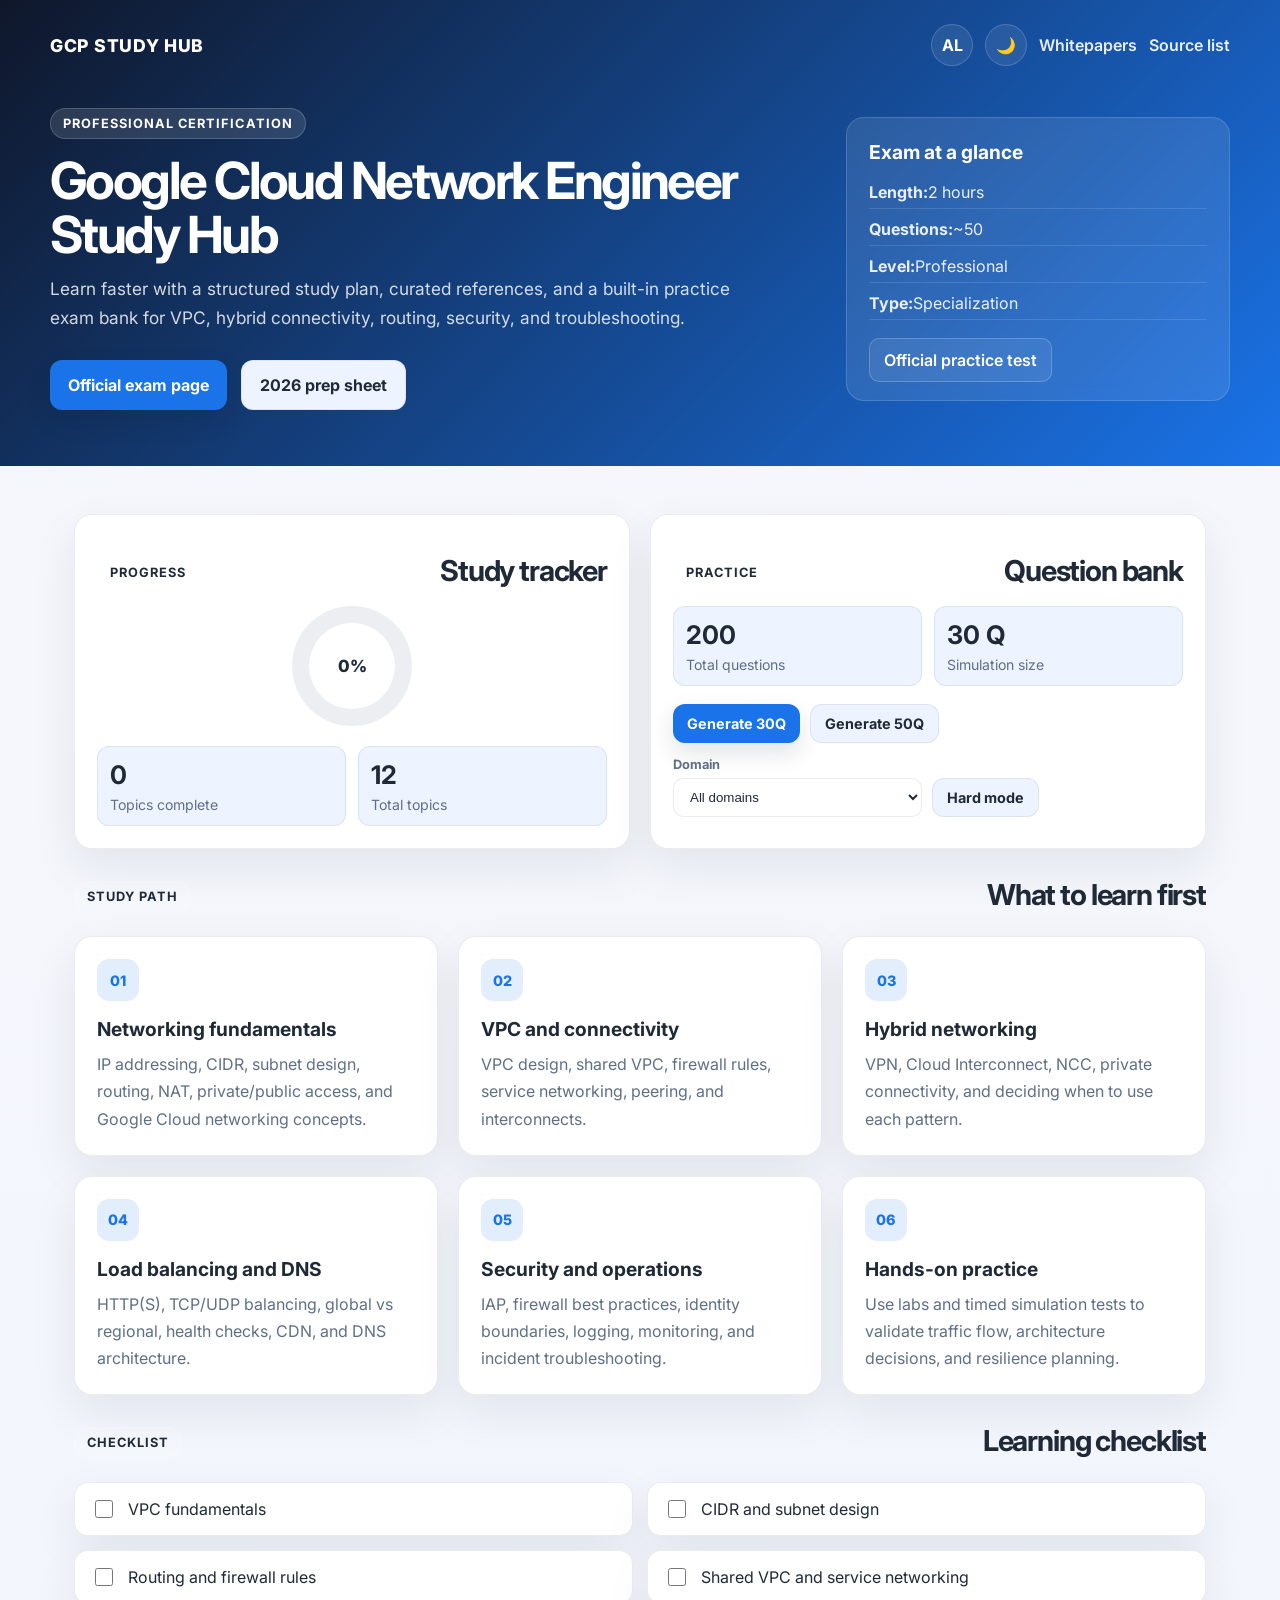
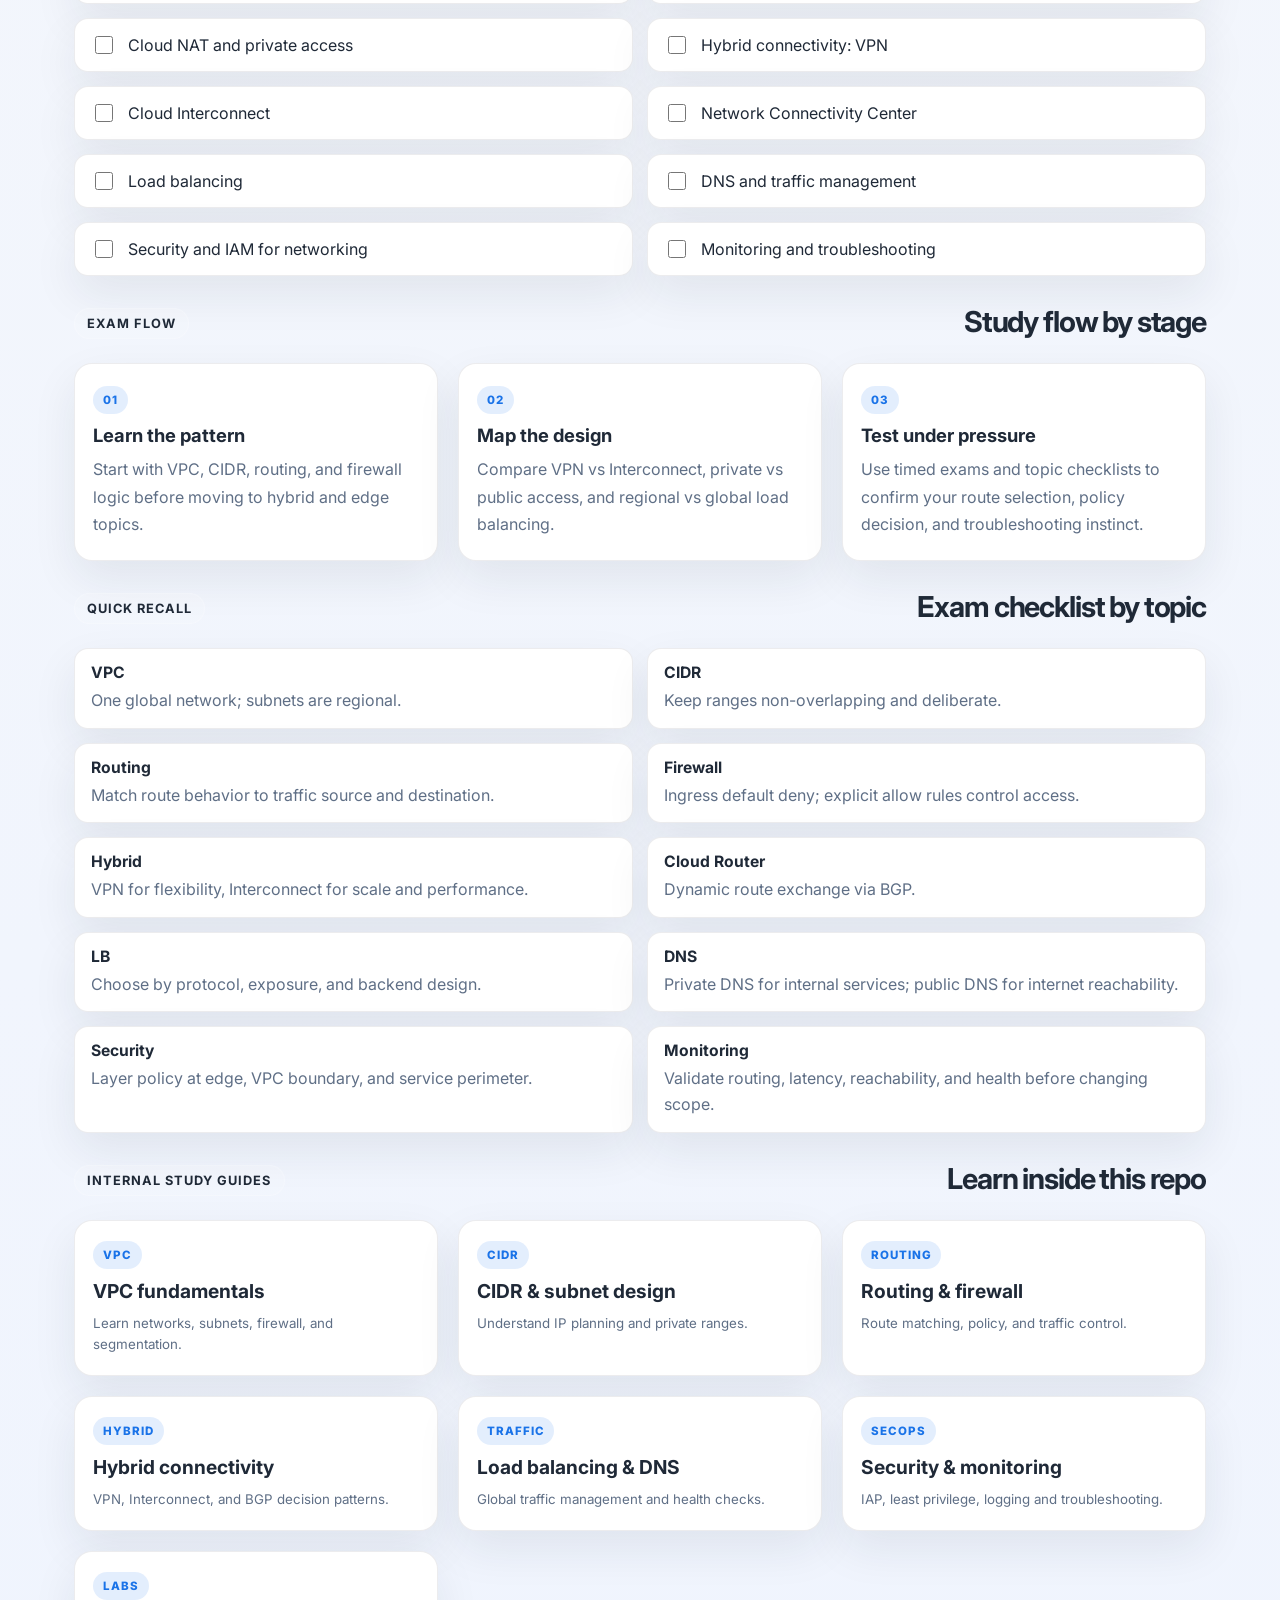
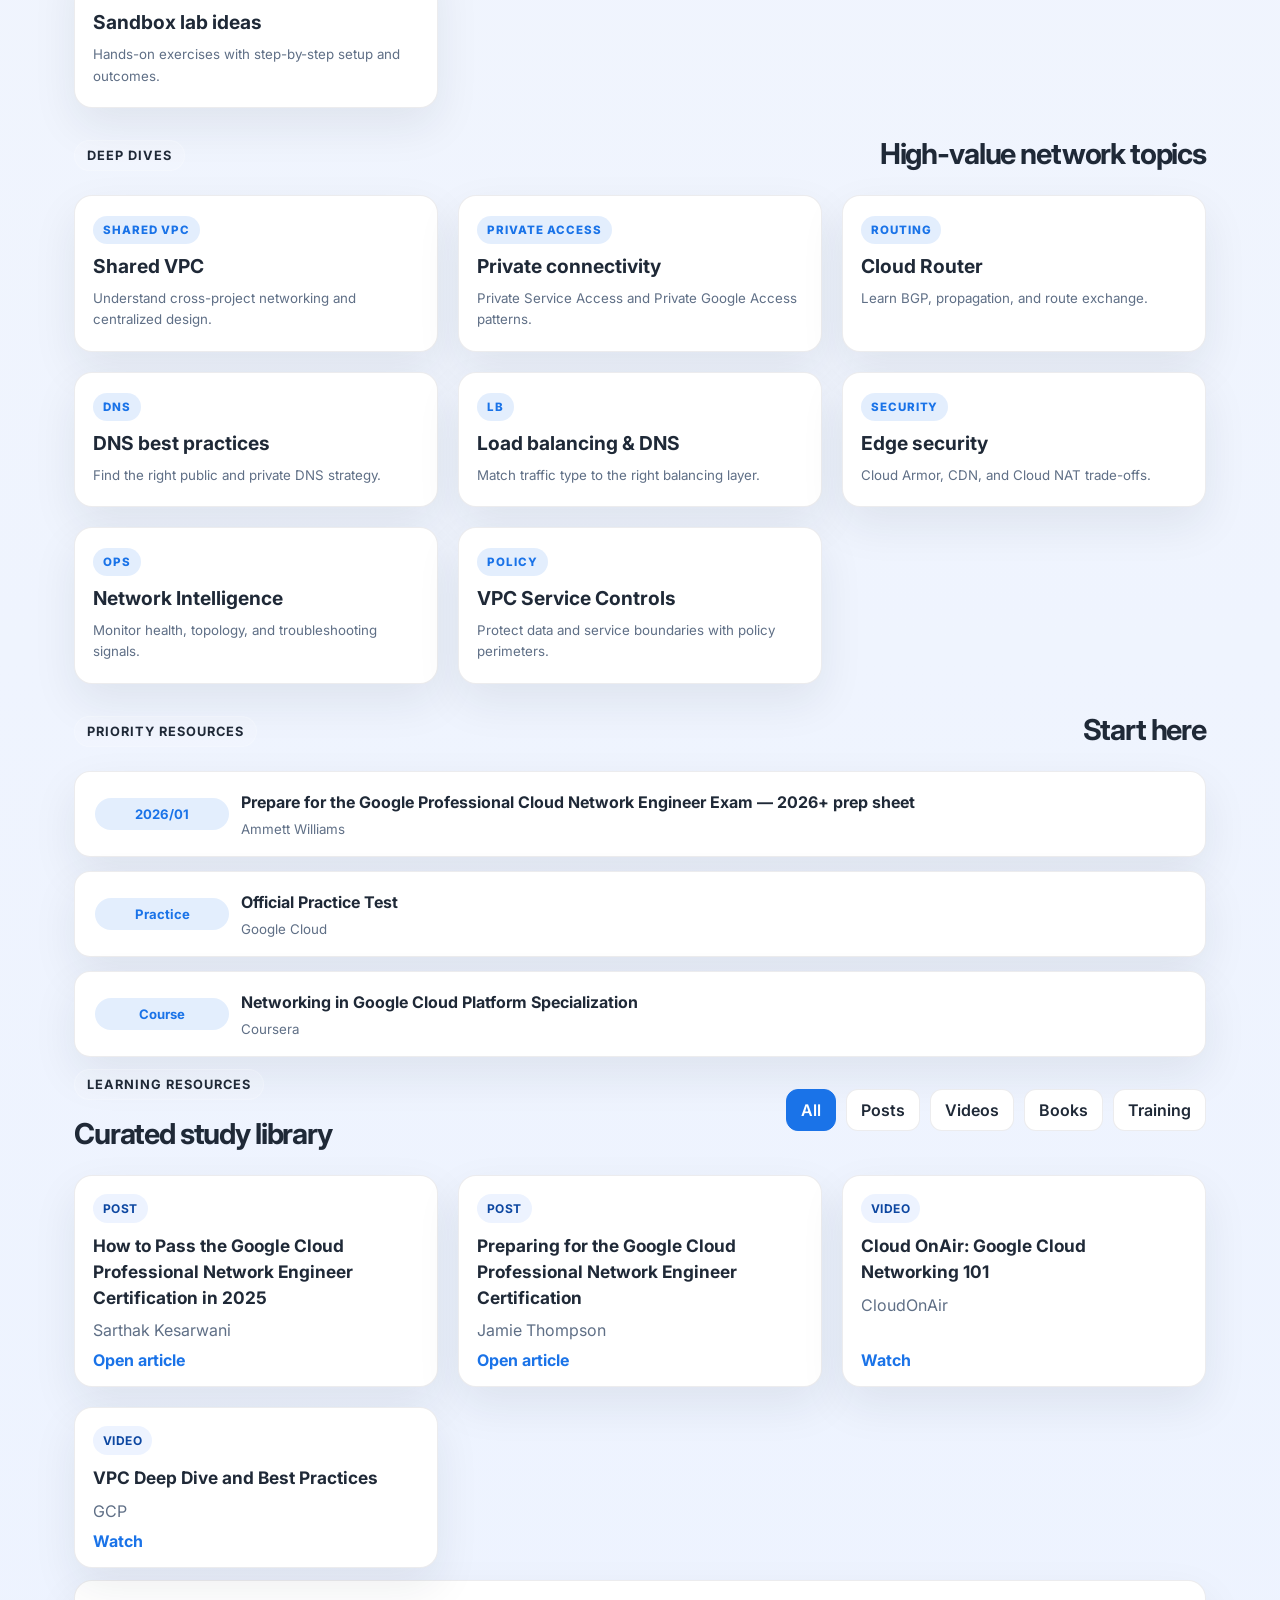
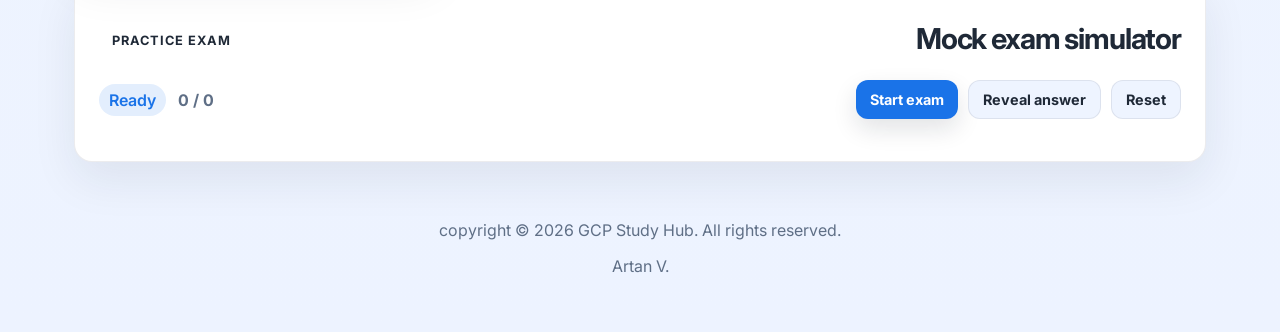
<file: index.html>
<!DOCTYPE html>
<html lang="en">
  <head>
    <meta charset="UTF-8" />
    <meta name="viewport" content="width=device-width, initial-scale=1.0" />
    <title>Google Cloud Network Engineer Study Hub</title>
    <link rel="preconnect" href="https://fonts.googleapis.com" />
    <link rel="preconnect" href="https://fonts.gstatic.com" crossorigin />
    <link href="https://fonts.googleapis.com/css2?family=Inter:wght@400;500;600;700;800&display=swap" rel="stylesheet" />
    <link rel="icon" type="image/svg+xml" href="favicon.svg" />
    <link rel="stylesheet" href="styles.css" />
  </head>
  <body>
    <header class="hero">
      <nav class="topbar">
        <div class="brand">GCP Study Hub</div>
        <div class="nav-actions">
          <button id="languageToggle" class="language-toggle" type="button" aria-label="Switch language">AL</button>
          <button id="themeToggle" class="theme-toggle" type="button" aria-label="Toggle dark mode">🌙</button>
          <a href="whitepapers.html">Whitepapers</a>
          <a href="professional-cloud-network-engineer.md" data-i18n="sourceList">Source list</a>
        </div>
      </nav>

      <div class="hero-inner">
        <div class="hero-copy">
          <span class="eyebrow" data-i18n="certificationLabel">Professional Certification</span>
          <h1 data-i18n="heroTitle">Google Cloud Professional Network Engineer</h1>
          <p data-i18n="heroDescription">
            Learn faster with a structured study plan, curated references, and a built-in practice exam bank for
            VPC, hybrid connectivity, routing, security, and troubleshooting.
          </p>
          <div class="hero-actions">
            <a class="button primary" href="https://cloud.google.com/certification/cloud-network-engineer/" target="_blank" rel="noreferrer" data-i18n="officialExamPage">Official exam page</a>
            <a class="button secondary" href="https://medium.com/google-cloud/prepare-for-the-google-professional-cloud-network-engineer-exam-2026-prep-sheet-2c7bc591f3ff" target="_blank" rel="noreferrer" data-i18n="prepSheet">2026 prep sheet</a>
          </div>
        </div>

        <aside class="hero-card">
          <h3 data-i18n="examAtAGlance">Exam at a glance</h3>
          <ul>
            <li><strong>Length:</strong> 2 hours</li>
            <li><strong>Questions:</strong> ~50</li>
            <li><strong>Level:</strong> Professional</li>
            <li><strong>Type:</strong> Specialization</li>
          </ul>
          <a class="link-button" href="https://cloud.google.com/certification/practice-exam/cloud-network-engineer" target="_blank" rel="noreferrer" data-i18n="officialPracticeTest">Official practice test</a>
        </aside>
      </div>
    </header>

    <main class="container">
      <section class="section dashboard-grid">
        <div class="summary-panel card">
          <div class="section-title compact">
            <span class="small-tag" data-i18n="progress">Progress</span>
            <h2 data-i18n="studyTracker">Study tracker</h2>
          </div>
          <div class="progress-ring-wrap">
            <div class="progress-ring">
              <span id="progressPercent">0%</span>
            </div>
          </div>
          <div class="stat-row">
            <div>
              <strong id="checkedCount">0</strong>
              <span data-i18n="topicsComplete">Topics complete</span>
            </div>
            <div>
              <strong id="totalTopics">0</strong>
              <span data-i18n="totalTopics">Total topics</span>
            </div>
          </div>
        </div>

        <div class="summary-panel card">
          <div class="section-title compact">
            <span class="small-tag">Practice</span>
            <h2 data-i18n="questionBank">Question bank</h2>
          </div>
          <div class="question-bank-meta">
            <div>
              <strong id="bankCount">150</strong>
              <span data-i18n="totalQuestions">Total questions</span>
            </div>
            <div>
              <strong id="examModeLabel">30 Q</strong>
              <span data-i18n="simulationSize">Simulation size</span>
            </div>
          </div>
          <div class="exam-actions">
            <button class="button primary small" id="generate30Btn" type="button" data-i18n="generate30">Generate 30Q</button>
            <button class="button secondary small" id="generate50Btn" type="button" data-i18n="generate50">Generate 50Q</button>
          </div>
          <div class="exam-advanced-controls">
            <label class="exam-domain-control" for="examDomainSelect">
              <span>Domain</span>
              <select id="examDomainSelect" aria-label="Select question domain">
                <option value="all">All domains</option>
                <option value="VPC & Subnetting">VPC &amp; Subnetting</option>
                <option value="Routing & BGP">Routing &amp; BGP</option>
                <option value="Hybrid Connectivity">Hybrid Connectivity</option>
                <option value="Security & Firewall">Security &amp; Firewall</option>
                <option value="DNS & Load Balancing">DNS &amp; Load Balancing</option>
                <option value="Monitoring & Troubleshooting">Monitoring &amp; Troubleshooting</option>
                <option value="Private Access & Service Controls">Private Access &amp; Service Controls</option>
              </select>
            </label>
            <button class="button secondary small" id="hardModeBtn" type="button" aria-pressed="false">Hard mode</button>
          </div>
        </div>
      </section>

      <section class="section">
        <div class="section-title">
          <span class="small-tag">Study path</span>
          <h2>What to learn first</h2>
        </div>

        <div class="roadmap-grid">
          <article class="card roadmap">
            <span>01</span>
            <h3>Networking fundamentals</h3>
            <p>IP addressing, CIDR, subnet design, routing, NAT, private/public access, and Google Cloud networking concepts.</p>
          </article>

          <article class="card roadmap">
            <span>02</span>
            <h3>VPC and connectivity</h3>
            <p>VPC design, shared VPC, firewall rules, service networking, peering, and interconnects.</p>
          </article>

          <article class="card roadmap">
            <span>03</span>
            <h3>Hybrid networking</h3>
            <p>VPN, Cloud Interconnect, NCC, private connectivity, and deciding when to use each pattern.</p>
          </article>

          <article class="card roadmap">
            <span>04</span>
            <h3>Load balancing and DNS</h3>
            <p>HTTP(S), TCP/UDP balancing, global vs regional, health checks, CDN, and DNS architecture.</p>
          </article>

          <article class="card roadmap">
            <span>05</span>
            <h3>Security and operations</h3>
            <p>IAP, firewall best practices, identity boundaries, logging, monitoring, and incident troubleshooting.</p>
          </article>

          <article class="card roadmap">
            <span>06</span>
            <h3>Hands-on practice</h3>
            <p>Use labs and timed simulation tests to validate traffic flow, architecture decisions, and resilience planning.</p>
          </article>
        </div>
      </section>

      <section class="section">
        <div class="section-title">
          <span class="small-tag">Checklist</span>
          <h2>Learning checklist</h2>
        </div>

        <div id="topicChecklist" class="checklist"></div>
      </section>

      <section class="section">
        <div class="section-title">
          <span class="small-tag">Exam flow</span>
          <h2>Study flow by stage</h2>
        </div>

        <div class="study-flow">
          <article class="flow-card">
            <span>01</span>
            <h3>Learn the pattern</h3>
            <p>Start with VPC, CIDR, routing, and firewall logic before moving to hybrid and edge topics.</p>
          </article>
          <article class="flow-card">
            <span>02</span>
            <h3>Map the design</h3>
            <p>Compare VPN vs Interconnect, private vs public access, and regional vs global load balancing.</p>
          </article>
          <article class="flow-card">
            <span>03</span>
            <h3>Test under pressure</h3>
            <p>Use timed exams and topic checklists to confirm your route selection, policy decision, and troubleshooting instinct.</p>
          </article>
        </div>
      </section>

      <section class="section">
        <div class="section-title">
          <span class="small-tag">Quick recall</span>
          <h2>Exam checklist by topic</h2>
        </div>

        <div class="exam-checklist">
          <div class="exam-checklist-item"><strong>VPC</strong><span>One global network; subnets are regional.</span></div>
          <div class="exam-checklist-item"><strong>CIDR</strong><span>Keep ranges non-overlapping and deliberate.</span></div>
          <div class="exam-checklist-item"><strong>Routing</strong><span>Match route behavior to traffic source and destination.</span></div>
          <div class="exam-checklist-item"><strong>Firewall</strong><span>Ingress default deny; explicit allow rules control access.</span></div>
          <div class="exam-checklist-item"><strong>Hybrid</strong><span>VPN for flexibility, Interconnect for scale and performance.</span></div>
          <div class="exam-checklist-item"><strong>Cloud Router</strong><span>Dynamic route exchange via BGP.</span></div>
          <div class="exam-checklist-item"><strong>LB</strong><span>Choose by protocol, exposure, and backend design.</span></div>
          <div class="exam-checklist-item"><strong>DNS</strong><span>Private DNS for internal services; public DNS for internet reachability.</span></div>
          <div class="exam-checklist-item"><strong>Security</strong><span>Layer policy at edge, VPC boundary, and service perimeter.</span></div>
          <div class="exam-checklist-item"><strong>Monitoring</strong><span>Validate routing, latency, reachability, and health before changing scope.</span></div>
        </div>
      </section>

      <section class="section">
        <div class="section-title">
          <span class="small-tag">Internal study guides</span>
          <h2>Learn inside this repo</h2>
        </div>

        <div class="topic-grid">
          <a class="topic-card" href="topics/vpc-fundamentals.html">
            <span>VPC</span>
            <strong>VPC fundamentals</strong>
            <small>Learn networks, subnets, firewall, and segmentation.</small>
          </a>
          <a class="topic-card" href="topics/cidr-subnet-design.html">
            <span>CIDR</span>
            <strong>CIDR & subnet design</strong>
            <small>Understand IP planning and private ranges.</small>
          </a>
          <a class="topic-card" href="topics/routing-firewall.html">
            <span>Routing</span>
            <strong>Routing & firewall</strong>
            <small>Route matching, policy, and traffic control.</small>
          </a>
          <a class="topic-card" href="topics/hybrid-connectivity.html">
            <span>Hybrid</span>
            <strong>Hybrid connectivity</strong>
            <small>VPN, Interconnect, and BGP decision patterns.</small>
          </a>
          <a class="topic-card" href="topics/load-balancing-dns.html">
            <span>Traffic</span>
            <strong>Load balancing & DNS</strong>
            <small>Global traffic management and health checks.</small>
          </a>
          <a class="topic-card" href="topics/security-monitoring.html">
            <span>SecOps</span>
            <strong>Security & monitoring</strong>
            <small>IAP, least privilege, logging and troubleshooting.</small>
          </a>
          <a class="topic-card" href="topics/sandbox-labs.html">
            <span>Labs</span>
            <strong>Sandbox lab ideas</strong>
            <small>Hands-on exercises with step-by-step setup and outcomes.</small>
          </a>
        </div>
      </section>

      <section class="section">
        <div class="section-title">
          <span class="small-tag">Deep dives</span>
          <h2>High-value network topics</h2>
        </div>

        <div class="deep-dive-grid">
          <a class="deep-dive-card" href="topics/shared-vpc.html">
            <span>Shared VPC</span>
            <strong>Shared VPC</strong>
            <small>Understand cross-project networking and centralized design.</small>
          </a>
          <a class="deep-dive-card" href="topics/private-connectivity.html">
            <span>Private access</span>
            <strong>Private connectivity</strong>
            <small>Private Service Access and Private Google Access patterns.</small>
          </a>
          <a class="deep-dive-card" href="topics/cloud-router.html">
            <span>Routing</span>
            <strong>Cloud Router</strong>
            <small>Learn BGP, propagation, and route exchange.</small>
          </a>
          <a class="deep-dive-card" href="topics/dns-best-practices.html">
            <span>DNS</span>
            <strong>DNS best practices</strong>
            <small>Find the right public and private DNS strategy.</small>
          </a>
          <a class="deep-dive-card" href="topics/load-balancing-dns.html">
            <span>LB</span>
            <strong>Load balancing & DNS</strong>
            <small>Match traffic type to the right balancing layer.</small>
          </a>
          <a class="deep-dive-card" href="topics/edge-security.html">
            <span>Security</span>
            <strong>Edge security</strong>
            <small>Cloud Armor, CDN, and Cloud NAT trade-offs.</small>
          </a>
          <a class="deep-dive-card" href="topics/network-deep-dives.html#network-intelligence-centre">
            <span>Ops</span>
            <strong>Network Intelligence</strong>
            <small>Monitor health, topology, and troubleshooting signals.</small>
          </a>
          <a class="deep-dive-card" href="topics/network-deep-dives.html#vpc-service-controls">
            <span>Policy</span>
            <strong>VPC Service Controls</strong>
            <small>Protect data and service boundaries with policy perimeters.</small>
          </a>
        </div>
      </section>

      <section class="section">
        <div class="section-title">
          <span class="small-tag">Priority resources</span>
          <h2>Start here</h2>
        </div>

        <div class="priority-list">
          <a class="priority-item" href="https://medium.com/google-cloud/prepare-for-the-google-professional-cloud-network-engineer-exam-2026-prep-sheet-2c7bc591f3ff" target="_blank" rel="noreferrer">
            <span class="priority-date">2026/01</span>
            <div>
              <strong>Prepare for the Google Professional Cloud Network Engineer Exam — 2026+ prep sheet</strong>
              <small>Ammett Williams</small>
            </div>
          </a>

          <a class="priority-item" href="https://cloud.google.com/certification/practice-exam/cloud-network-engineer" target="_blank" rel="noreferrer">
            <span class="priority-date">Practice</span>
            <div>
              <strong>Official Practice Test</strong>
              <small>Google Cloud</small>
            </div>
          </a>

          <a class="priority-item" href="https://www.coursera.org/specializations/networking-google-cloud-platform" target="_blank" rel="noreferrer">
            <span class="priority-date">Course</span>
            <div>
              <strong>Networking in Google Cloud Platform Specialization</strong>
              <small>Coursera</small>
            </div>
          </a>
        </div>
      </section>

      <section class="section">
        <div class="section-title with-actions">
          <div>
            <span class="small-tag">Learning resources</span>
            <h2>Curated study library</h2>
          </div>

          <div class="filters" aria-label="Resource categories">
            <button class="filter active" data-filter="all" type="button">All</button>
            <button class="filter" data-filter="posts" type="button">Posts</button>
            <button class="filter" data-filter="videos" type="button">Videos</button>
            <button class="filter" data-filter="books" type="button">Books</button>
            <button class="filter" data-filter="training" type="button">Training</button>
          </div>
        </div>

        <div class="resource-grid">
          <article class="resource-card" data-category="posts">
            <span class="resource-type">Post</span>
            <h3>How to Pass the Google Cloud Professional Network Engineer Certification in 2025</h3>
            <p>Sarthak Kesarwani</p>
            <a href="https://medium.com/google-cloud/how-to-pass-the-google-cloud-professional-network-engineer-certification-in-2025-5317ebe3b90c" target="_blank" rel="noreferrer">Open article</a>
          </article>

          <article class="resource-card" data-category="posts">
            <span class="resource-type">Post</span>
            <h3>Preparing for the Google Cloud Professional Network Engineer Certification</h3>
            <p>Jamie Thompson</p>
            <a href="https://medium.com/google-cloud/preparing-for-the-google-cloud-professional-network-engineer-certification-7c0a958208f3" target="_blank" rel="noreferrer">Open article</a>
          </article>

          <article class="resource-card" data-category="videos">
            <span class="resource-type">Video</span>
            <h3>Cloud OnAir: Google Cloud Networking 101</h3>
            <p>CloudOnAir</p>
            <a href="https://www.youtube.com/watch?v=0hN-dyOV10c" target="_blank" rel="noreferrer">Watch</a>
          </article>

          <article class="resource-card" data-category="videos">
            <span class="resource-type">Video</span>
            <h3>VPC Deep Dive and Best Practices</h3>
            <p>GCP</p>
            <a href="https://www.youtube.com/watch?v=wmP6SQe5J7g" target="_blank" rel="noreferrer">Watch</a>
          </article>

        </div>
      </section>

      <section class="section practice-panel card">
        <div class="section-title">
          <span class="small-tag">Practice exam</span>
          <h2>Mock exam simulator</h2>
        </div>

        <div class="practice-header">
          <div class="practice-meta">
            <span id="practiceStatus">Ready</span>
            <strong id="practiceTimer">0 / 0</strong>
          </div>
          <div class="practice-actions">
            <button class="button primary small" id="startExamBtn" type="button">Start exam</button>
            <button class="button secondary small" id="showAnswerBtn" type="button">Reveal answer</button>
            <button class="button secondary small" id="resetExamBtn" type="button">Reset</button>
          </div>
        </div>

        <div id="practiceExam" class="practice-exam hidden">
          <div class="question-progress">
            <div id="progressBar"></div>
          </div>

          <div id="questionCard" class="question-card"></div>

          <div class="exam-nav">
            <button class="button secondary small" id="prevBtn" type="button">Previous</button>
            <button class="button primary small" id="nextBtn" type="button">Next</button>
          </div>
        </div>

        <div id="examSummary" class="exam-summary hidden"></div>
      </section>
    </main>

    <footer class="footer">
      <p>copyright &copy; 2026 GCP Study Hub. All rights reserved.</p>
      <p>Artan V.</p>
    </footer>

    <script src="script.js"></script>
  </body>
</html>
</file>
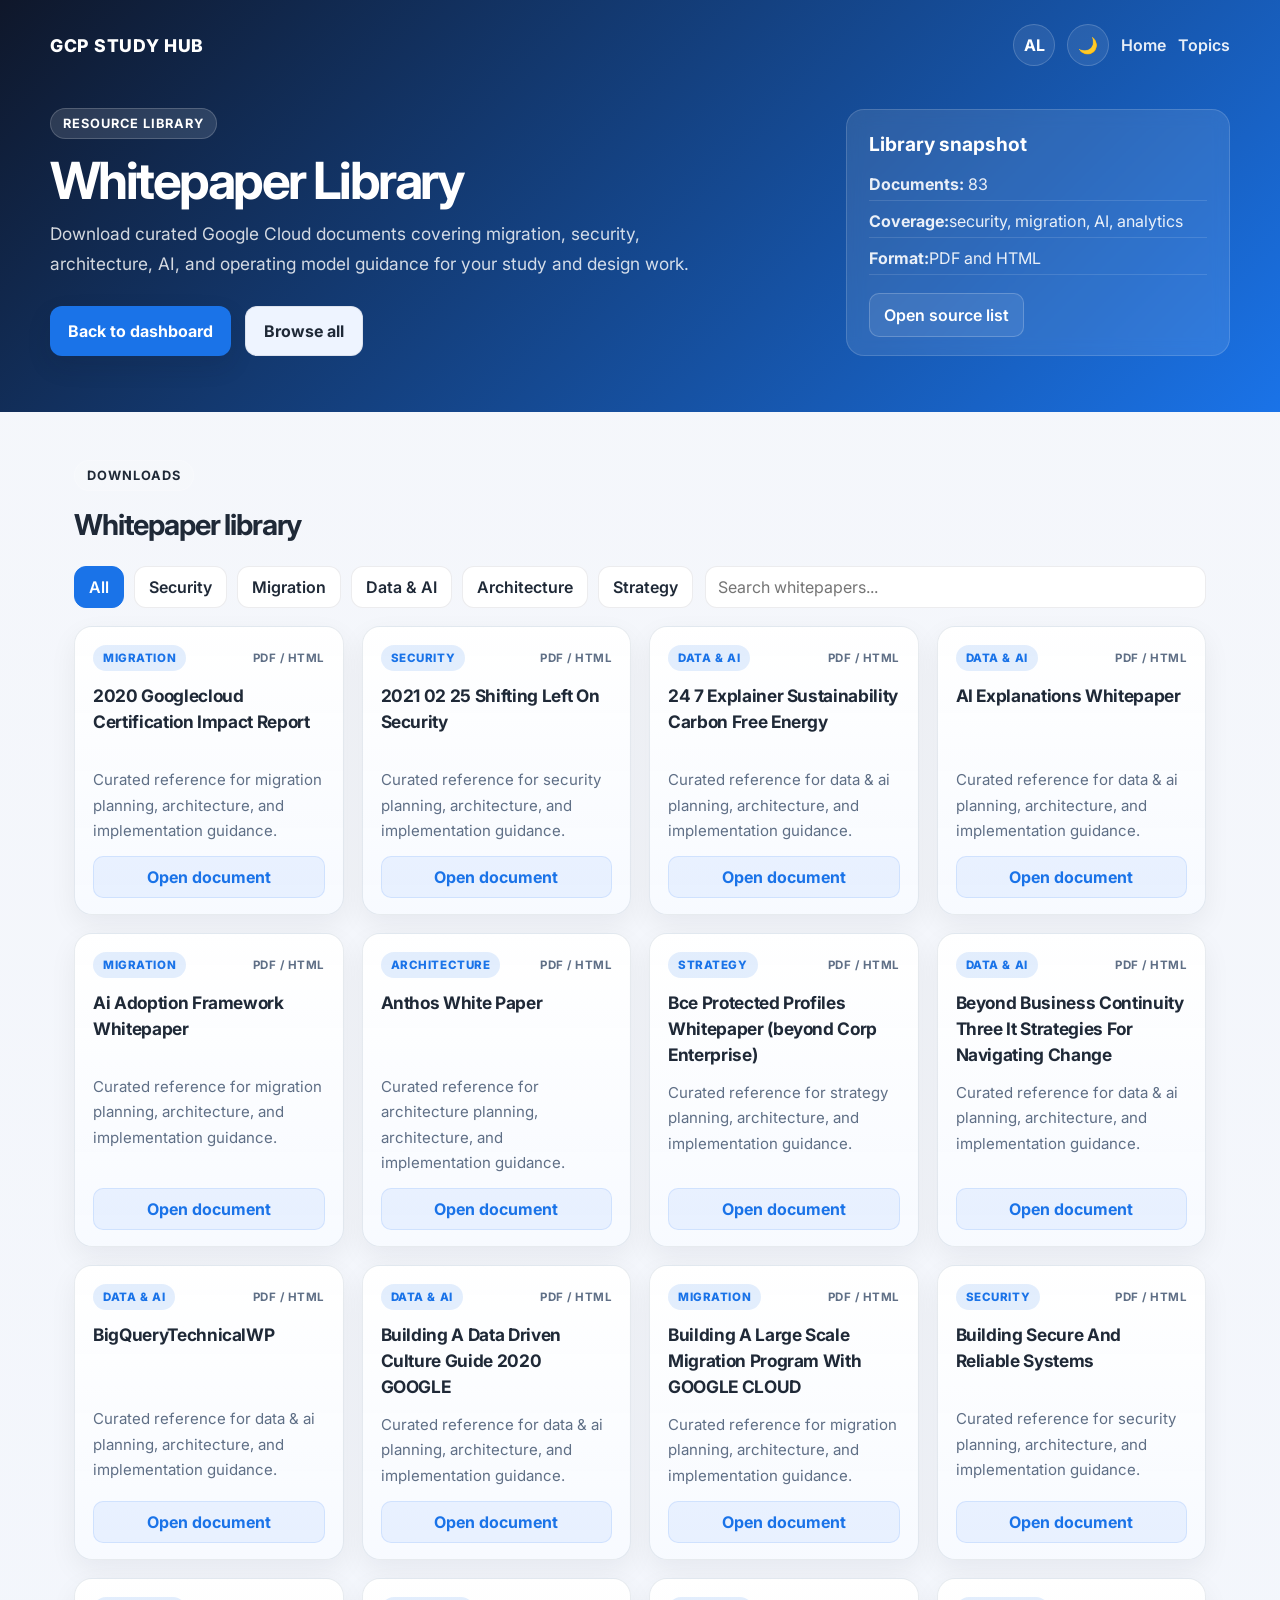
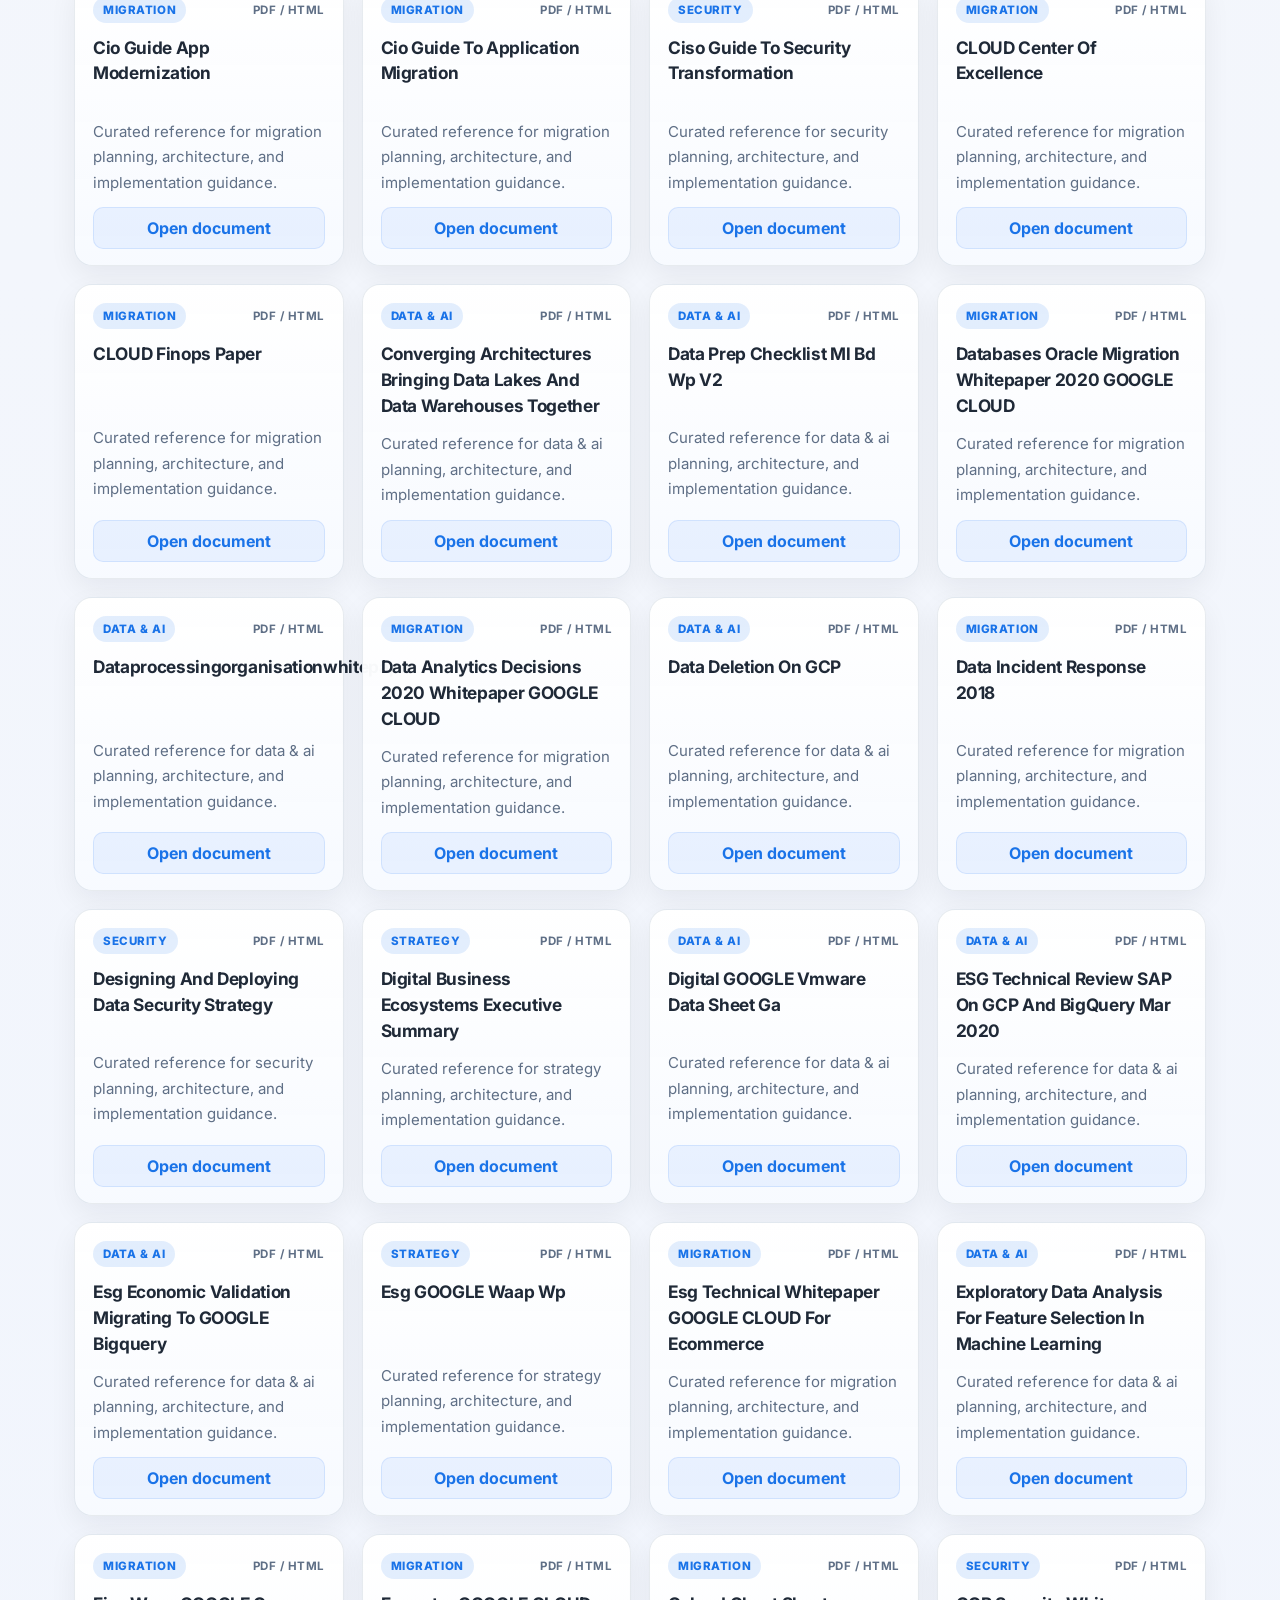
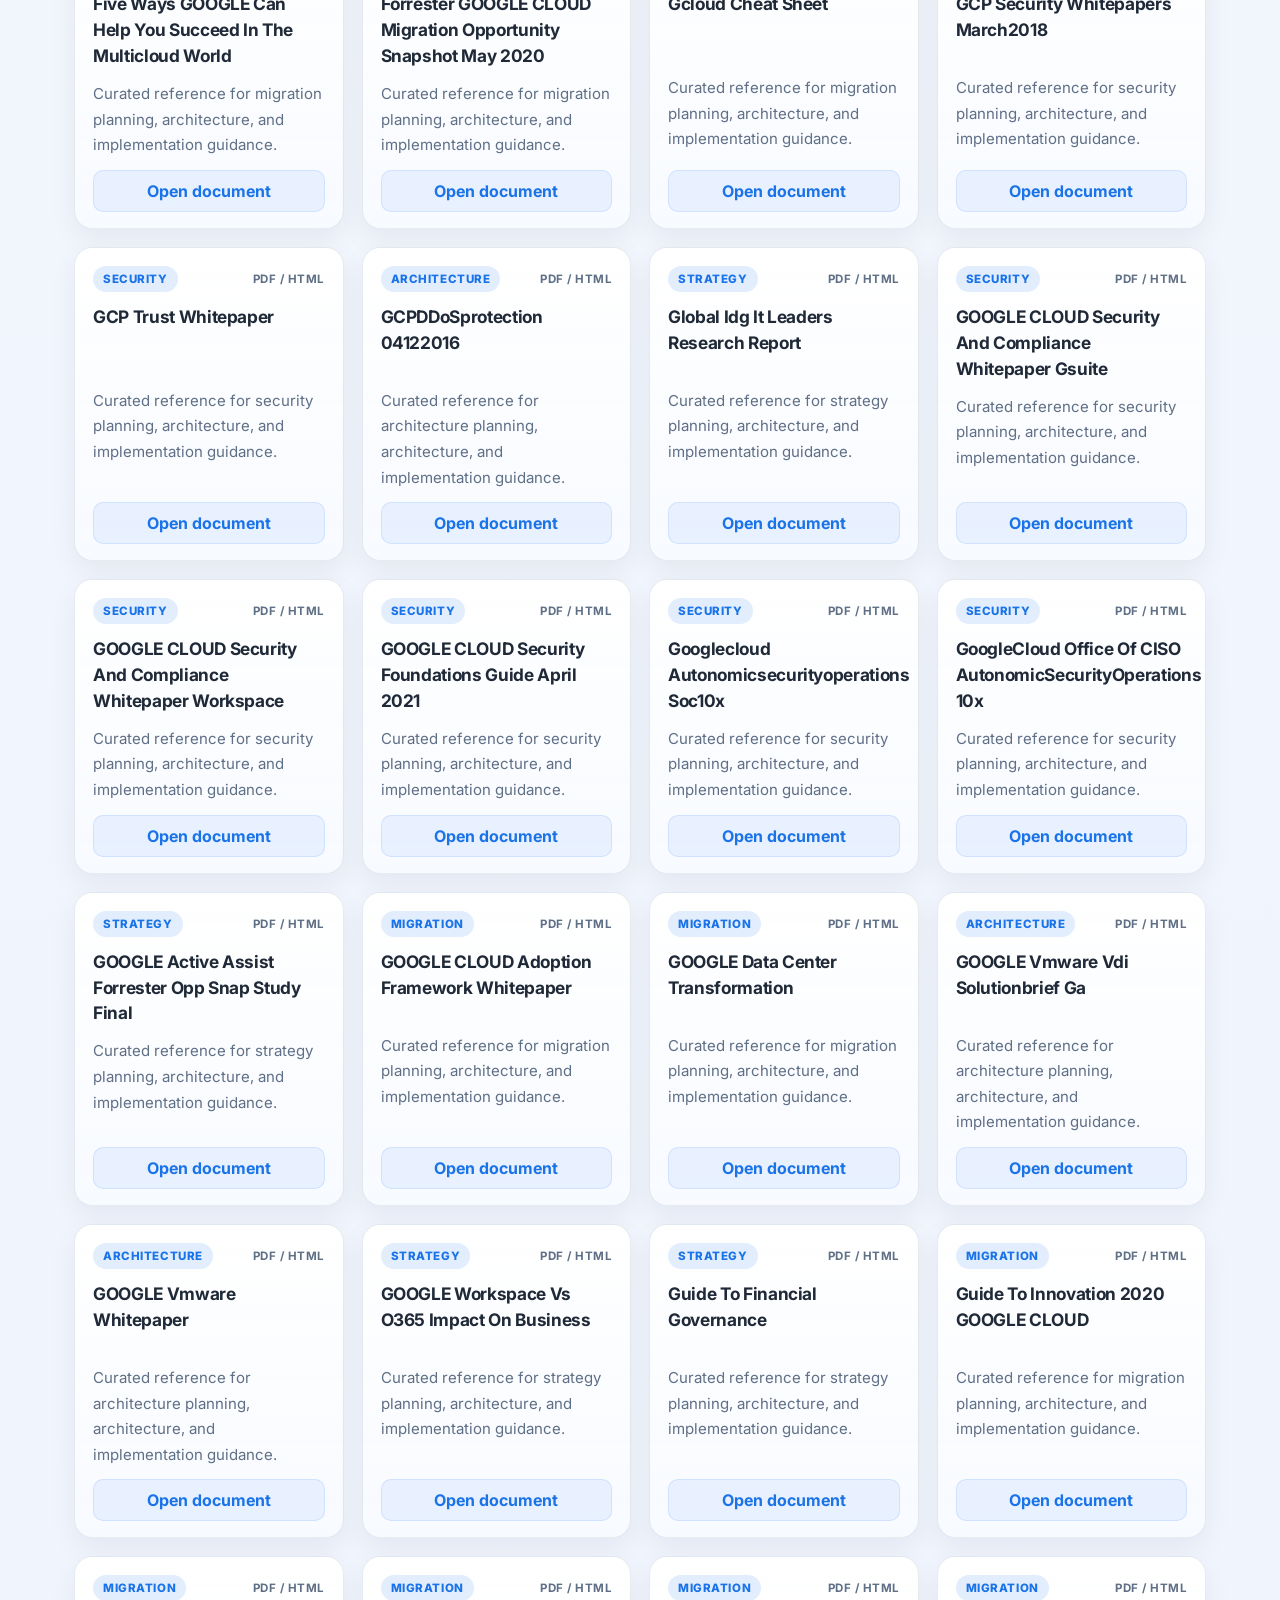
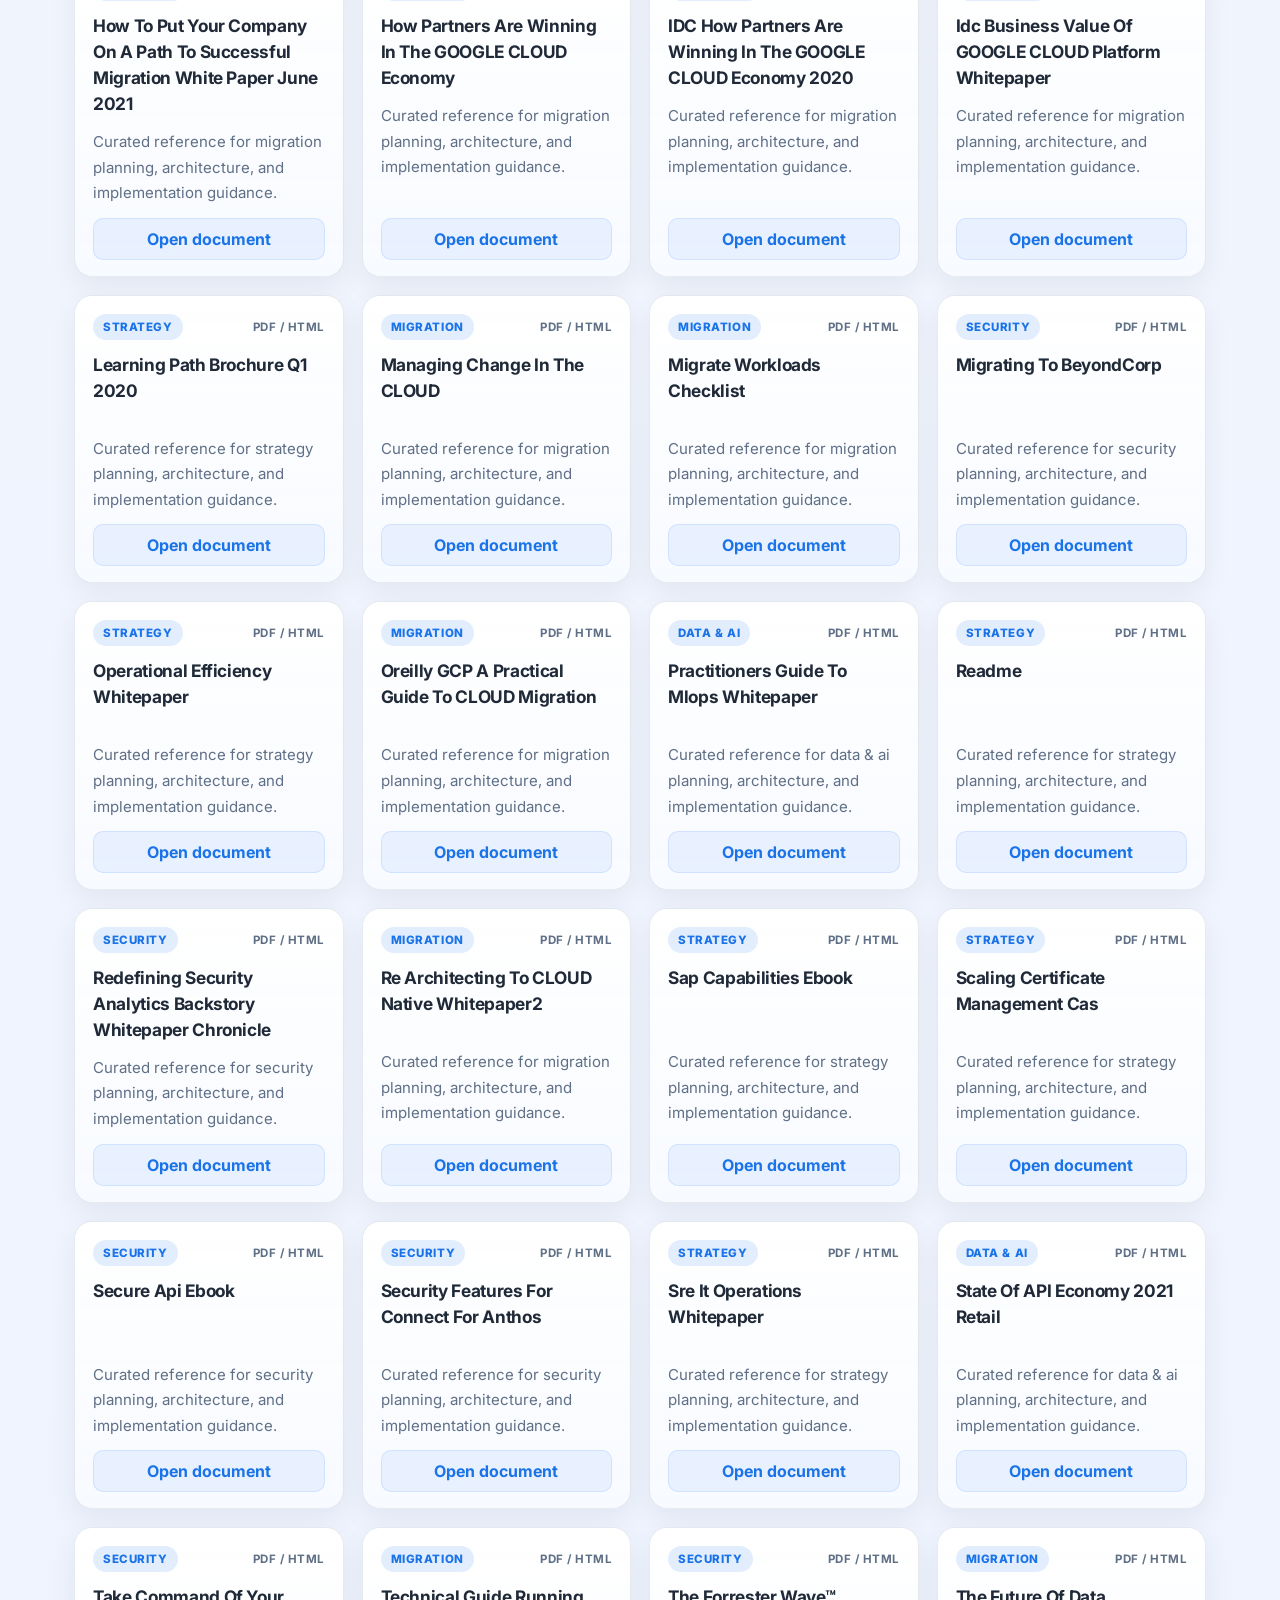
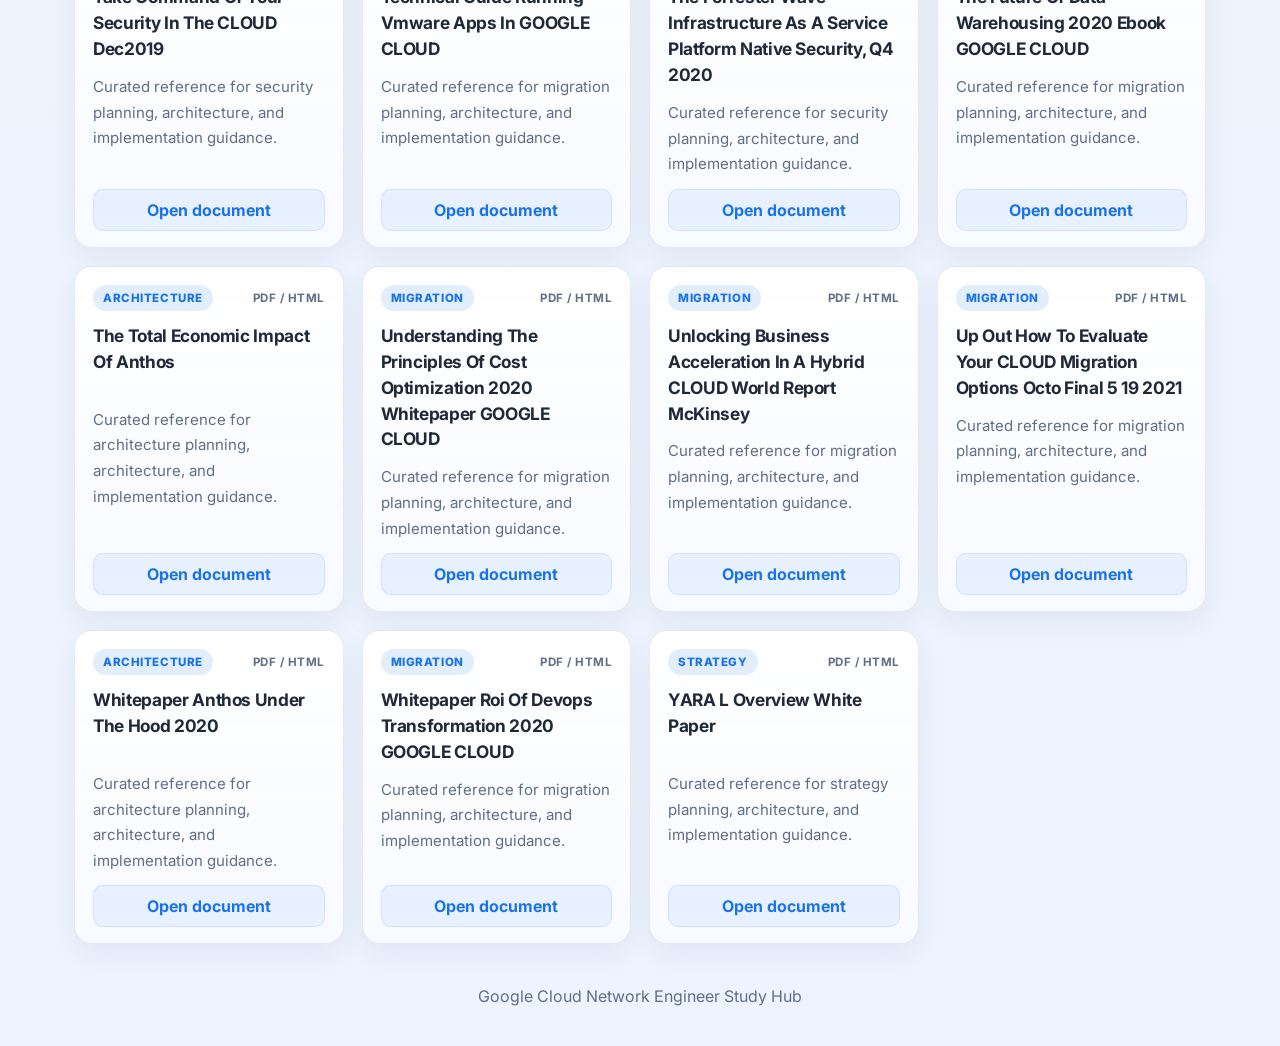
<file: whitepapers.html>
<!DOCTYPE html>
<html lang="en">
  <head>
    <meta charset="UTF-8" />
    <meta name="viewport" content="width=device-width, initial-scale=1.0" />
    <title>Whitepaper Library | GCP Study Hub</title>
    <link rel="preconnect" href="https://fonts.googleapis.com" />
    <link rel="preconnect" href="https://fonts.gstatic.com" crossorigin />
    <link href="https://fonts.googleapis.com/css2?family=Inter:wght@400;500;600;700;800&display=swap" rel="stylesheet" />
    <link rel="icon" type="image/svg+xml" href="favicon.svg" />
    <link rel="stylesheet" href="styles.css" />
  </head>
  <body>
    <header class="hero">
      <nav class="topbar">
        <div class="brand">GCP Study Hub</div>
        <div class="nav-actions">
          <button id="languageToggle" class="language-toggle" type="button" aria-label="Switch language">AL</button>
          <button id="themeToggle" class="theme-toggle" type="button" aria-label="Toggle dark mode">🌙</button>
          <a href="index.html">Home</a>
          <a href="topics/vpc-fundamentals.html">Topics</a>
        </div>
      </nav>

      <div class="hero-inner">
        <div class="hero-copy">
          <span class="eyebrow">Resource library</span>
          <h1>Whitepapers & reference guides</h1>
          <p>
            Download curated Google Cloud documents covering migration, security, architecture,
            AI, and operating model guidance for your study and design work.
          </p>
          <div class="hero-actions">
            <a class="button primary" href="index.html">Back to dashboard</a>
            <a class="button secondary" href="#whitepaperList">Browse all</a>
          </div>
        </div>

        <aside class="hero-card">
          <h3>Library snapshot</h3>
          <ul>
            <li><strong>Documents:</strong> <span id="whitepaperCount">0</span></li>
            <li><strong>Coverage:</strong> security, migration, AI, analytics</li>
            <li><strong>Format:</strong> PDF and HTML</li>
          </ul>
          <a class="link-button" href="whitepapers/readme.md" target="_blank" rel="noreferrer">Open source list</a>
        </aside>
      </div>
    </header>

    <main class="container">
      <section class="section">
        <div class="section-title with-actions">
          <div>
            <span class="small-tag">Downloads</span>
            <h2>Whitepaper library</h2>
          </div>
        </div>

        <div class="whitepaper-toolbar">
          <div class="filters" aria-label="Whitepaper filters">
            <button class="filter active" type="button" data-filter="all">All</button>
            <button class="filter" type="button" data-filter="security">Security</button>
            <button class="filter" type="button" data-filter="migration">Migration</button>
            <button class="filter" type="button" data-filter="data-ai">Data & AI</button>
            <button class="filter" type="button" data-filter="architecture">Architecture</button>
            <button class="filter" type="button" data-filter="strategy">Strategy</button>
          </div>
          <input id="whitepaperSearch" class="whitepaper-search" type="search" placeholder="Search whitepapers..." aria-label="Search whitepapers" />
        </div>
      </section>

      <section class="section">
        <div id="whitepaperList" class="whitepaper-list"></div>
      </section>
    </main>

    <footer class="footer">Google Cloud Network Engineer Study Hub</footer>

    <script src="script.js"></script>
    <script>
      const whitepaperFiles = [
        '2020_googlecloud_certification_impact_report.pdf',
        '2021-02-25-shifting-left-on-security.pdf',
        '24-7-explainer-sustainability-carbon-free-energy.pdf',
        'AI Explanations Whitepaper.pdf',
        'ai_adoption_framework_whitepaper.pdf',
        'anthos_white_paper.pdf',
        'bce-protected-profiles-whitepaper (beyond-corp-enterprise).pdf',
        'beyond-business-continuity-three-it-strategies-for-navigating-change.html',
        'BigQueryTechnicalWP.pdf',
        'building_a_data_driven_culture_guide_2020_google.pdf',
        'Building_a_Large-Scale_Migration_Program_with_Google_Cloud.pdf',
        'building_secure_and_reliable_systems.pdf',
        'cio_guide_app_modernization.pdf',
        'cio_guide_to_application_migration.pdf',
        'ciso-guide-to-security-transformation.pdf',
        'cloud_center_of_excellence.pdf',
        'cloud_finops_paper.pdf',
        'Converging Architectures- Bringing Data Lakes and Data Warehouses Together.pdf',
        'data-prep-checklist-ml-bd-wp-v2.pdf',
        'databases_oracle_migration_whitepaper_2020_google_cloud.pdf',
        'dataprocessingorganisationwhitepaper.pdf',
        'data_analytics_decisions_2020_whitepaper_google_cloud.pdf',
        'data_deletion_on_gcp.pdf',
        'data_incident_response_2018.pdf',
        'designing_and_deploying_data_security_strategy.pdf',
        'Digital Business Ecosystems Executive Summary.pdf',
        'digital_google_vmware_data_sheet_ga.pdf',
        'ESG-Technical-Review-SAP-on-GCP-and-BigQuery-Mar-2020.pdf',
        'esg_economic_validation_migrating_to_google_bigquery.pdf',
        'esg_google_waap_wp.pdf',
        'esg_technical_whitepaper_google_cloud_for_ecommerce.pdf',
        'exploratory_data_analysis_for_feature_selection_in_machine_learning.pdf',
        'five_ways_google_can_help_you_succeed_in_the_multicloud_world.pdf',
        'forrester-google-cloud-migration-opportunity-snapshot-may-2020.pdf',
        'gcloud-cheat-sheet.pdf',
        'gcp-security_whitepapers_march2018.pdf',
        'gcp-trust-whitepaper.pdf',
        'GCPDDoSprotection-04122016.pdf',
        'global_idg_it_leaders_research_report.pdf',
        'google-cloud-security-and-compliance-whitepaper-gsuite.pdf',
        'google-cloud-security-and-compliance-whitepaper-workspace.pdf',
        'google-cloud-security-foundations-guide-april-2021.pdf',
        'googlecloud_autonomicsecurityoperations_soc10x.pdf',
        'GoogleCloud_Office of CISO_AutonomicSecurityOperations_10x.pdf',
        'google_active_assist_forrester_opp_snap_study_final.pdf',
        'google_cloud_adoption_framework_whitepaper.pdf',
        'google_data_center_transformation.pdf',
        'google_vmware_vdi_solutionbrief_ga.pdf',
        'google_vmware_whitepaper.pdf',
        'Google_Workspace_vs_O365_Impact_on_Business.pdf',
        'guide-to-financial-governance.pdf',
        'guide_to_innovation_2020_google_cloud.pdf',
        'how-to-put-your-company-on-a-path-to-successful-migration-white-paper-june-2021.pdf',
        'how_partners_are_winning_in_the_google_cloud_economy.pdf',
        'IDC - How Partners Are Winning in the Google Cloud Economy-2020.pdf',
        'idc_business_value_of_google_cloud_platform_whitepaper.pdf',
        'learning_path_brochure_q1_2020.pdf',
        'managing_change_in_the_cloud.pdf',
        'migrate_workloads_checklist.pdf',
        'Migrating to BeyondCorp.pdf',
        'operational_efficiency_whitepaper.pdf',
        'Oreilly-GCP A Practical Guide to Cloud Migration.pdf',
        'practitioners_guide_to_mlops_whitepaper.pdf',
        'readme.md',
        'Redefining Security Analytics_Backstory Whitepaper-Chronicle.pdf',
        're_architecting_to_cloud_native_whitepaper2.pdf',
        'sap-capabilities-ebook.pdf',
        'scaling_certificate_management_cas.pdf',
        'secure-api-ebook.pdf',
        'security-features-for-connect-for-anthos.pdf',
        'sre-it-operations-whitepaper.pdf',
        'State_of_API_Economy_2021_Retail.pdf',
        'Take command of your security in the cloud-Dec2019.pdf',
        'technical_guide_running_vmware_apps_in_google_cloud.pdf',
        'The Forrester Wave™_ Infrastructure-As-A-Service Platform Native Security, Q4 2020.pdf',
        'the_future_of_data_warehousing_2020_ebook_google_cloud.pdf',
        'the_total_economic_impact_of_anthos.pdf',
        'understanding_the_principles_of_cost_optimization_2020_whitepaper_google_cloud.pdf',
        'Unlocking-business-acceleration-in-a-hybrid-cloud-world-Report-McKinsey.pdf',
        'up-out-how-to-evaluate-your-cloud-migration-options-octo-final-5-19-2021.pdf',
        'whitepaper_anthos_under_the_hood_2020.pdf',
        'whitepaper_roi_of_devops_transformation_2020_google_cloud.pdf',
        'YARA-L Overview White Paper.pdf'
      ];

      const categoryMap = { security: ['security', 'trust', 'compliance', 'secure', 'beyondcorp', 'waf', 'cyber', 'privacy'], migration: ['migration', 'migrate', 'modernization', 'cloud', 'adoption', 'transform', 'incident'], 'data-ai': ['data', 'analytics', 'ai', 'machine', 'bigquery', 'ml', 'warehouse', 'feature'], architecture: ['anthos', 'network', 'vmware', 'infrastructure', 'architecture', 'connect', 'gcp'], strategy: ['guide', 'strategy', 'framework', 'economy', 'roi', 'innovation', 'business', 'governance', 'path', 'learning'] };

      const normalizeName = (value) => value
        .replace(/\.[^.]+$/, '')
        .replace(/[_-]+/g, ' ')
        .replace(/\s+/g, ' ')
        .trim();

      const makeTitle = (fileName) => {
        const raw = normalizeName(fileName);
        const cleaned = raw
          .replace(/\b(?:pdf|html|docx|pptx)\b/gi, '')
          .replace(/\b(?:google|cloud|gcp)\b/gi, (match) => match.toUpperCase())
          .replace(/\s+/g, ' ')
          .trim();

        return cleaned
          .split(' ')
          .map((word) => {
            if (!word) return word;
            if (['AI', 'GCP', 'IDC', 'SAP', 'SRE', 'VPN', 'VPC', 'VMware', 'CISO', 'LDAP', 'BGP', 'IaaS', 'IoT', 'DNS', 'DDoS', 'Anthos', 'BigQuery', 'GKE', 'CI', 'CDO', 'O365', 'API', 'YARA'].includes(word)) {
              return word;
            }
            return word.charAt(0).toUpperCase() + word.slice(1);
          })
          .join(' ');
      };

      const detectCategory = (fileName) => {
        const haystack = fileName.toLowerCase();
        for (const [category, keywords] of Object.entries(categoryMap)) {
          if (keywords.some((keyword) => haystack.includes(keyword))) {
            return category;
          }
        }
        return 'strategy';
      };

      const whitepaperList = document.getElementById('whitepaperList');
      const whitepaperCount = document.getElementById('whitepaperCount');
      const filters = document.querySelectorAll('.filter');
      const whitepaperSearch = document.getElementById('whitepaperSearch');
      let activeFilter = 'all';

      const categoryLabels = {
        en: {
          security: 'Security',
          migration: 'Migration',
          'data-ai': 'Data & AI',
          architecture: 'Architecture',
          strategy: 'Strategy'
        },
        al: {
          security: 'Siguria',
          migration: 'Migrimi',
          'data-ai': 'Të dhëna & AI',
          architecture: 'Arkitektura',
          strategy: 'Strategjia'
        }
      };

      const renderCards = () => {
        const searchTerm = (whitepaperSearch?.value || '').trim().toLowerCase();

        document.querySelectorAll('.whitepaper-card').forEach((card) => {
          const title = (card.dataset.title || '').toLowerCase();
          const category = card.dataset.category || '';
          const matchesFilter = activeFilter === 'all' || category === activeFilter;
          const matchesSearch = !searchTerm || title.includes(searchTerm);
          card.classList.toggle('hidden', !(matchesFilter && matchesSearch));
        });
      };

      const localizedCategoryText = (category, language) => categoryLabels[language]?.[category] || categoryLabels.en[category] || 'Strategy';

      const renderWhitepapers = () => {
        const language = localStorage.getItem('gcp-language') || 'en';
        whitepaperList.innerHTML = '';

        whitepaperFiles.forEach((fileName) => {
          const title = makeTitle(fileName);
          const href = 'whitepapers/' + encodeURI(fileName);
          const category = detectCategory(fileName);
          const categoryLabel = localizedCategoryText(category, language);
          const description = language === 'al'
            ? `Referencë e kuratuar për planifikimin, arkitekturën dhe zbatimin e ${categoryLabel.toLowerCase()}.`
            : `Curated reference for ${categoryLabel.toLowerCase()} planning, architecture, and implementation guidance.`;
          const buttonText = language === 'al' ? 'Hap dokumentin' : 'Open document';

          const article = document.createElement('article');
          article.className = 'whitepaper-card';
          article.dataset.category = category;
          article.dataset.title = title;
          article.innerHTML = `
            <div class="whitepaper-meta">
              <span class="whitepaper-badge">${categoryLabel}</span>
              <span class="whitepaper-format">PDF / HTML</span>
            </div>
            <h3>${title}</h3>
            <p>${description}</p>
            <a href="${href}" target="_blank" rel="noreferrer" download>${buttonText}</a>
          `;
          whitepaperList.appendChild(article);
        });

        whitepaperCount.textContent = whitepaperFiles.length;
        if (whitepaperSearch) {
          whitepaperSearch.placeholder = language === 'al' ? 'Kërkoni whitepapers...' : 'Search whitepapers...';
        }
        renderCards();
      };

      const applyFilter = (selectedFilter) => {
        activeFilter = selectedFilter;
        filters.forEach((item) => item.classList.toggle('active', item.dataset.filter === selectedFilter));
        renderCards();
      };

      renderWhitepapers();

      filters.forEach((button) => {
        button.addEventListener('click', () => applyFilter(button.dataset.filter));
      });

      whitepaperSearch?.addEventListener('input', renderCards);

      const languageToggle = document.getElementById('languageToggle');
      const themeToggle = document.getElementById('themeToggle');

      languageToggle?.addEventListener('click', () => {
        const nextLanguage = (localStorage.getItem('gcp-language') || 'en') === 'en' ? 'al' : 'en';
        localStorage.setItem('gcp-language', nextLanguage);
        languageToggle.textContent = nextLanguage === 'en' ? 'AL' : 'EN';
        languageToggle.setAttribute('aria-label', nextLanguage === 'en' ? 'Switch to Albanian' : 'Switch to English');
        setTimeout(renderWhitepapers, 0);
      });

      themeToggle?.addEventListener('click', () => {
        const nextTheme = (localStorage.getItem('gcp-theme') || 'light') === 'dark' ? 'light' : 'dark';
        localStorage.setItem('gcp-theme', nextTheme);
        document.body.classList.toggle('dark-mode', nextTheme === 'dark');
        themeToggle.textContent = nextTheme === 'dark' ? '☀️' : '🌙';
      });
    </script>
  </body>
</html>
</file>
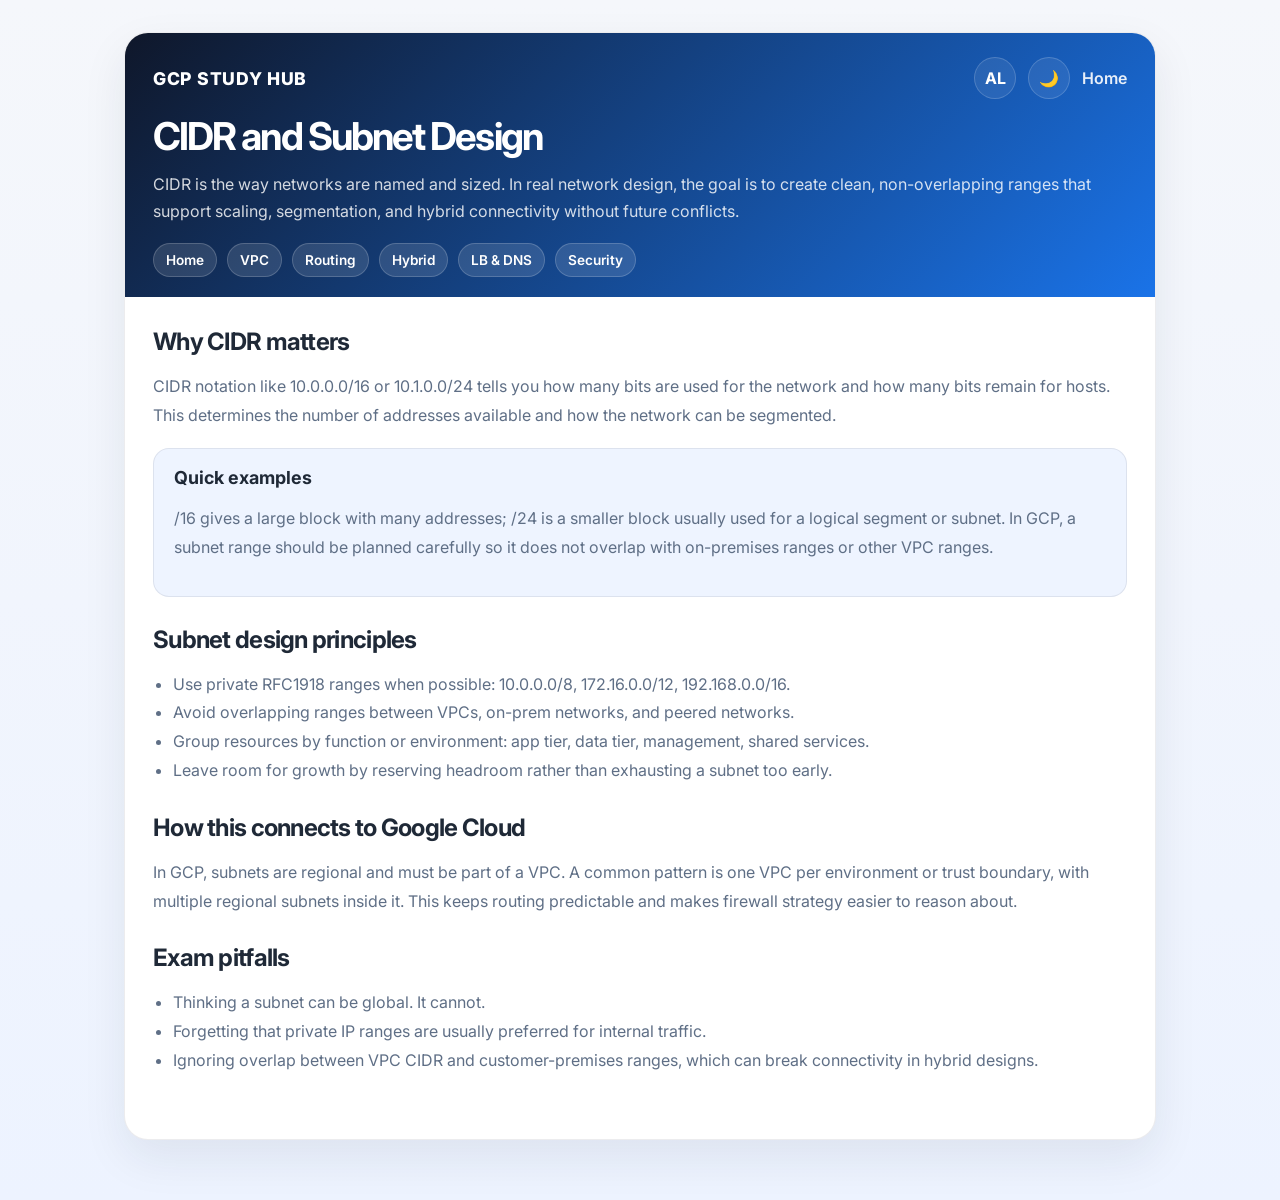
<file: topics/cidr-subnet-design.html>
<!DOCTYPE html>
<html lang="en">
  <head>
    <meta charset="UTF-8" />
    <meta name="viewport" content="width=device-width, initial-scale=1.0" />
    <title>CIDR and Subnet Design</title>
    <link rel="preconnect" href="https://fonts.googleapis.com" />
    <link rel="preconnect" href="https://fonts.gstatic.com" crossorigin />
    <link href="https://fonts.googleapis.com/css2?family=Inter:wght@400;500;600;700;800&display=swap" rel="stylesheet" />
    <link rel="icon" type="image/svg+xml" href="../favicon.svg" />
    <link rel="stylesheet" href="../styles.css" />
  </head>
  <body>
    <div class="topic-page">
      <div class="topic-shell">
        <header class="topic-header">
          <nav class="topbar">
            <div class="brand">GCP Study Hub</div>
            <div class="nav-actions">
              <button id="languageToggle" class="language-toggle" type="button" aria-label="Switch language">AL</button>
              <button id="themeToggle" class="theme-toggle" type="button" aria-label="Toggle dark mode">🌙</button>
              <a href="../index.html" data-i18n="backToDashboard">Back to dashboard</a>
            </div>
          </nav>
          <h1>CIDR and Subnet Design</h1>
          <p>CIDR is the way networks are named and sized. In real network design, the goal is to create clean, non-overlapping ranges that support scaling, segmentation, and hybrid connectivity without future conflicts.</p>
          <div class="topic-nav">
            <a href="../index.html">Home</a>
            <a href="vpc-fundamentals.html">VPC</a>
            <a href="routing-firewall.html">Routing</a>
            <a href="hybrid-connectivity.html">Hybrid</a>
            <a href="load-balancing-dns.html">LB & DNS</a>
            <a href="security-monitoring.html">Security</a>
          </div>
        </header>

        <article class="topic-content">
          <section>
            <h2>Why CIDR matters</h2>
            <p>CIDR notation like 10.0.0.0/16 or 10.1.0.0/24 tells you how many bits are used for the network and how many bits remain for hosts. This determines the number of addresses available and how the network can be segmented.</p>
            <div class="topic-box">
              <h3>Quick examples</h3>
              <p>/16 gives a large block with many addresses; /24 is a smaller block usually used for a logical segment or subnet. In GCP, a subnet range should be planned carefully so it does not overlap with on-premises ranges or other VPC ranges.</p>
            </div>
          </section>

          <section>
            <h2>Subnet design principles</h2>
            <ul>
              <li>Use private RFC1918 ranges when possible: 10.0.0.0/8, 172.16.0.0/12, 192.168.0.0/16.</li>
              <li>Avoid overlapping ranges between VPCs, on-prem networks, and peered networks.</li>
              <li>Group resources by function or environment: app tier, data tier, management, shared services.</li>
              <li>Leave room for growth by reserving headroom rather than exhausting a subnet too early.</li>
            </ul>
          </section>

          <section>
            <h2>How this connects to Google Cloud</h2>
            <p>In GCP, subnets are regional and must be part of a VPC. A common pattern is one VPC per environment or trust boundary, with multiple regional subnets inside it. This keeps routing predictable and makes firewall strategy easier to reason about.</p>
          </section>

          <section>
            <h2>Exam pitfalls</h2>
            <ul>
              <li>Thinking a subnet can be global. It cannot.</li>
              <li>Forgetting that private IP ranges are usually preferred for internal traffic.</li>
              <li>Ignoring overlap between VPC CIDR and customer-premises ranges, which can break connectivity in hybrid designs.</li>
            </ul>
          </section>
        </article>
      </div>
    </div>

    <script src="../script.js"></script>
  </body>
</html>
</file>
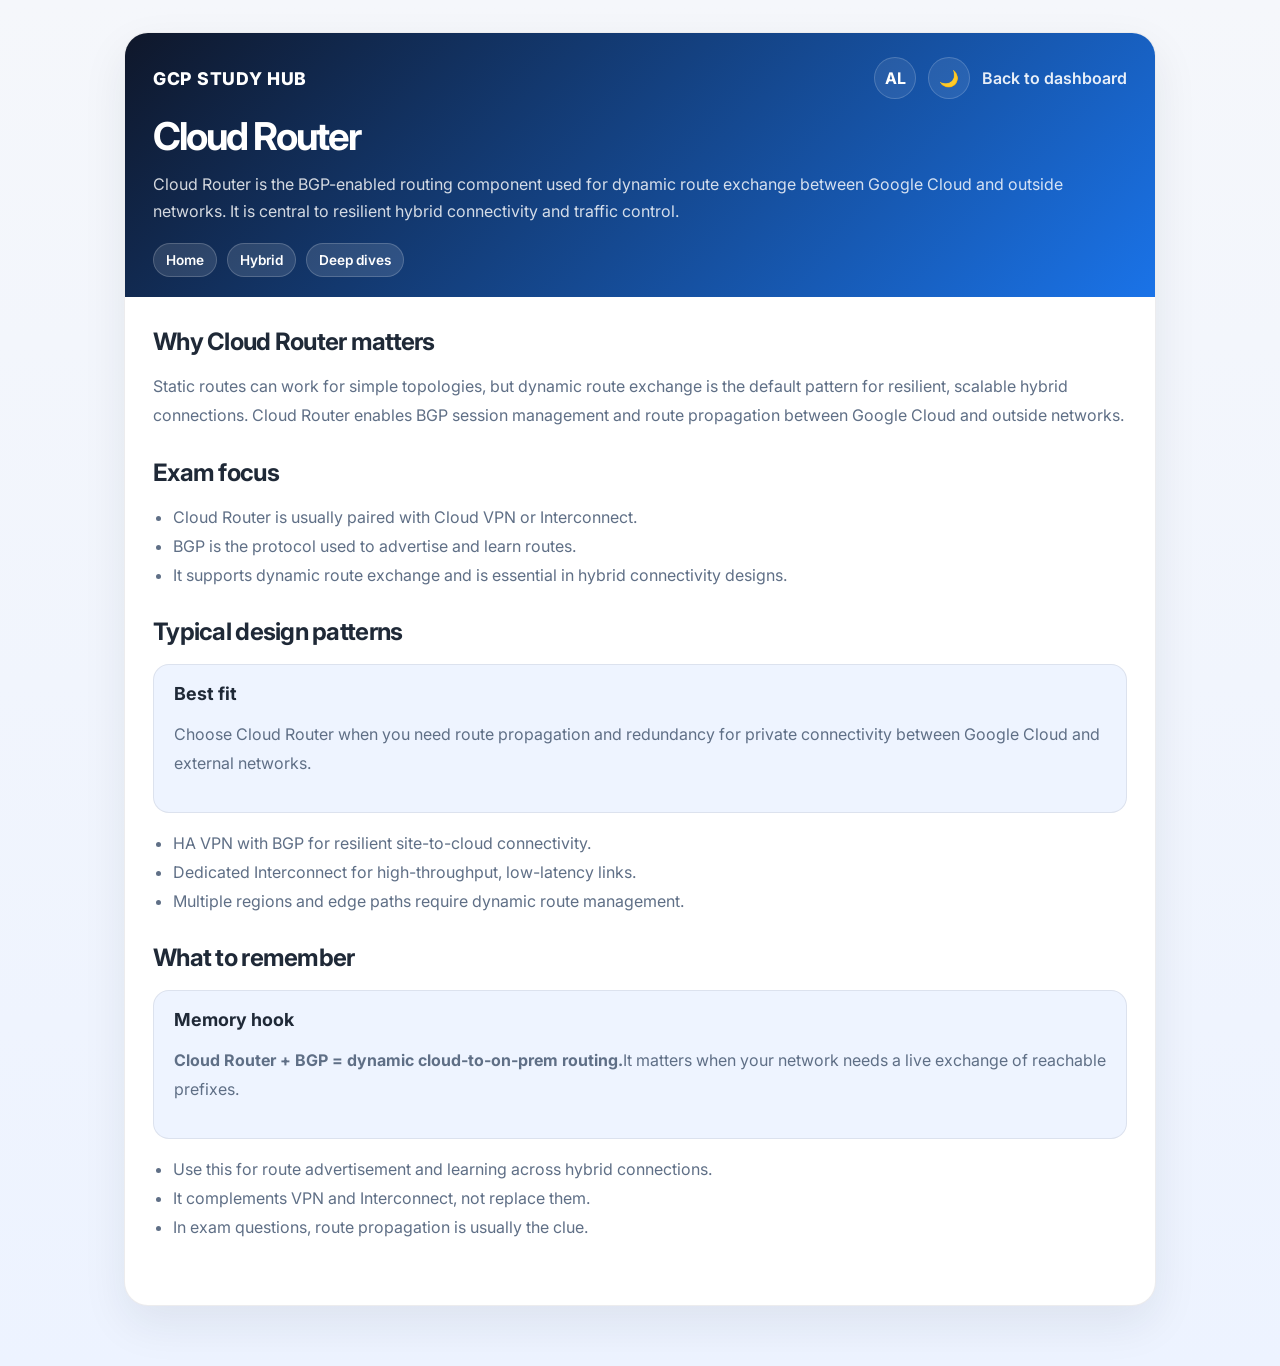
<file: topics/cloud-router.html>
<!DOCTYPE html>
<html lang="en">
  <head>
    <meta charset="UTF-8" />
    <meta name="viewport" content="width=device-width, initial-scale=1.0" />
    <title>Cloud Router</title>
    <link rel="preconnect" href="https://fonts.googleapis.com" />
    <link rel="preconnect" href="https://fonts.gstatic.com" crossorigin />
    <link href="https://fonts.googleapis.com/css2?family=Inter:wght@400;500;600;700;800&display=swap" rel="stylesheet" />
    <link rel="icon" type="image/svg+xml" href="../favicon.svg" />
    <link rel="stylesheet" href="../styles.css" />
  </head>
  <body>
    <div class="topic-page">
      <div class="topic-shell">
        <header class="topic-header">
          <nav class="topbar">
            <div class="brand">GCP Study Hub</div>
            <div class="nav-actions">
              <button id="languageToggle" class="language-toggle" type="button" aria-label="Switch language">AL</button>
              <button id="themeToggle" class="theme-toggle" type="button" aria-label="Toggle dark mode">🌙</button>
              <a href="../index.html" data-i18n="backToDashboard">Back to dashboard</a>
            </div>
          </nav>
          <h1>Cloud Router</h1>
          <p>Cloud Router is the BGP-enabled routing component that lets Google Cloud exchange routes with your on-premises networks, partner networks, and VPN or Interconnect attachments.</p>
          <div class="topic-nav">
            <a href="../index.html">Home</a>
            <a href="hybrid-connectivity.html">Hybrid</a>
            <a href="network-deep-dives.html">Deep dives</a>
          </div>
        </header>

        <article class="topic-content">
          <section>
            <h2>Why Cloud Router matters</h2>
            <p>Static routes can work for simple topologies, but dynamic route exchange is the default pattern for resilient, scalable hybrid connections. Cloud Router enables BGP session management and route propagation between Google Cloud and outside networks.</p>
          </section>

          <section>
            <h2>Exam focus</h2>
            <ul>
              <li>Cloud Router is usually paired with Cloud VPN or Interconnect.</li>
              <li>BGP is the protocol used to advertise and learn routes.</li>
              <li>It supports dynamic route exchange and is essential in hybrid connectivity designs.</li>
            </ul>
          </section>

          <section>
            <h2>Typical design patterns</h2>
            <div class="topic-box">
              <h3>Best fit</h3>
              <p>Choose Cloud Router when you need route propagation and redundancy for private connectivity between Google Cloud and external networks.</p>
            </div>
            <ul>
              <li>HA VPN with BGP for resilient site-to-cloud connectivity.</li>
              <li>Dedicated Interconnect for high-throughput, low-latency links.</li>
              <li>Multiple regions and edge paths require dynamic route management.</li>
            </ul>
          </section>

          <section>
            <h2>What to remember</h2>
            <div class="topic-box">
              <h3>Memory hook</h3>
              <p><strong>Cloud Router + BGP = dynamic cloud-to-on-prem routing.</strong> It matters when your network needs a live exchange of reachable prefixes.</p>
            </div>
            <ul>
              <li>Use this for route advertisement and learning across hybrid connections.</li>
              <li>It complements VPN and Interconnect, not replace them.</li>
              <li>In exam questions, route propagation is usually the clue.</li>
            </ul>
          </section>
        </article>
      </div>
    </div>

    <script src="../script.js"></script>
  </body>
</html>
</file>
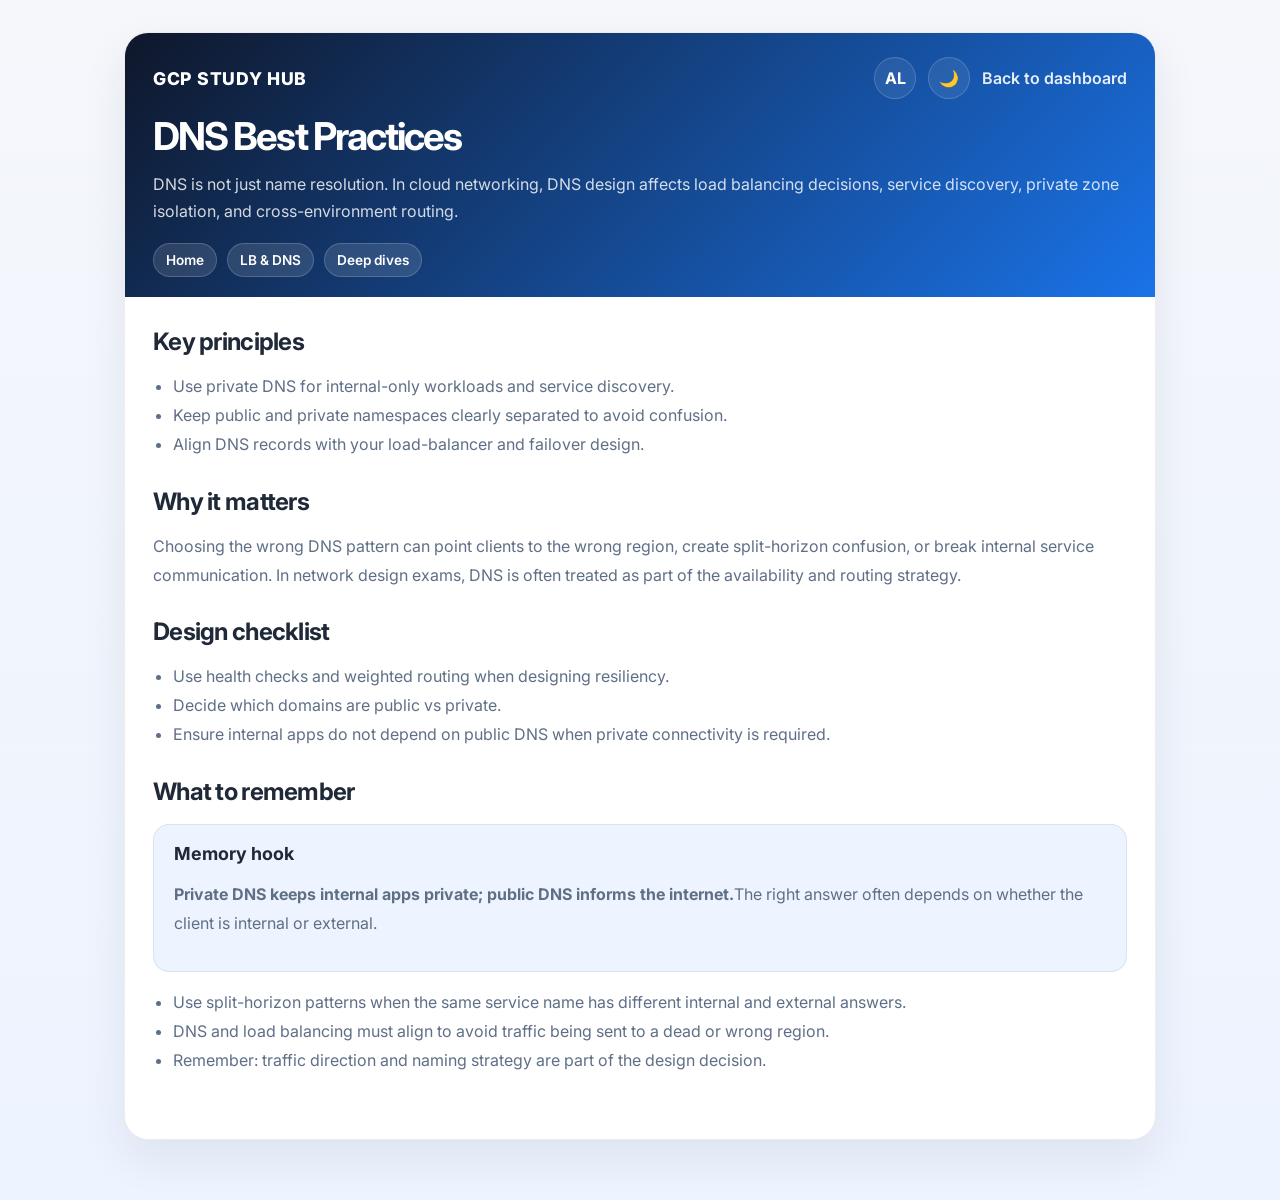
<file: topics/dns-best-practices.html>
<!DOCTYPE html>
<html lang="en">
  <head>
    <meta charset="UTF-8" />
    <meta name="viewport" content="width=device-width, initial-scale=1.0" />
    <title>DNS Best Practices</title>
    <link rel="preconnect" href="https://fonts.googleapis.com" />
    <link rel="preconnect" href="https://fonts.gstatic.com" crossorigin />
    <link href="https://fonts.googleapis.com/css2?family=Inter:wght@400;500;600;700;800&display=swap" rel="stylesheet" />
    <link rel="icon" type="image/svg+xml" href="../favicon.svg" />
    <link rel="stylesheet" href="../styles.css" />
  </head>
  <body>
    <div class="topic-page">
      <div class="topic-shell">
        <header class="topic-header">
          <nav class="topbar">
            <div class="brand">GCP Study Hub</div>
            <div class="nav-actions">
              <button id="languageToggle" class="language-toggle" type="button" aria-label="Switch language">AL</button>
              <button id="themeToggle" class="theme-toggle" type="button" aria-label="Toggle dark mode">🌙</button>
              <a href="../index.html" data-i18n="backToDashboard">Back to dashboard</a>
            </div>
          </nav>
          <h1>DNS Best Practices</h1>
          <p>DNS is more than name resolution. In cloud architecture, DNS influences service discovery, private access, failover, and how traffic is routed among regions and applications.</p>
          <div class="topic-nav">
            <a href="../index.html">Home</a>
            <a href="load-balancing-dns.html">LB & DNS</a>
            <a href="network-deep-dives.html">Deep dives</a>
          </div>
        </header>

        <article class="topic-content">
          <section>
            <h2>Key principles</h2>
            <ul>
              <li>Use private DNS for internal-only workloads and service discovery.</li>
              <li>Keep public and private namespaces clearly separated to avoid confusion.</li>
              <li>Align DNS records with your load-balancer and failover design.</li>
            </ul>
          </section>

          <section>
            <h2>Why it matters</h2>
            <p>Choosing the wrong DNS pattern can point clients to the wrong region, create split-horizon confusion, or break internal service communication. In network design exams, DNS is often treated as part of the availability and routing strategy.</p>
          </section>

          <section>
            <h2>Design checklist</h2>
            <ul>
              <li>Use health checks and weighted routing when designing resiliency.</li>
              <li>Decide which domains are public vs private.</li>
              <li>Ensure internal apps do not depend on public DNS when private connectivity is required.</li>
            </ul>
          </section>

          <section>
            <h2>What to remember</h2>
            <div class="topic-box">
              <h3>Memory hook</h3>
              <p><strong>Private DNS keeps internal apps private; public DNS informs the internet.</strong> The right answer often depends on whether the client is internal or external.</p>
            </div>
            <ul>
              <li>Use split-horizon patterns when the same service name has different internal and external answers.</li>
              <li>DNS and load balancing must align to avoid traffic being sent to a dead or wrong region.</li>
              <li>Remember: traffic direction and naming strategy are part of the design decision.</li>
            </ul>
          </section>
        </article>
      </div>
    </div>

    <script src="../script.js"></script>
  </body>
</html>
</file>
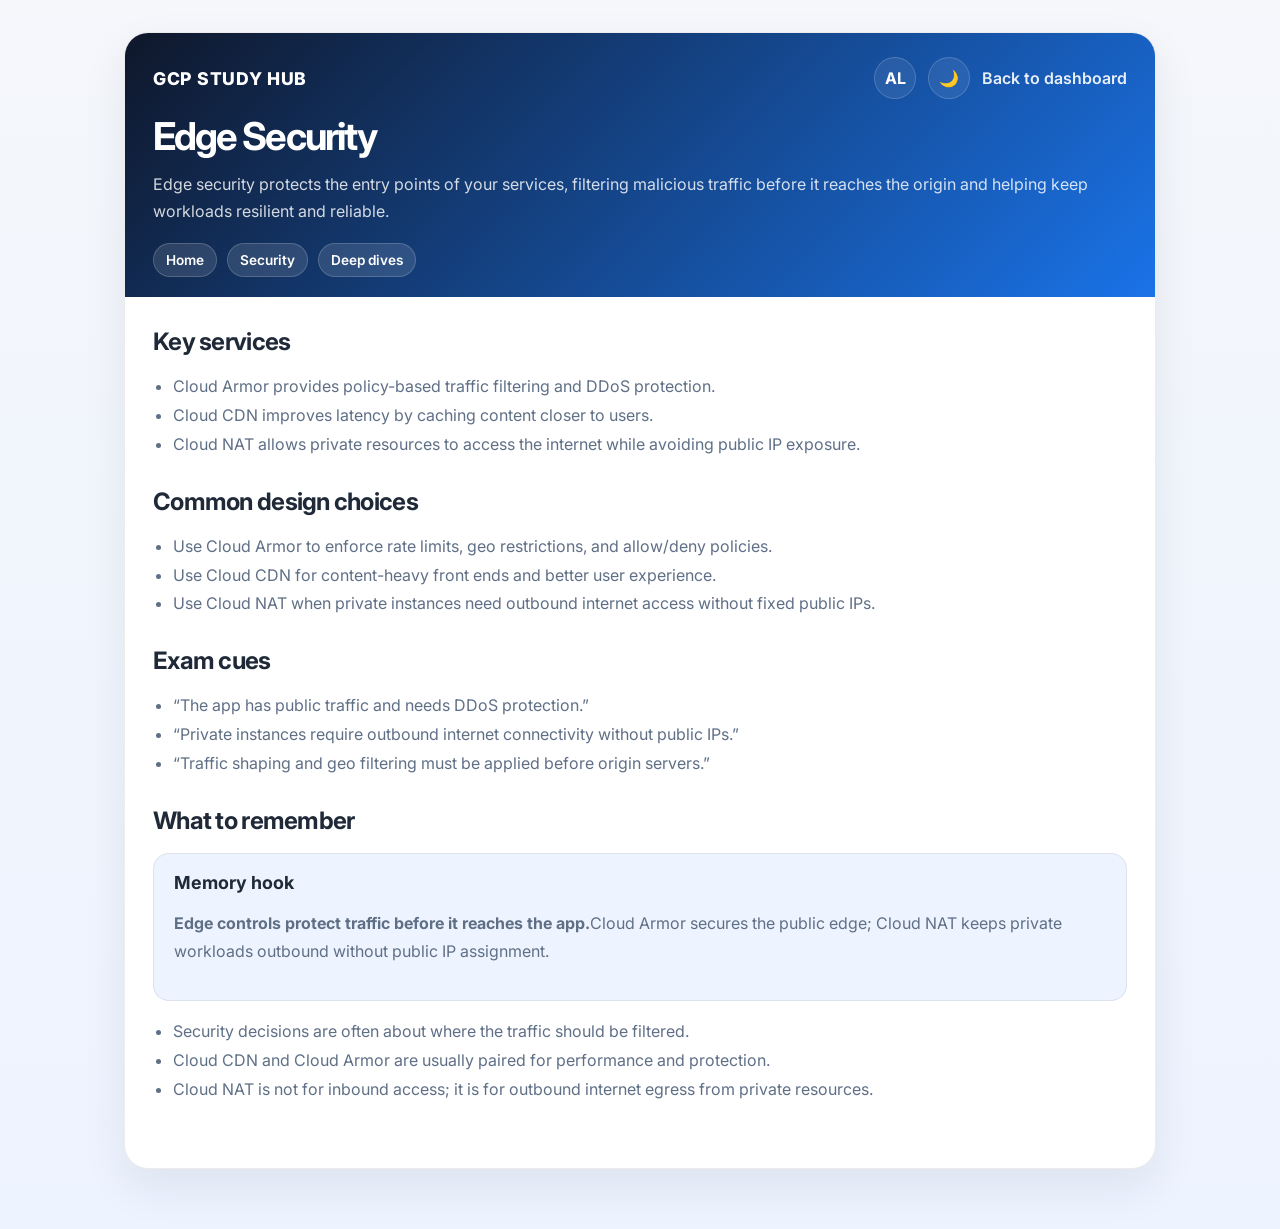
<file: topics/edge-security.html>
<!DOCTYPE html>
<html lang="en">
  <head>
    <meta charset="UTF-8" />
    <meta name="viewport" content="width=device-width, initial-scale=1.0" />
    <title>Edge Security and Traffic Protection</title>
    <link rel="preconnect" href="https://fonts.googleapis.com" />
    <link rel="preconnect" href="https://fonts.gstatic.com" crossorigin />
    <link href="https://fonts.googleapis.com/css2?family=Inter:wght@400;500;600;700;800&display=swap" rel="stylesheet" />
    <link rel="icon" type="image/svg+xml" href="../favicon.svg" />
    <link rel="stylesheet" href="../styles.css" />
  </head>
  <body>
    <div class="topic-page">
      <div class="topic-shell">
        <header class="topic-header">
          <nav class="topbar">
            <div class="brand">GCP Study Hub</div>
            <div class="nav-actions">
              <button id="languageToggle" class="language-toggle" type="button" aria-label="Switch language">AL</button>
              <button id="themeToggle" class="theme-toggle" type="button" aria-label="Toggle dark mode">🌙</button>
              <a href="../index.html" data-i18n="backToDashboard">Back to dashboard</a>
            </div>
          </nav>
          <h1>Edge Security and Traffic Protection</h1>
          <p>Edge security solutions protect public-facing services from abuse, DDoS traffic, and unwanted access. They are often used in front of load balancers and internet-facing applications.</p>
          <div class="topic-nav">
            <a href="../index.html">Home</a>
            <a href="security-monitoring.html">Security</a>
            <a href="network-deep-dives.html">Deep dives</a>
          </div>
        </header>

        <article class="topic-content">
          <section>
            <h2>Key services</h2>
            <ul>
              <li>Cloud Armor provides policy-based traffic filtering and DDoS protection.</li>
              <li>Cloud CDN improves latency by caching content closer to users.</li>
              <li>Cloud NAT allows private resources to access the internet while avoiding public IP exposure.</li>
            </ul>
          </section>

          <section>
            <h2>Common design choices</h2>
            <ul>
              <li>Use Cloud Armor to enforce rate limits, geo restrictions, and allow/deny policies.</li>
              <li>Use Cloud CDN for content-heavy front ends and better user experience.</li>
              <li>Use Cloud NAT when private instances need outbound internet access without fixed public IPs.</li>
            </ul>
          </section>

          <section>
            <h2>Exam cues</h2>
            <ul>
              <li>“The app has public traffic and needs DDoS protection.”</li>
              <li>“Private instances require outbound internet connectivity without public IPs.”</li>
              <li>“Traffic shaping and geo filtering must be applied before origin servers.”</li>
            </ul>
          </section>

          <section>
            <h2>What to remember</h2>
            <div class="topic-box">
              <h3>Memory hook</h3>
              <p><strong>Edge controls protect traffic before it reaches the app.</strong> Cloud Armor secures the public edge; Cloud NAT keeps private workloads outbound without public IP assignment.</p>
            </div>
            <ul>
              <li>Security decisions are often about where the traffic should be filtered.</li>
              <li>Cloud CDN and Cloud Armor are usually paired for performance and protection.</li>
              <li>Cloud NAT is not for inbound access; it is for outbound internet egress from private resources.</li>
            </ul>
          </section>
        </article>
      </div>
    </div>

    <script src="../script.js"></script>
  </body>
</html>
</file>
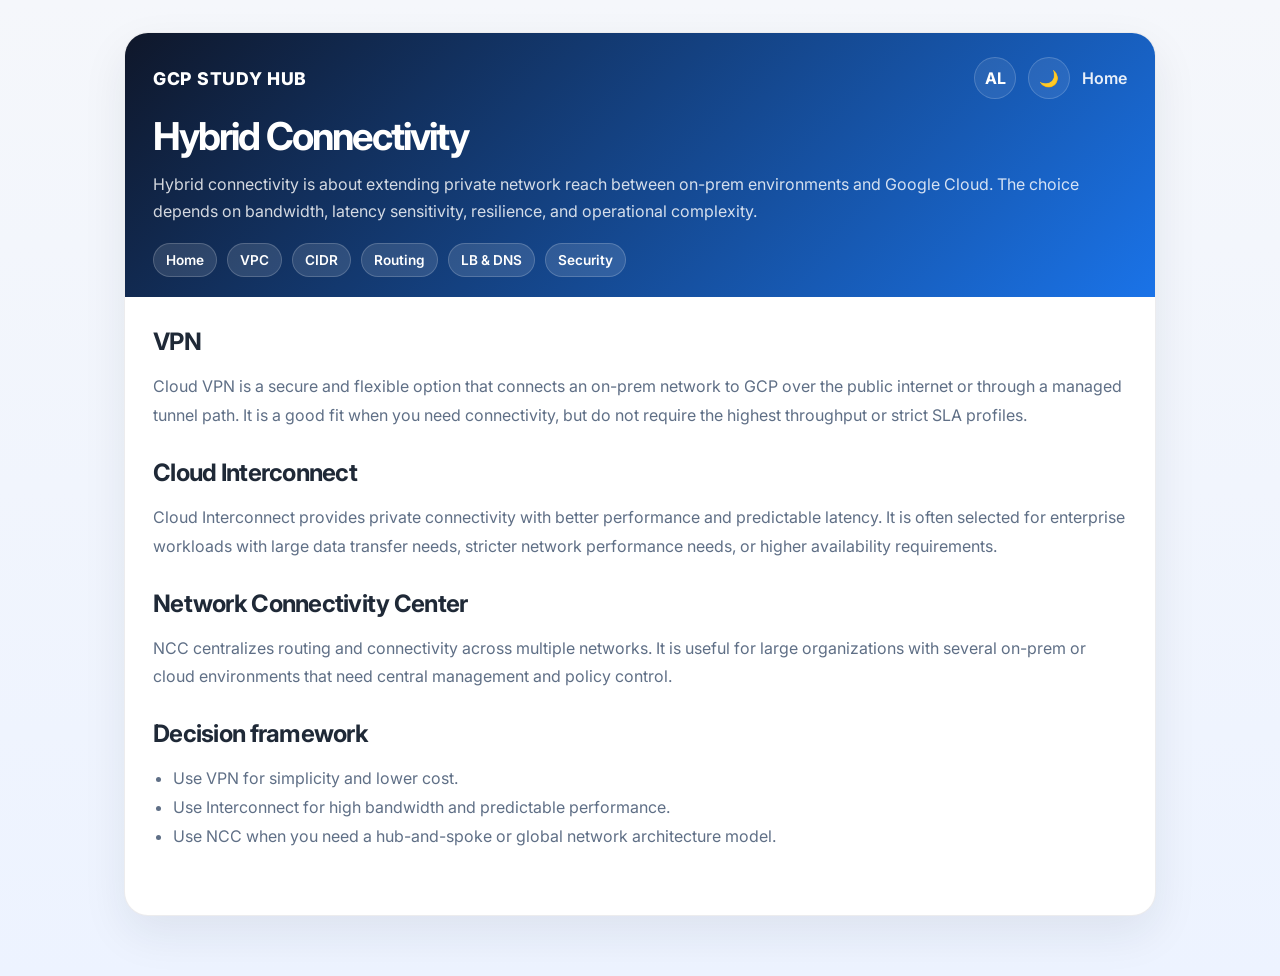
<file: topics/hybrid-connectivity.html>
<!DOCTYPE html>
<html lang="en">
  <head>
    <meta charset="UTF-8" />
    <meta name="viewport" content="width=device-width, initial-scale=1.0" />
    <title>Hybrid Connectivity</title>
    <link rel="preconnect" href="https://fonts.googleapis.com" />
    <link rel="preconnect" href="https://fonts.gstatic.com" crossorigin />
    <link href="https://fonts.googleapis.com/css2?family=Inter:wght@400;500;600;700;800&display=swap" rel="stylesheet" />
    <link rel="icon" type="image/svg+xml" href="../favicon.svg" />
    <link rel="stylesheet" href="../styles.css" />
  </head>
  <body>
    <div class="topic-page">
      <div class="topic-shell">
        <header class="topic-header">
          <nav class="topbar">
            <div class="brand">GCP Study Hub</div>
            <div class="nav-actions">
              <button id="languageToggle" class="language-toggle" type="button" aria-label="Switch language">AL</button>
              <button id="themeToggle" class="theme-toggle" type="button" aria-label="Toggle dark mode">🌙</button>
              <a href="../index.html" data-i18n="backToDashboard">Back to dashboard</a>
            </div>
          </nav>
          <h1>Hybrid Connectivity</h1>
          <p>Hybrid connectivity is about extending private network reach between on-prem environments and Google Cloud. The choice depends on bandwidth, latency sensitivity, resilience, and operational complexity.</p>
          <div class="topic-nav">
            <a href="../index.html">Home</a>
            <a href="vpc-fundamentals.html">VPC</a>
            <a href="cidr-subnet-design.html">CIDR</a>
            <a href="routing-firewall.html">Routing</a>
            <a href="load-balancing-dns.html">LB & DNS</a>
            <a href="security-monitoring.html">Security</a>
          </div>
        </header>

        <article class="topic-content">
          <section>
            <h2>VPN</h2>
            <p>Cloud VPN is a secure and flexible option that connects an on-prem network to GCP over the public internet or through a managed tunnel path. It is a good fit when you need connectivity, but do not require the highest throughput or strict SLA profiles.</p>
          </section>

          <section>
            <h2>Cloud Interconnect</h2>
            <p>Cloud Interconnect provides private connectivity with better performance and predictable latency. It is often selected for enterprise workloads with large data transfer needs, stricter network performance needs, or higher availability requirements.</p>
          </section>

          <section>
            <h2>Network Connectivity Center</h2>
            <p>NCC centralizes routing and connectivity across multiple networks. It is useful for large organizations with several on-prem or cloud environments that need central management and policy control.</p>
          </section>

          <section>
            <h2>Decision framework</h2>
            <ul>
              <li>Use VPN for simplicity and lower cost.</li>
              <li>Use Interconnect for high bandwidth and predictable performance.</li>
              <li>Use NCC when you need a hub-and-spoke or global network architecture model.</li>
            </ul>
          </section>
        </article>
      </div>
    </div>

    <script src="../script.js"></script>
  </body>
</html>
</file>
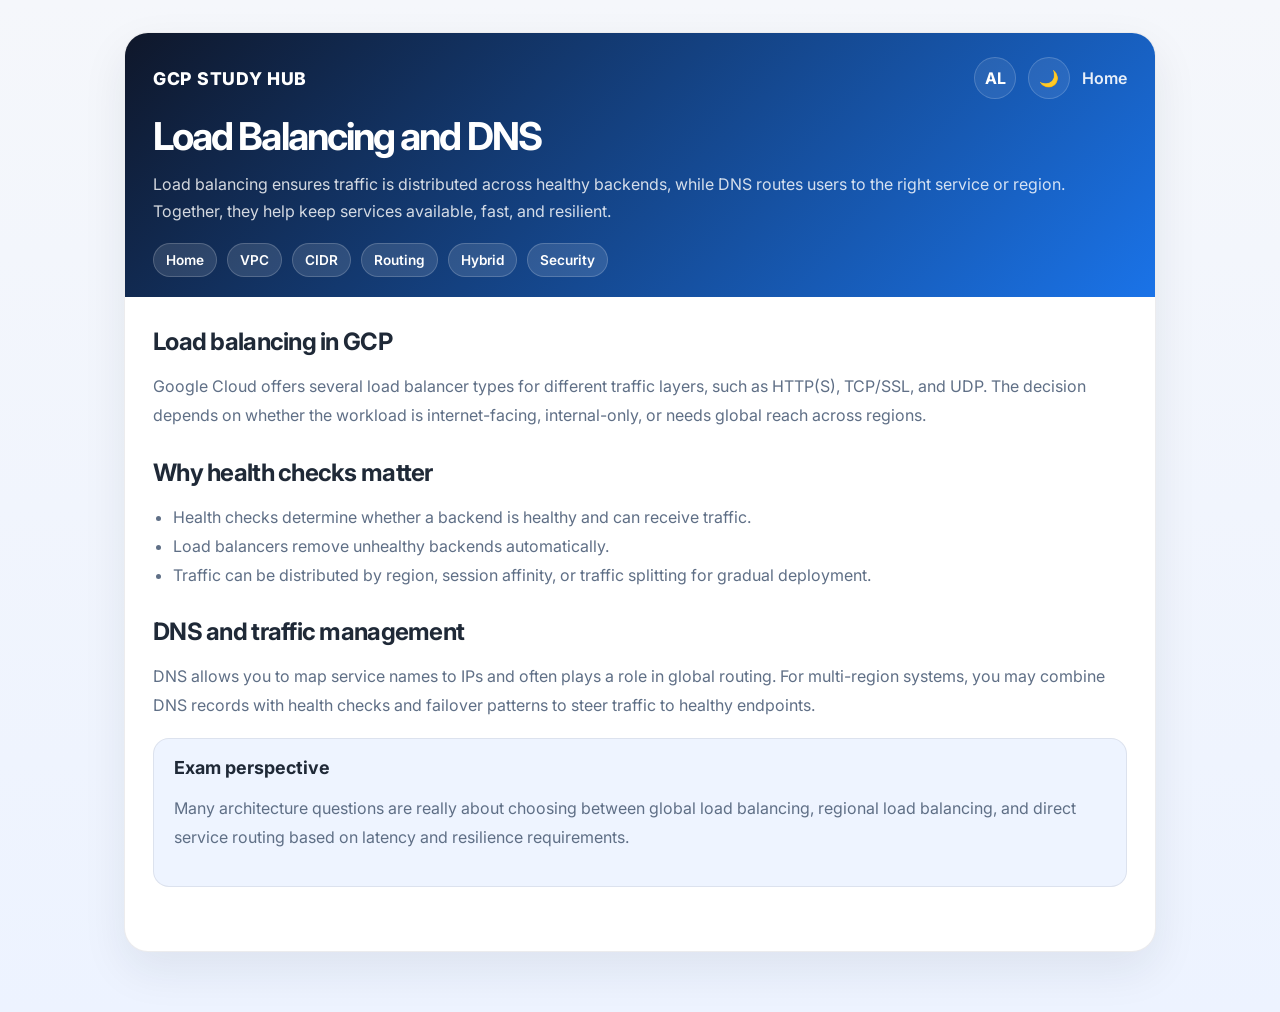
<file: topics/load-balancing-dns.html>
<!DOCTYPE html>
<html lang="en">
  <head>
    <meta charset="UTF-8" />
    <meta name="viewport" content="width=device-width, initial-scale=1.0" />
    <title>Load Balancing and DNS</title>
    <link rel="preconnect" href="https://fonts.googleapis.com" />
    <link rel="preconnect" href="https://fonts.gstatic.com" crossorigin />
    <link href="https://fonts.googleapis.com/css2?family=Inter:wght@400;500;600;700;800&display=swap" rel="stylesheet" />
    <link rel="icon" type="image/svg+xml" href="../favicon.svg" />
    <link rel="stylesheet" href="../styles.css" />
  </head>
  <body>
    <div class="topic-page">
      <div class="topic-shell">
        <header class="topic-header">
          <nav class="topbar">
            <div class="brand">GCP Study Hub</div>
            <div class="nav-actions">
              <button id="languageToggle" class="language-toggle" type="button" aria-label="Switch language">AL</button>
              <button id="themeToggle" class="theme-toggle" type="button" aria-label="Toggle dark mode">🌙</button>
              <a href="../index.html" data-i18n="backToDashboard">Back to dashboard</a>
            </div>
          </nav>
          <h1>Load Balancing and DNS</h1>
          <p>Load balancing ensures traffic is distributed across healthy backends, while DNS routes users to the right service or region. Together, they help keep services available, fast, and resilient.</p>
          <div class="topic-nav">
            <a href="../index.html">Home</a>
            <a href="vpc-fundamentals.html">VPC</a>
            <a href="cidr-subnet-design.html">CIDR</a>
            <a href="routing-firewall.html">Routing</a>
            <a href="hybrid-connectivity.html">Hybrid</a>
            <a href="security-monitoring.html">Security</a>
          </div>
        </header>

        <article class="topic-content">
          <section>
            <h2>Load balancing in GCP</h2>
            <p>Google Cloud offers several load balancer types for different traffic layers, such as HTTP(S), TCP/SSL, and UDP. The decision depends on whether the workload is internet-facing, internal-only, or needs global reach across regions.</p>
          </section>

          <section>
            <h2>Why health checks matter</h2>
            <ul>
              <li>Health checks determine whether a backend is healthy and can receive traffic.</li>
              <li>Load balancers remove unhealthy backends automatically.</li>
              <li>Traffic can be distributed by region, session affinity, or traffic splitting for gradual deployment.</li>
            </ul>
          </section>

          <section>
            <h2>DNS and traffic management</h2>
            <p>DNS allows you to map service names to IPs and often plays a role in global routing. For multi-region systems, you may combine DNS records with health checks and failover patterns to steer traffic to healthy endpoints.</p>
            <div class="topic-box">
              <h3>Exam perspective</h3>
              <p>Many architecture questions are really about choosing between global load balancing, regional load balancing, and direct service routing based on latency and resilience requirements.</p>
            </div>
          </section>
        </article>
      </div>
    </div>

    <script src="../script.js"></script>
  </body>
</html>
</file>
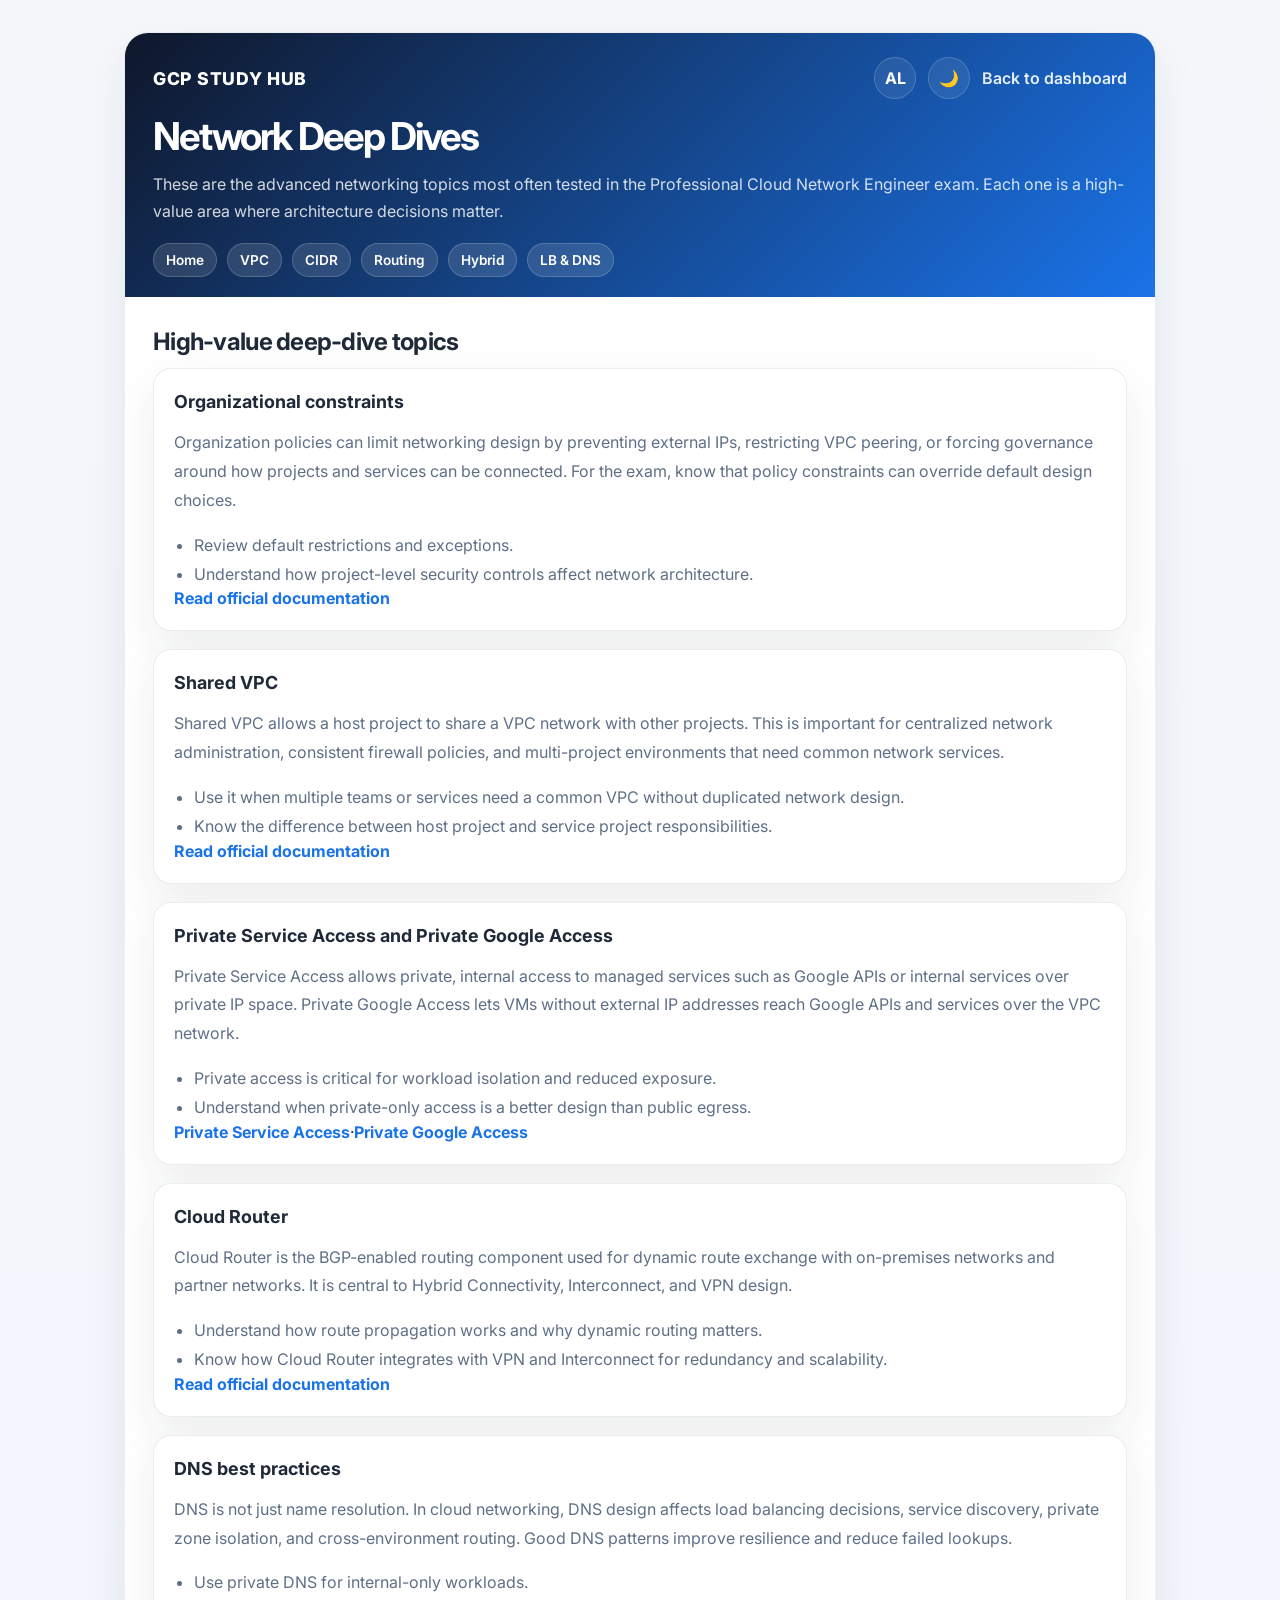
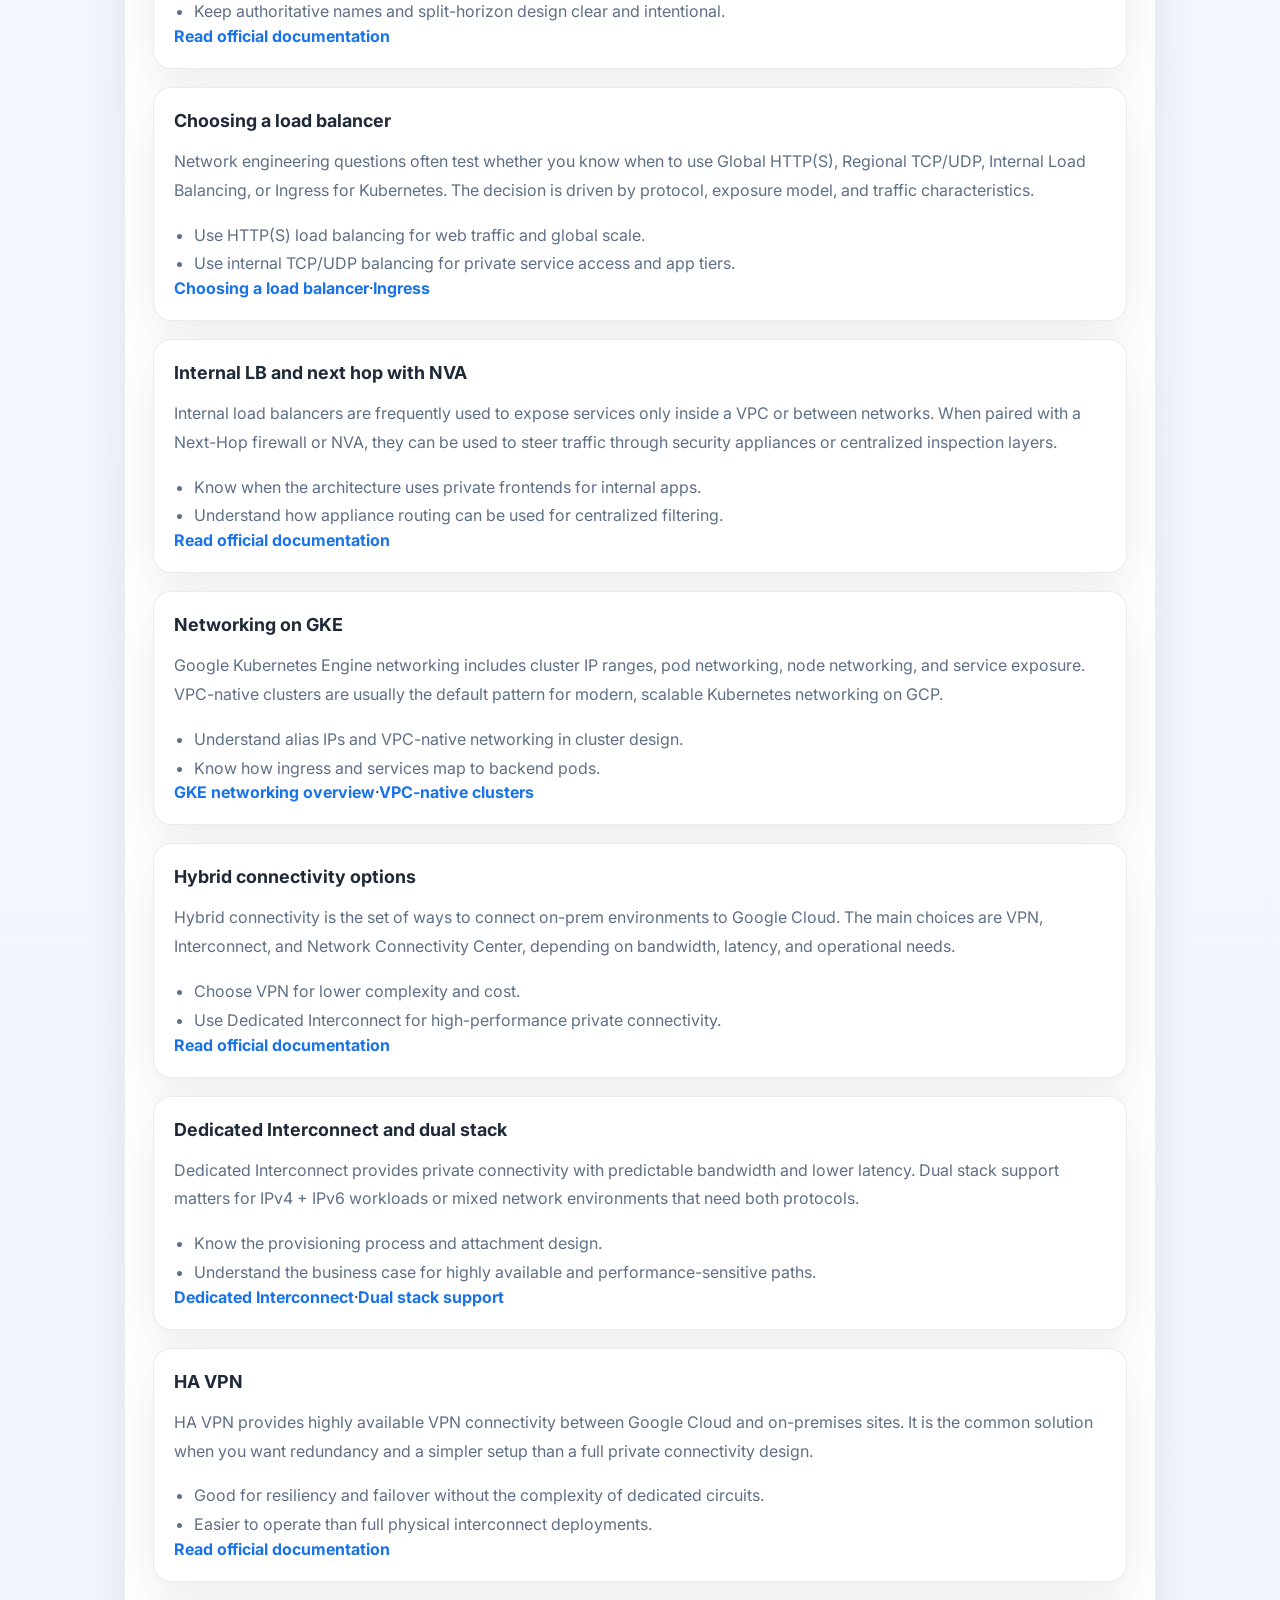
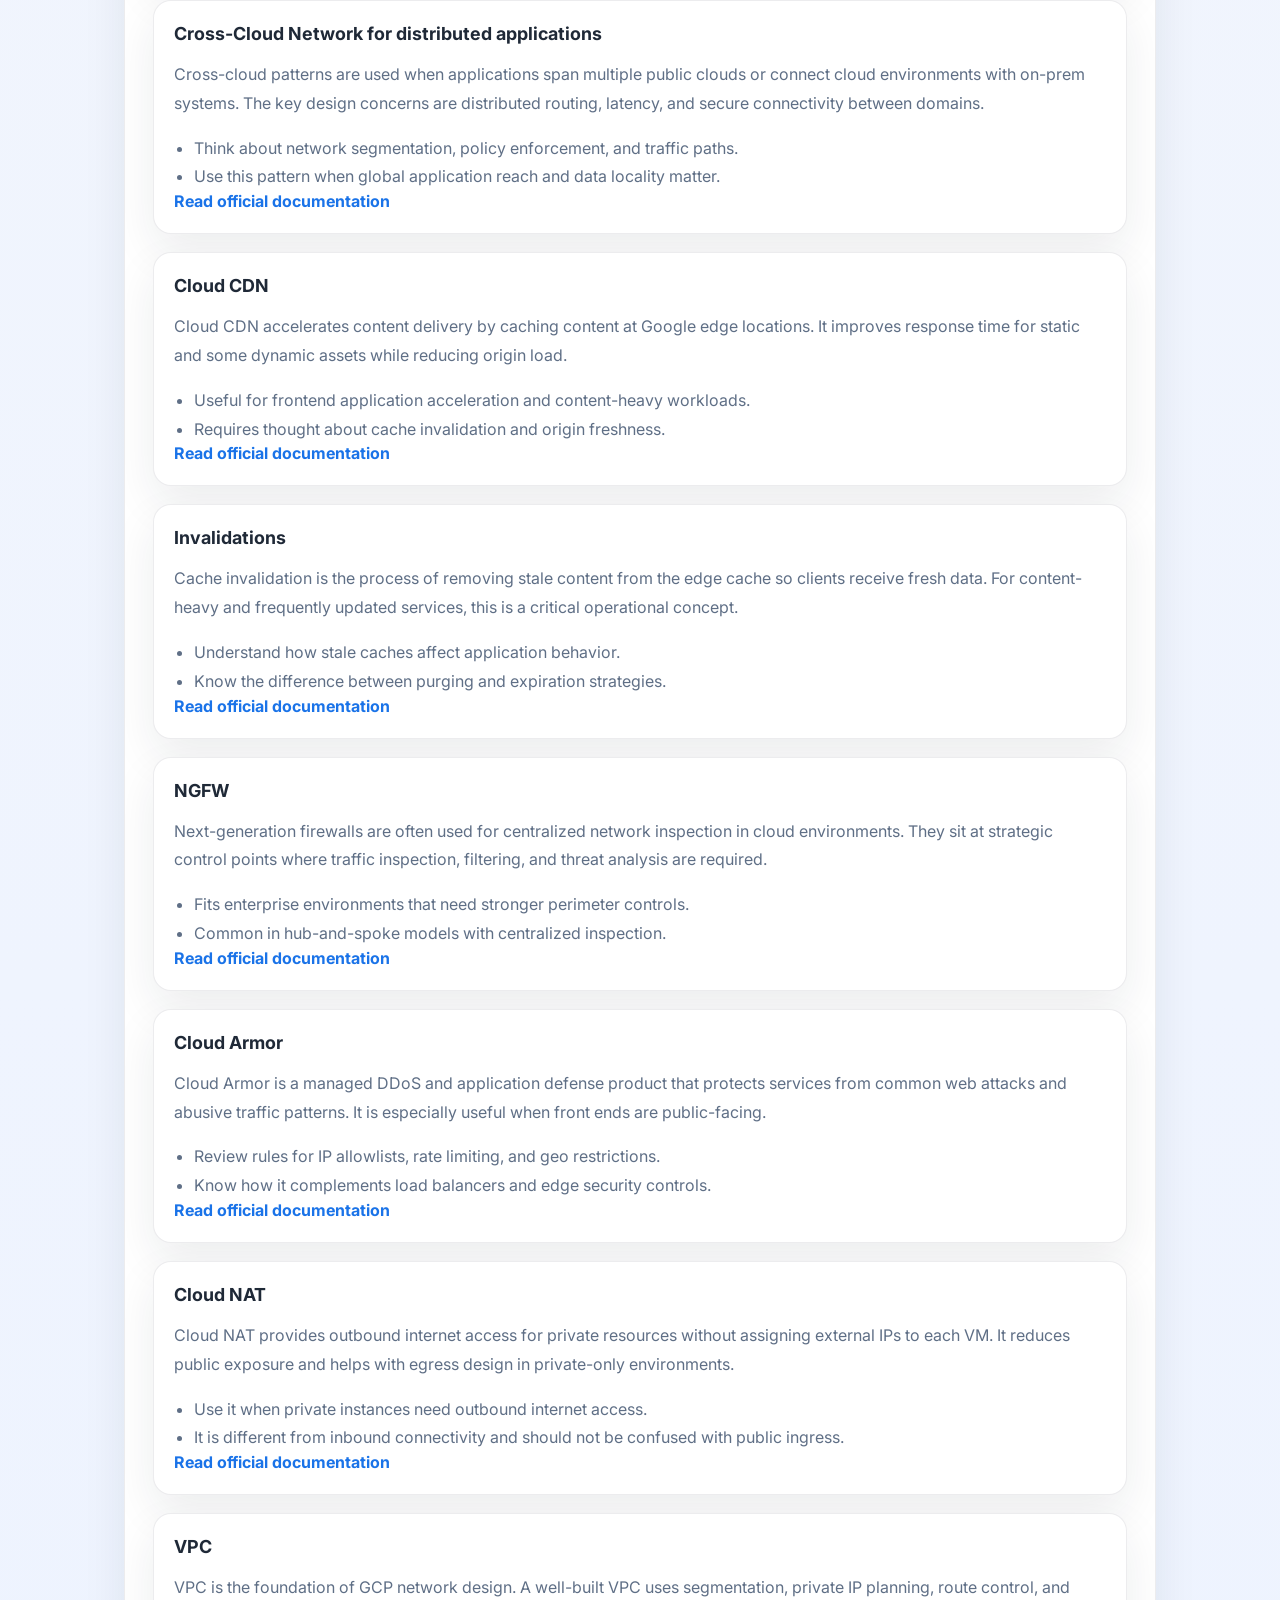
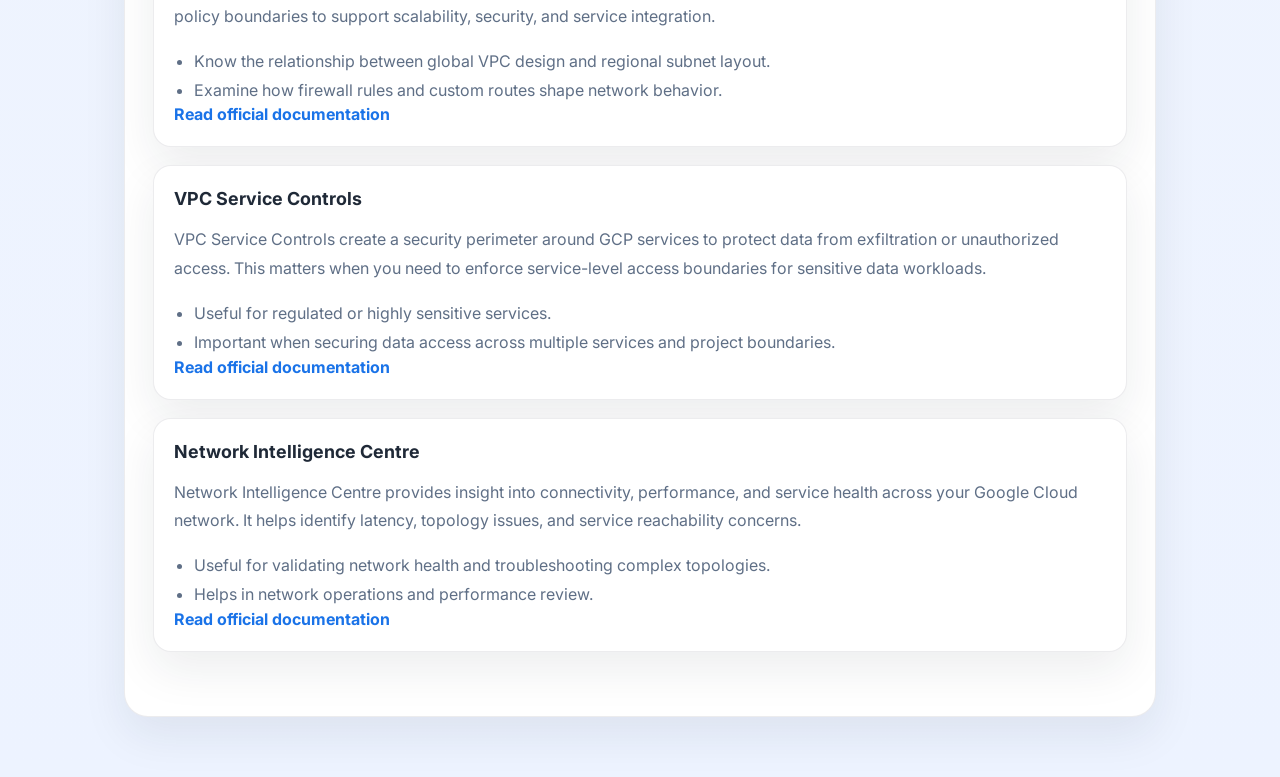
<file: topics/network-deep-dives.html>
<!DOCTYPE html>
<html lang="en">
  <head>
    <meta charset="UTF-8" />
    <meta name="viewport" content="width=device-width, initial-scale=1.0" />
    <title>Google Cloud Network Deep Dives</title>
    <link rel="preconnect" href="https://fonts.googleapis.com" />
    <link rel="preconnect" href="https://fonts.gstatic.com" crossorigin />
    <link href="https://fonts.googleapis.com/css2?family=Inter:wght@400;500;600;700;800&display=swap" rel="stylesheet" />
    <link rel="icon" type="image/svg+xml" href="../favicon.svg" />
    <link rel="stylesheet" href="../styles.css" />
  </head>
  <body>
    <div class="topic-page">
      <div class="topic-shell">
        <header class="topic-header">
          <nav class="topbar">
            <div class="brand">GCP Study Hub</div>
            <div class="nav-actions">
              <button id="languageToggle" class="language-toggle" type="button" aria-label="Switch language">AL</button>
              <button id="themeToggle" class="theme-toggle" type="button" aria-label="Toggle dark mode">🌙</button>
              <a href="../index.html" data-i18n="backToDashboard">Back to dashboard</a>
            </div>
          </nav>
          <h1>Network Topic Deep Dives</h1>
          <p>These are the advanced networking topics most often tested in the Professional Cloud Network Engineer exam. Each one is a high-value area where architecture decisions, route behavior, hybrid connectivity, and security design matter.</p>
          <div class="topic-nav">
            <a href="../index.html">Home</a>
            <a href="vpc-fundamentals.html">VPC</a>
            <a href="cidr-subnet-design.html">CIDR</a>
            <a href="routing-firewall.html">Routing</a>
            <a href="hybrid-connectivity.html">Hybrid</a>
            <a href="load-balancing-dns.html">LB & DNS</a>
          </div>
        </header>

        <article class="topic-content">
          <section>
            <h2>High-value deep-dive topics</h2>
            <div class="deep-dive-list">
              <article class="deep-dive-item" id="organizational-constraints">
                <h3>Organizational constraints</h3>
                <p>Organization policies can limit networking design by preventing external IPs, restricting VPC peering, or forcing governance around how projects and services can be connected. For the exam, know that policy constraints can override default design choices.</p>
                <ul>
                  <li>Review default restrictions and exceptions.</li>
                  <li>Understand how project-level security controls affect network architecture.</li>
                </ul>
                <a href="https://cloud.google.com/resource-manager/docs/organization-policy/overview" target="_blank" rel="noreferrer">Read official documentation</a>
              </article>

              <article class="deep-dive-item" id="shared-vpc">
                <h3>Shared VPC</h3>
                <p>Shared VPC allows a host project to share a VPC network with other projects. This is important for centralized network administration, consistent firewall policies, and multi-project environments that need common network services.</p>
                <ul>
                  <li>Use it when multiple teams or services need a common VPC without duplicated network design.</li>
                  <li>Know the difference between host project and service project responsibilities.</li>
                </ul>
                <a href="https://cloud.google.com/vpc/docs/shared-vpc" target="_blank" rel="noreferrer">Read official documentation</a>
              </article>

              <article class="deep-dive-item" id="private-connectivity">
                <h3>Private Service Access and Private Google Access</h3>
                <p>Private Service Access allows private, internal access to managed services such as Google APIs or internal services over private IP space. Private Google Access lets VMs without external IP addresses reach Google APIs and services over the VPC network.</p>
                <ul>
                  <li>Private access is critical for workload isolation and reduced exposure.</li>
                  <li>Understand when private-only access is a better design than public egress.</li>
                </ul>
                <a href="https://cloud.google.com/vpc/docs/configure-private-services-access" target="_blank" rel="noreferrer">Private Service Access</a> ·
                <a href="https://cloud.google.com/vpc/docs/configure-private-google-access-hybrid" target="_blank" rel="noreferrer">Private Google Access</a>
              </article>

              <article class="deep-dive-item" id="cloud-router">
                <h3>Cloud Router</h3>
                <p>Cloud Router is the BGP-enabled routing component used for dynamic route exchange with on-premises networks and partner networks. It is central to Hybrid Connectivity, Interconnect, and VPN design.</p>
                <ul>
                  <li>Understand how route propagation works and why dynamic routing matters.</li>
                  <li>Know how Cloud Router integrates with VPN and Interconnect for redundancy and scalability.</li>
                </ul>
                <a href="https://cloud.google.com/network-connectivity/docs/router/concepts/overview" target="_blank" rel="noreferrer">Read official documentation</a>
              </article>

              <article class="deep-dive-item" id="dns-best-practices">
                <h3>DNS best practices</h3>
                <p>DNS is not just name resolution. In cloud networking, DNS design affects load balancing decisions, service discovery, private zone isolation, and cross-environment routing. Good DNS patterns improve resilience and reduce failed lookups.</p>
                <ul>
                  <li>Use private DNS for internal-only workloads.</li>
                  <li>Keep authoritative names and split-horizon design clear and intentional.</li>
                </ul>
                <a href="https://cloud.google.com/dns/docs/best-practices" target="_blank" rel="noreferrer">Read official documentation</a>
              </article>

              <article class="deep-dive-item" id="load-balancing">
                <h3>Choosing a load balancer</h3>
                <p>Network engineering questions often test whether you know when to use Global HTTP(S), Regional TCP/UDP, Internal Load Balancing, or Ingress for Kubernetes. The decision is driven by protocol, exposure model, and traffic characteristics.</p>
                <ul>
                  <li>Use HTTP(S) load balancing for web traffic and global scale.</li>
                  <li>Use internal TCP/UDP balancing for private service access and app tiers.</li>
                </ul>
                <a href="https://cloud.google.com/load-balancing/docs/choosing-load-balancer" target="_blank" rel="noreferrer">Choosing a load balancer</a> ·
                <a href="https://cloud.google.com/kubernetes-engine/docs/tutorials/http-balancer" target="_blank" rel="noreferrer">Ingress</a>
              </article>

              <article class="deep-dive-item" id="internal-lb-next-hop">
                <h3>Internal LB and next hop with NVA</h3>
                <p>Internal load balancers are frequently used to expose services only inside a VPC or between networks. When paired with a Next-Hop firewall or NVA, they can be used to steer traffic through security appliances or centralized inspection layers.</p>
                <ul>
                  <li>Know when the architecture uses private frontends for internal apps.</li>
                  <li>Understand how appliance routing can be used for centralized filtering.</li>
                </ul>
                <a href="https://cloud.google.com/load-balancing/docs/internal/setting-up-ilb-next-hop" target="_blank" rel="noreferrer">Read official documentation</a>
              </article>

              <article class="deep-dive-item" id="networking-on-gke">
                <h3>Networking on GKE</h3>
                <p>Google Kubernetes Engine networking includes cluster IP ranges, pod networking, node networking, and service exposure. VPC-native clusters are usually the default pattern for modern, scalable Kubernetes networking on GCP.</p>
                <ul>
                  <li>Understand alias IPs and VPC-native networking in cluster design.</li>
                  <li>Know how ingress and services map to backend pods.</li>
                </ul>
                <a href="https://cloud.google.com/kubernetes-engine/docs/concepts/network-overview" target="_blank" rel="noreferrer">GKE networking overview</a> ·
                <a href="https://cloud.google.com/kubernetes-engine/docs/concepts/alias-ips" target="_blank" rel="noreferrer">VPC-native clusters</a>
              </article>

              <article class="deep-dive-item" id="hybrid-connectivity-options">
                <h3>Hybrid connectivity options</h3>
                <p>Hybrid connectivity is the set of ways to connect on-prem environments to Google Cloud. The main choices are VPN, Interconnect, and Network Connectivity Center, depending on bandwidth, latency, and operational needs.</p>
                <ul>
                  <li>Choose VPN for lower complexity and cost.</li>
                  <li>Use Dedicated Interconnect for high-performance private connectivity.</li>
                </ul>
                <a href="https://cloud.google.com/hybrid-connectivity/" target="_blank" rel="noreferrer">Read official documentation</a>
              </article>

              <article class="deep-dive-item" id="interconnect-dual-stack">
                <h3>Dedicated Interconnect and dual stack</h3>
                <p>Dedicated Interconnect provides private connectivity with predictable bandwidth and lower latency. Dual stack support matters for IPv4 + IPv6 workloads or mixed network environments that need both protocols.</p>
                <ul>
                  <li>Know the provisioning process and attachment design.</li>
                  <li>Understand the business case for highly available and performance-sensitive paths.</li>
                </ul>
                <a href="https://cloud.google.com/network-connectivity/docs/interconnect/how-to/dedicated/provisioning-overview" target="_blank" rel="noreferrer">Dedicated Interconnect</a> ·
                <a href="https://cloud.google.com/network-connectivity/docs/interconnect/how-to/dedicated/creating-vlan-attachments#unencrypted-attachments" target="_blank" rel="noreferrer">Dual stack support</a>
              </article>

              <article class="deep-dive-item" id="ha-vpn">
                <h3>HA VPN</h3>
                <p>HA VPN provides highly available VPN connectivity between Google Cloud and on-premises sites. It is the common solution when you want redundancy and a simpler setup than a full private connectivity design.</p>
                <ul>
                  <li>Good for resiliency and failover without the complexity of dedicated circuits.</li>
                  <li>Easier to operate than full physical interconnect deployments.</li>
                </ul>
                <a href="https://cloud.google.com/network-connectivity/docs/vpn/concepts/topologies" target="_blank" rel="noreferrer">Read official documentation</a>
              </article>

              <article class="deep-dive-item" id="cross-cloud-network">
                <h3>Cross-Cloud Network for distributed applications</h3>
                <p>Cross-cloud patterns are used when applications span multiple public clouds or connect cloud environments with on-prem systems. The key design concerns are distributed routing, latency, and secure connectivity between domains.</p>
                <ul>
                  <li>Think about network segmentation, policy enforcement, and traffic paths.</li>
                  <li>Use this pattern when global application reach and data locality matter.</li>
                </ul>
                <a href="https://cloud.google.com/architecture/ccn-distributed-apps-design/connectivity" target="_blank" rel="noreferrer">Read official documentation</a>
              </article>

              <article class="deep-dive-item" id="cloud-cdn">
                <h3>Cloud CDN</h3>
                <p>Cloud CDN accelerates content delivery by caching content at Google edge locations. It improves response time for static and some dynamic assets while reducing origin load.</p>
                <ul>
                  <li>Useful for frontend application acceleration and content-heavy workloads.</li>
                  <li>Requires thought about cache invalidation and origin freshness.</li>
                </ul>
                <a href="https://cloud.google.com/cdn/docs/overview" target="_blank" rel="noreferrer">Read official documentation</a>
              </article>

              <article class="deep-dive-item" id="invalidations">
                <h3>Invalidations</h3>
                <p>Cache invalidation is the process of removing stale content from the edge cache so clients receive fresh data. For content-heavy and frequently updated services, this is a critical operational concept.</p>
                <ul>
                  <li>Understand how stale caches affect application behavior.</li>
                  <li>Know the difference between purging and expiration strategies.</li>
                </ul>
                <a href="https://cloud.google.com/cdn/docs/cache-invalidation-overview" target="_blank" rel="noreferrer">Read official documentation</a>
              </article>

              <article class="deep-dive-item" id="ngfw">
                <h3>NGFW</h3>
                <p>Next-generation firewalls are often used for centralized network inspection in cloud environments. They sit at strategic control points where traffic inspection, filtering, and threat analysis are required.</p>
                <ul>
                  <li>Fits enterprise environments that need stronger perimeter controls.</li>
                  <li>Common in hub-and-spoke models with centralized inspection.</li>
                </ul>
                <a href="https://cloud.google.com/architecture/architecture-centralized-network-appliances-on-google-cloud" target="_blank" rel="noreferrer">Read official documentation</a>
              </article>

              <article class="deep-dive-item" id="cloud-armor">
                <h3>Cloud Armor</h3>
                <p>Cloud Armor is a managed DDoS and application defense product that protects services from common web attacks and abusive traffic patterns. It is especially useful when front ends are public-facing.</p>
                <ul>
                  <li>Review rules for IP allowlists, rate limiting, and geo restrictions.</li>
                  <li>Know how it complements load balancers and edge security controls.</li>
                </ul>
                <a href="https://cloud.google.com/armor/docs/cloud-armor-overview" target="_blank" rel="noreferrer">Read official documentation</a>
              </article>

              <article class="deep-dive-item" id="cloud-nat">
                <h3>Cloud NAT</h3>
                <p>Cloud NAT provides outbound internet access for private resources without assigning external IPs to each VM. It reduces public exposure and helps with egress design in private-only environments.</p>
                <ul>
                  <li>Use it when private instances need outbound internet access.</li>
                  <li>It is different from inbound connectivity and should not be confused with public ingress.</li>
                </ul>
                <a href="https://cloud.google.com/nat/docs/overview" target="_blank" rel="noreferrer">Read official documentation</a>
              </article>

              <article class="deep-dive-item" id="vpc">
                <h3>VPC</h3>
                <p>VPC is the foundation of GCP network design. A well-built VPC uses segmentation, private IP planning, route control, and policy boundaries to support scalability, security, and service integration.</p>
                <ul>
                  <li>Know the relationship between global VPC design and regional subnet layout.</li>
                  <li>Examine how firewall rules and custom routes shape network behavior.</li>
                </ul>
                <a href="https://cloud.google.com/vpc/docs/vpc" target="_blank" rel="noreferrer">Read official documentation</a>
              </article>

              <article class="deep-dive-item" id="vpc-service-controls">
                <h3>VPC Service Controls</h3>
                <p>VPC Service Controls create a security perimeter around GCP services to protect data from exfiltration or unauthorized access. This matters when you need to enforce service-level access boundaries for sensitive data workloads.</p>
                <ul>
                  <li>Useful for regulated or highly sensitive services.</li>
                  <li>Important when securing data access across multiple services and project boundaries.</li>
                </ul>
                <a href="https://cloud.google.com/vpc-service-controls/docs/overview" target="_blank" rel="noreferrer">Read official documentation</a>
              </article>

              <article class="deep-dive-item" id="network-intelligence-centre">
                <h3>Network Intelligence Centre</h3>
                <p>Network Intelligence Centre provides insight into connectivity, performance, and service health across your Google Cloud network. It helps identify latency, topology issues, and service reachability concerns.</p>
                <ul>
                  <li>Useful for validating network health and troubleshooting complex topologies.</li>
                  <li>Helps in network operations and performance review.</li>
                </ul>
                <a href="https://cloud.google.com/network-intelligence-center/docs" target="_blank" rel="noreferrer">Read official documentation</a>
              </article>
            </div>
          </section>
        </article>
      </div>
    </div>

    <script src="../script.js"></script>
  </body>
</html>
</file>
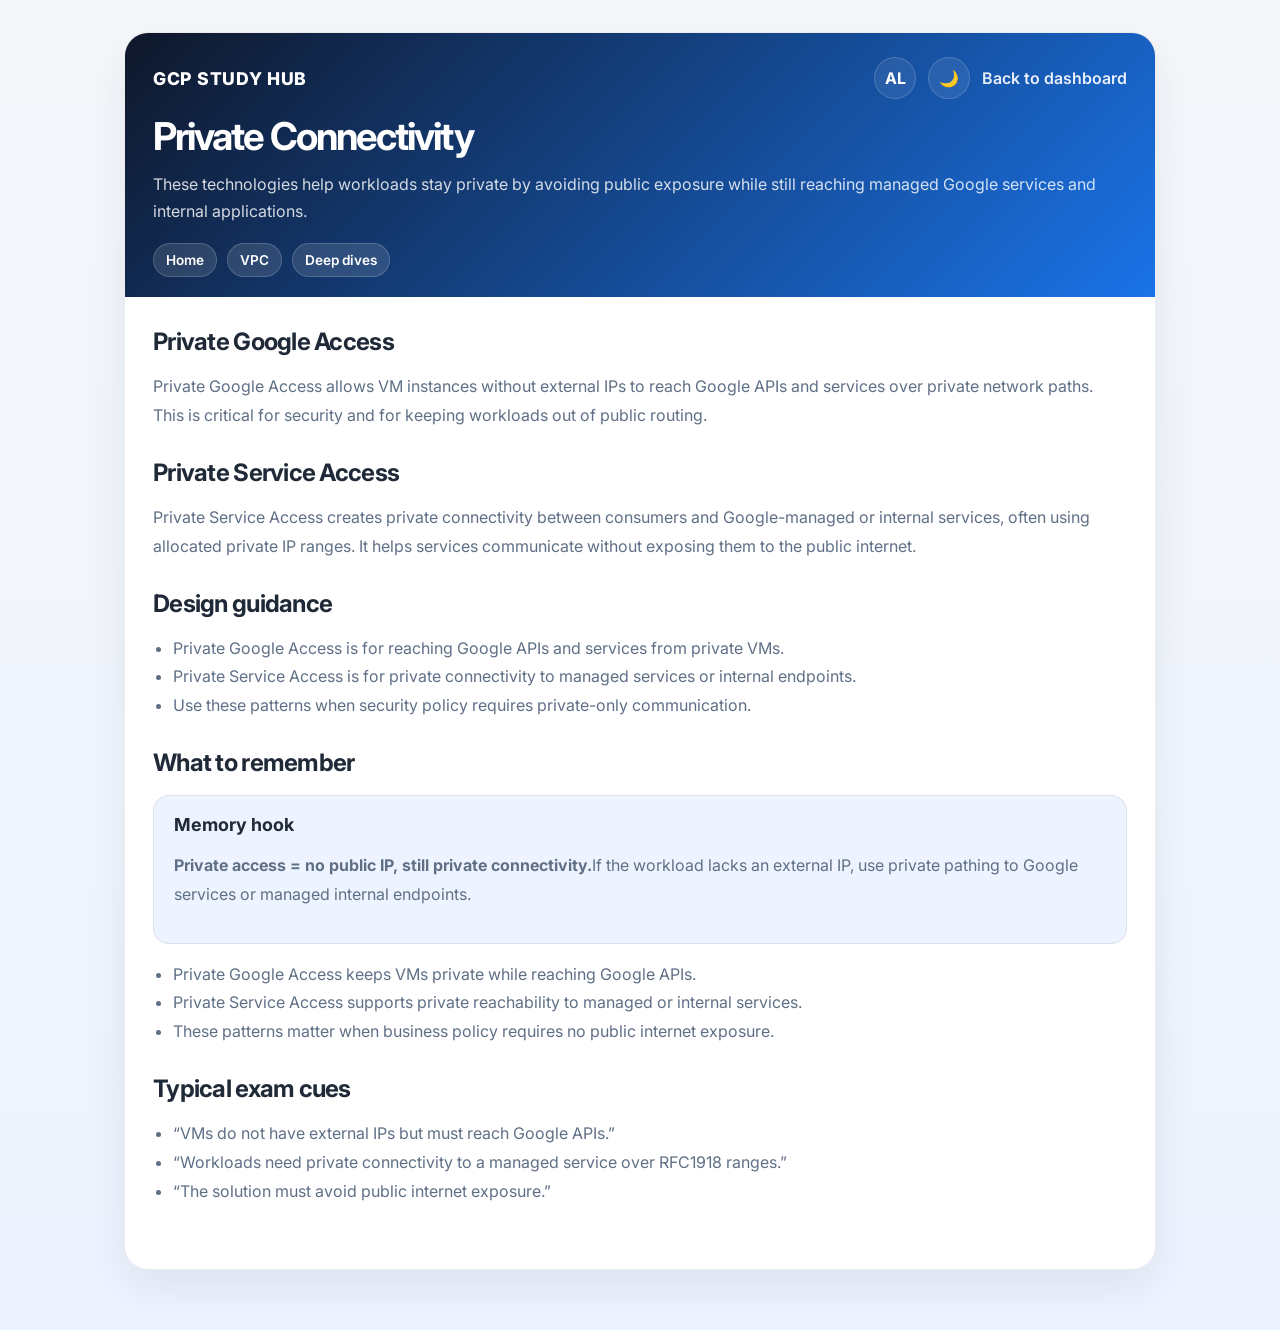
<file: topics/private-connectivity.html>
<!DOCTYPE html>
<html lang="en">
  <head>
    <meta charset="UTF-8" />
    <meta name="viewport" content="width=device-width, initial-scale=1.0" />
    <title>Private Service Access and Private Google Access</title>
    <link rel="preconnect" href="https://fonts.googleapis.com" />
    <link rel="preconnect" href="https://fonts.gstatic.com" crossorigin />
    <link href="https://fonts.googleapis.com/css2?family=Inter:wght@400;500;600;700;800&display=swap" rel="stylesheet" />
    <link rel="icon" type="image/svg+xml" href="../favicon.svg" />
    <link rel="stylesheet" href="../styles.css" />
  </head>
  <body>
    <div class="topic-page">
      <div class="topic-shell">
        <header class="topic-header">
          <nav class="topbar">
            <div class="brand">GCP Study Hub</div>
            <div class="nav-actions">
              <button id="languageToggle" class="language-toggle" type="button" aria-label="Switch language">AL</button>
              <button id="themeToggle" class="theme-toggle" type="button" aria-label="Toggle dark mode">🌙</button>
              <a href="../index.html" data-i18n="backToDashboard">Back to dashboard</a>
            </div>
          </nav>
          <h1>Private Service Access and Private Google Access</h1>
          <p>These technologies help workloads stay private by avoiding public exposure while still reaching managed Google services and internal applications.</p>
          <div class="topic-nav">
            <a href="../index.html">Home</a>
            <a href="vpc-fundamentals.html">VPC</a>
            <a href="network-deep-dives.html">Deep dives</a>
          </div>
        </header>

        <article class="topic-content">
          <section>
            <h2>Private Google Access</h2>
            <p>Private Google Access allows VM instances without external IPs to reach Google APIs and services over private network paths. This is critical for security and for keeping workloads out of public routing.</p>
          </section>

          <section>
            <h2>Private Service Access</h2>
            <p>Private Service Access creates private connectivity between consumers and Google-managed or internal services, often using allocated private IP ranges. It helps services communicate without exposing them to the public internet.</p>
          </section>

          <section>
            <h2>Design guidance</h2>
            <ul>
              <li>Private Google Access is for reaching Google APIs and services from private VMs.</li>
              <li>Private Service Access is for private connectivity to managed services or internal endpoints.</li>
              <li>Use these patterns when security policy requires private-only communication.</li>
            </ul>
          </section>

          <section>
            <h2>What to remember</h2>
            <div class="topic-box">
              <h3>Memory hook</h3>
              <p><strong>Private access = no public IP, still private connectivity.</strong> If the workload lacks an external IP, use private pathing to Google services or managed internal endpoints.</p>
            </div>
            <ul>
              <li>Private Google Access keeps VMs private while reaching Google APIs.</li>
              <li>Private Service Access supports private reachability to managed or internal services.</li>
              <li>These patterns matter when business policy requires no public internet exposure.</li>
            </ul>
          </section>

          <section>
            <h2>Typical exam cues</h2>
            <ul>
              <li>“VMs do not have external IPs but must reach Google APIs.”</li>
              <li>“Workloads need private connectivity to a managed service over RFC1918 ranges.”</li>
              <li>“The solution must avoid public internet exposure.”</li>
            </ul>
          </section>
        </article>
      </div>
    </div>

    <script src="../script.js"></script>
  </body>
</html>
</file>
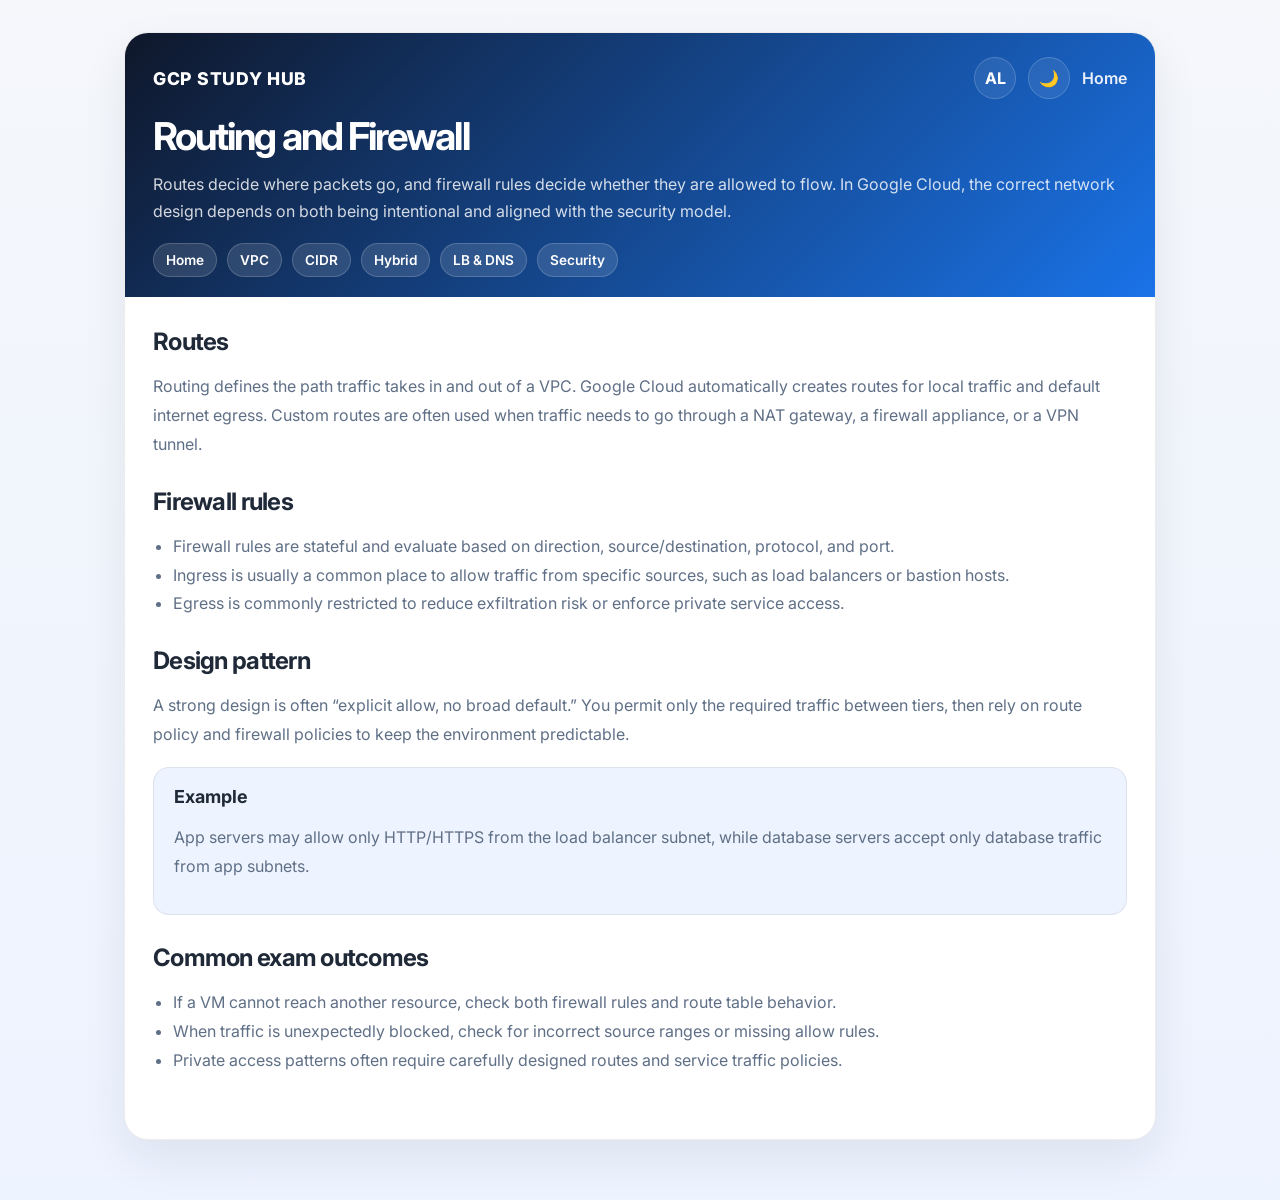
<file: topics/routing-firewall.html>
<!DOCTYPE html>
<html lang="en">
  <head>
    <meta charset="UTF-8" />
    <meta name="viewport" content="width=device-width, initial-scale=1.0" />
    <title>Routing and Firewall</title>
    <link rel="preconnect" href="https://fonts.googleapis.com" />
    <link rel="preconnect" href="https://fonts.gstatic.com" crossorigin />
    <link href="https://fonts.googleapis.com/css2?family=Inter:wght@400;500;600;700;800&display=swap" rel="stylesheet" />
    <link rel="icon" type="image/svg+xml" href="../favicon.svg" />
    <link rel="stylesheet" href="../styles.css" />
  </head>
  <body>
    <div class="topic-page">
      <div class="topic-shell">
        <header class="topic-header">
          <nav class="topbar">
            <div class="brand">GCP Study Hub</div>
            <div class="nav-actions">
              <button id="languageToggle" class="language-toggle" type="button" aria-label="Switch language">AL</button>
              <button id="themeToggle" class="theme-toggle" type="button" aria-label="Toggle dark mode">🌙</button>
              <a href="../index.html" data-i18n="backToDashboard">Back to dashboard</a>
            </div>
          </nav>
          <h1>Routing and Firewall</h1>
          <p>Routes decide where packets go, and firewall rules decide whether they are allowed to flow. In Google Cloud, the correct network design depends on both being intentional and aligned with the security model.</p>
          <div class="topic-nav">
            <a href="../index.html">Home</a>
            <a href="vpc-fundamentals.html">VPC</a>
            <a href="cidr-subnet-design.html">CIDR</a>
            <a href="hybrid-connectivity.html">Hybrid</a>
            <a href="load-balancing-dns.html">LB & DNS</a>
            <a href="security-monitoring.html">Security</a>
          </div>
        </header>

        <article class="topic-content">
          <section>
            <h2>Routes</h2>
            <p>Routing defines the path traffic takes in and out of a VPC. Google Cloud automatically creates routes for local traffic and default internet egress. Custom routes are often used when traffic needs to go through a NAT gateway, a firewall appliance, or a VPN tunnel.</p>
          </section>

          <section>
            <h2>Firewall rules</h2>
            <ul>
              <li>Firewall rules are stateful and evaluate based on direction, source/destination, protocol, and port.</li>
              <li>Ingress is usually a common place to allow traffic from specific sources, such as load balancers or bastion hosts.</li>
              <li>Egress is commonly restricted to reduce exfiltration risk or enforce private service access.</li>
            </ul>
          </section>

          <section>
            <h2>Design pattern</h2>
            <p>A strong design is often “explicit allow, no broad default.” You permit only the required traffic between tiers, then rely on route policy and firewall policies to keep the environment predictable.</p>
            <div class="topic-box">
              <h3>Example</h3>
              <p>App servers may allow only HTTP/HTTPS from the load balancer subnet, while database servers accept only database traffic from app subnets.</p>
            </div>
          </section>

          <section>
            <h2>Common exam outcomes</h2>
            <ul>
              <li>If a VM cannot reach another resource, check both firewall rules and route table behavior.</li>
              <li>When traffic is unexpectedly blocked, check for incorrect source ranges or missing allow rules.</li>
              <li>Private access patterns often require carefully designed routes and service traffic policies.</li>
            </ul>
          </section>
        </article>
      </div>
    </div>

    <script src="../script.js"></script>
  </body>
</html>
</file>
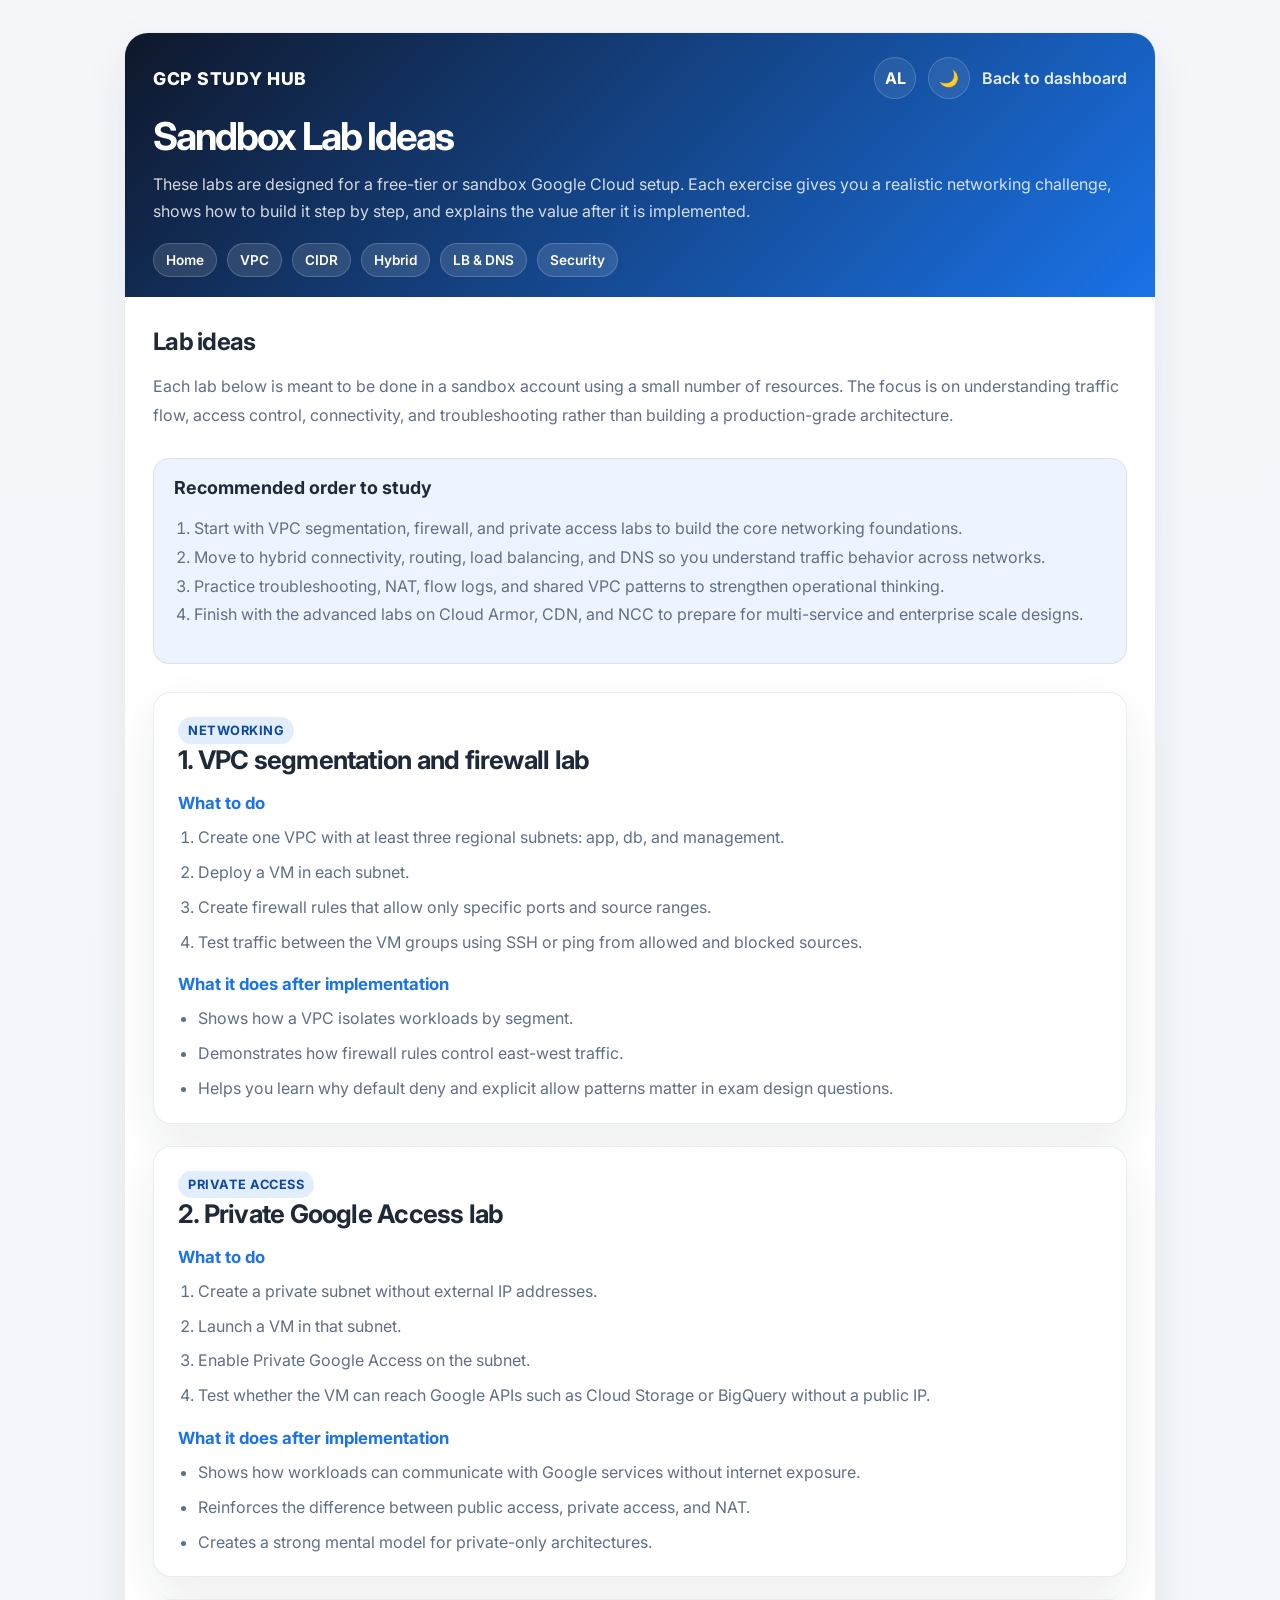
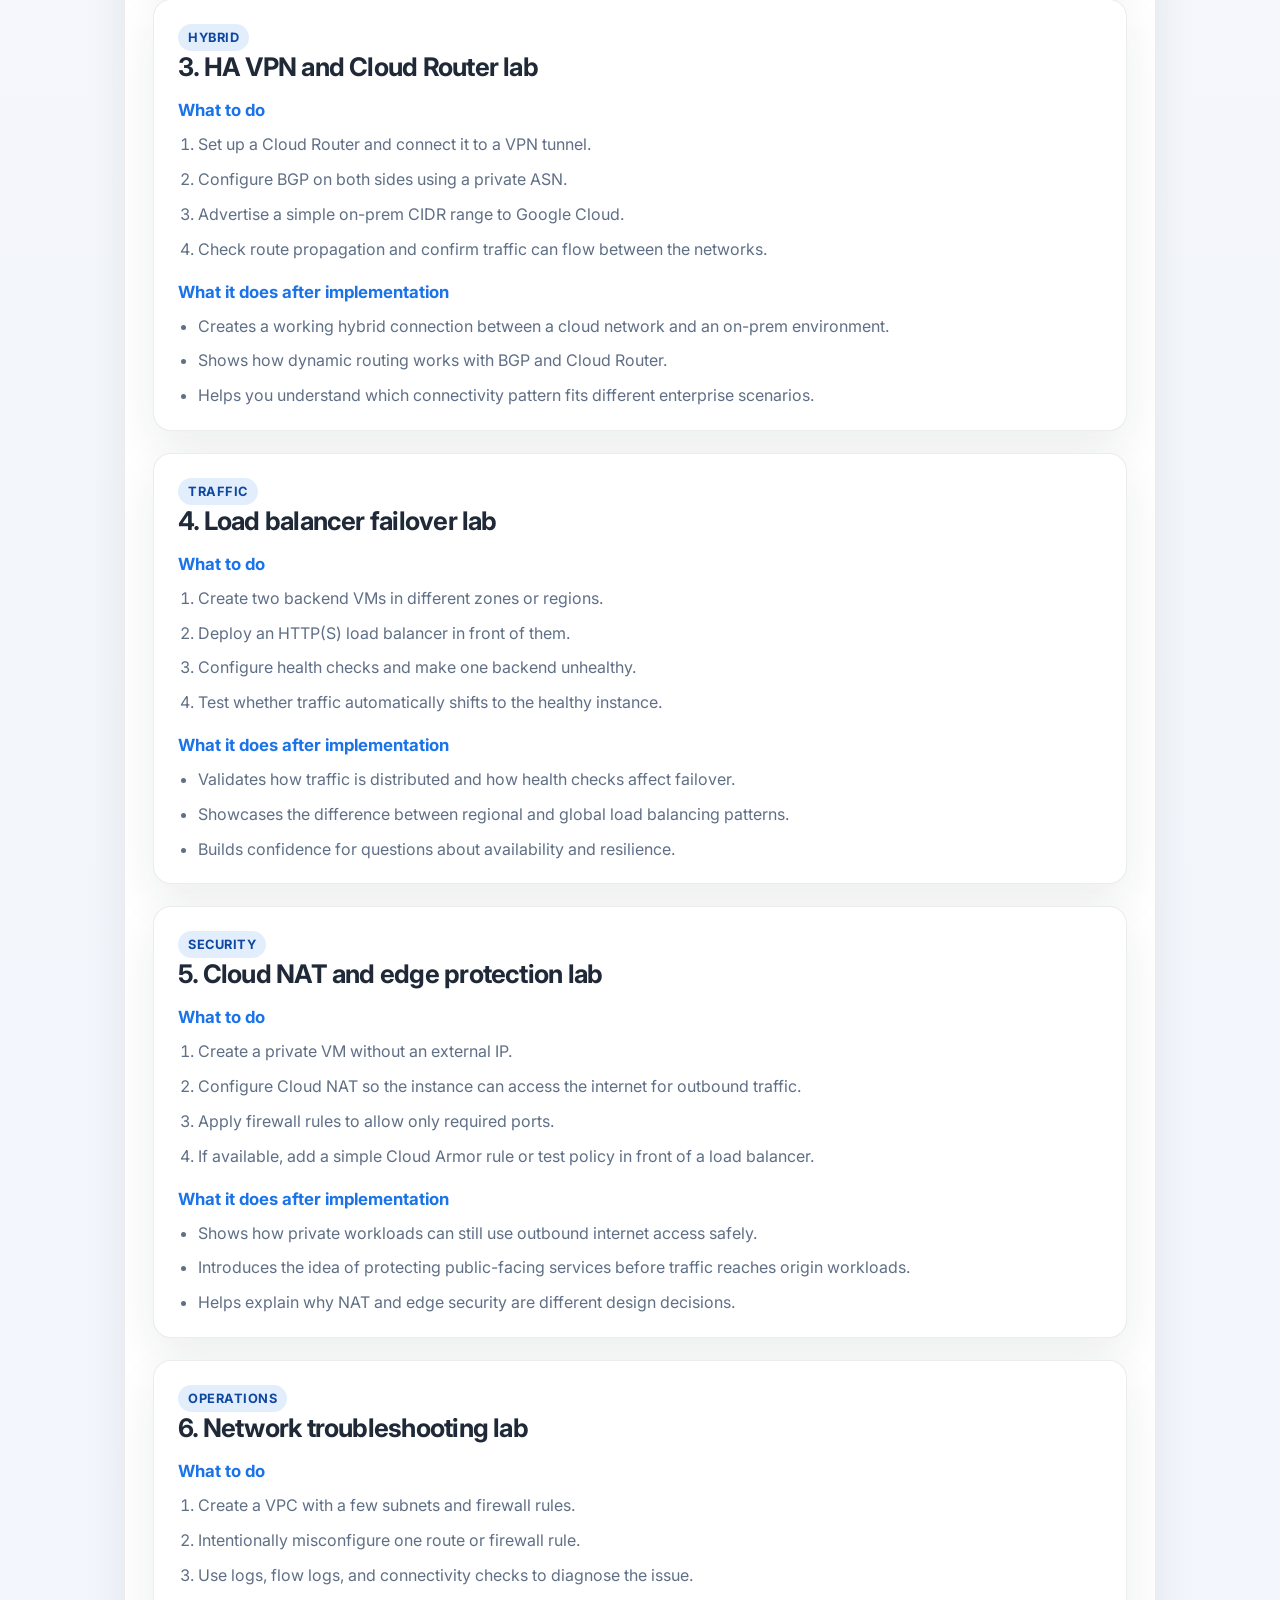
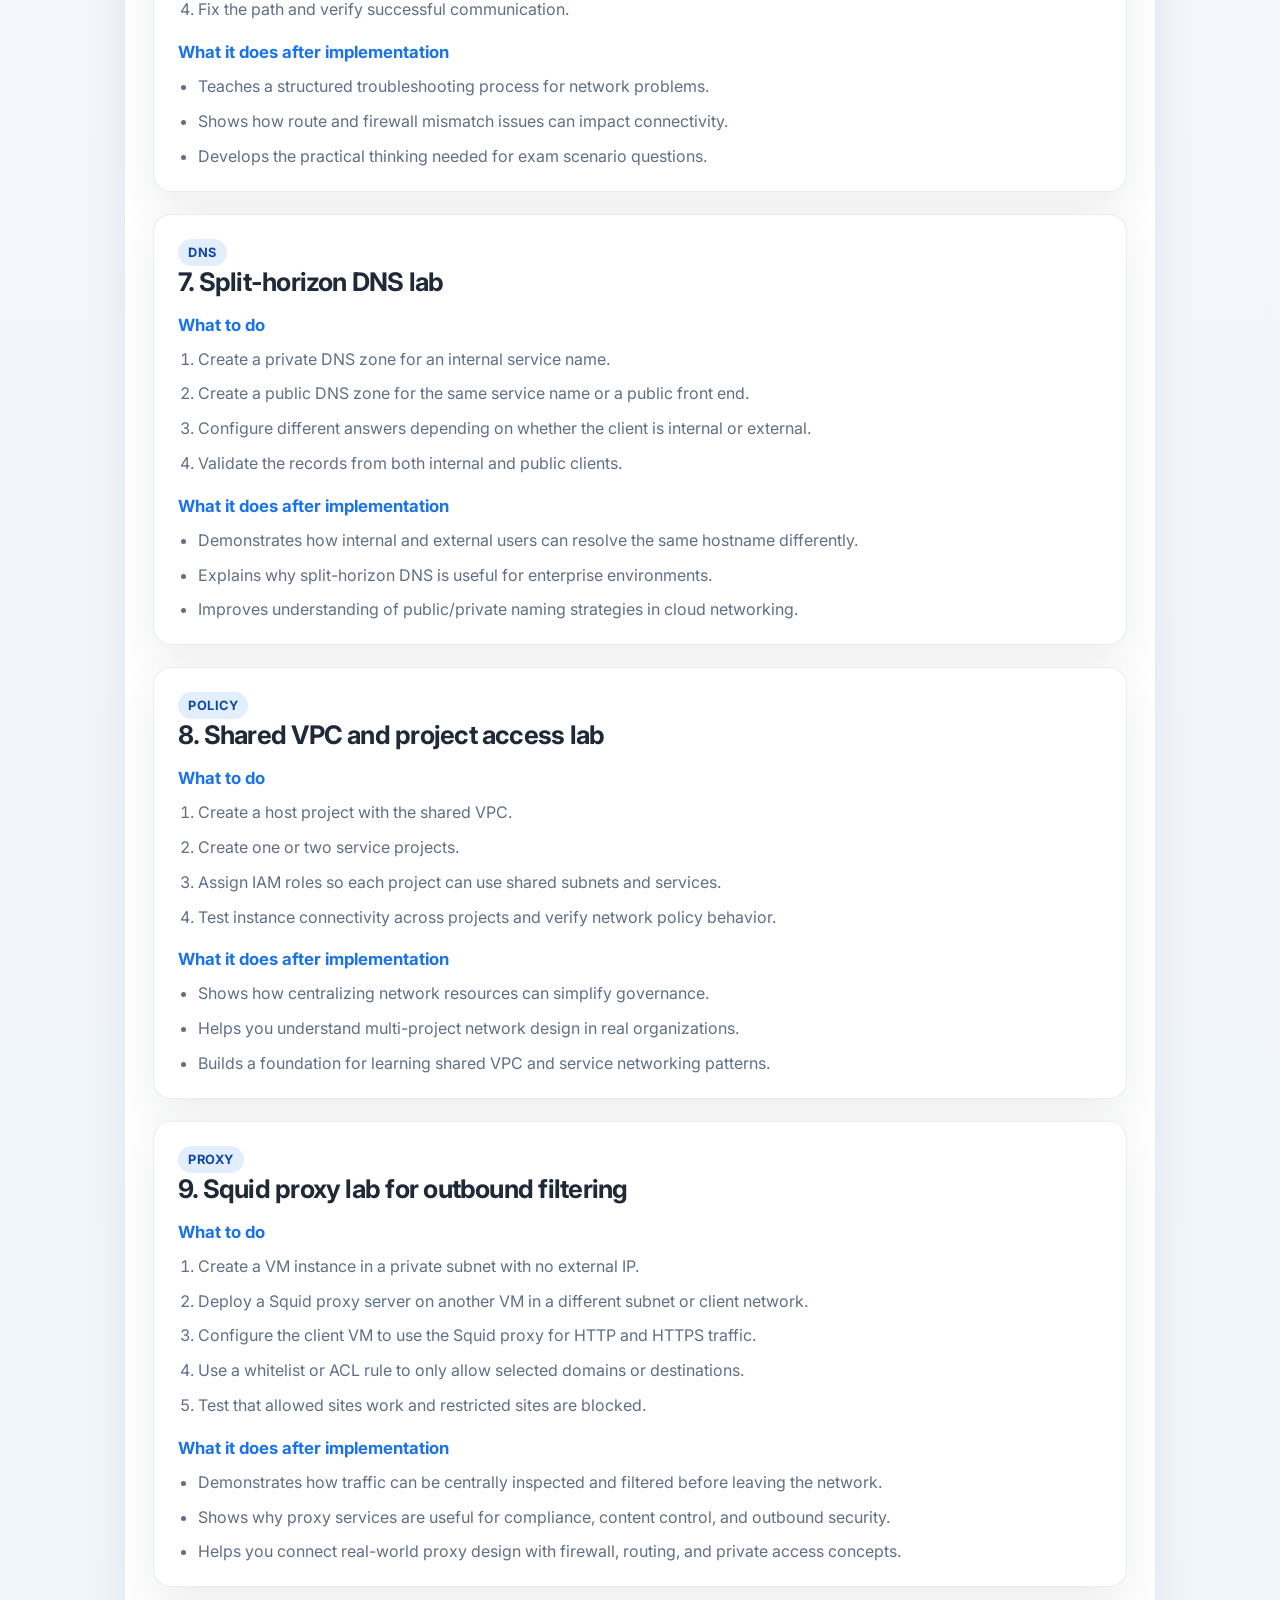
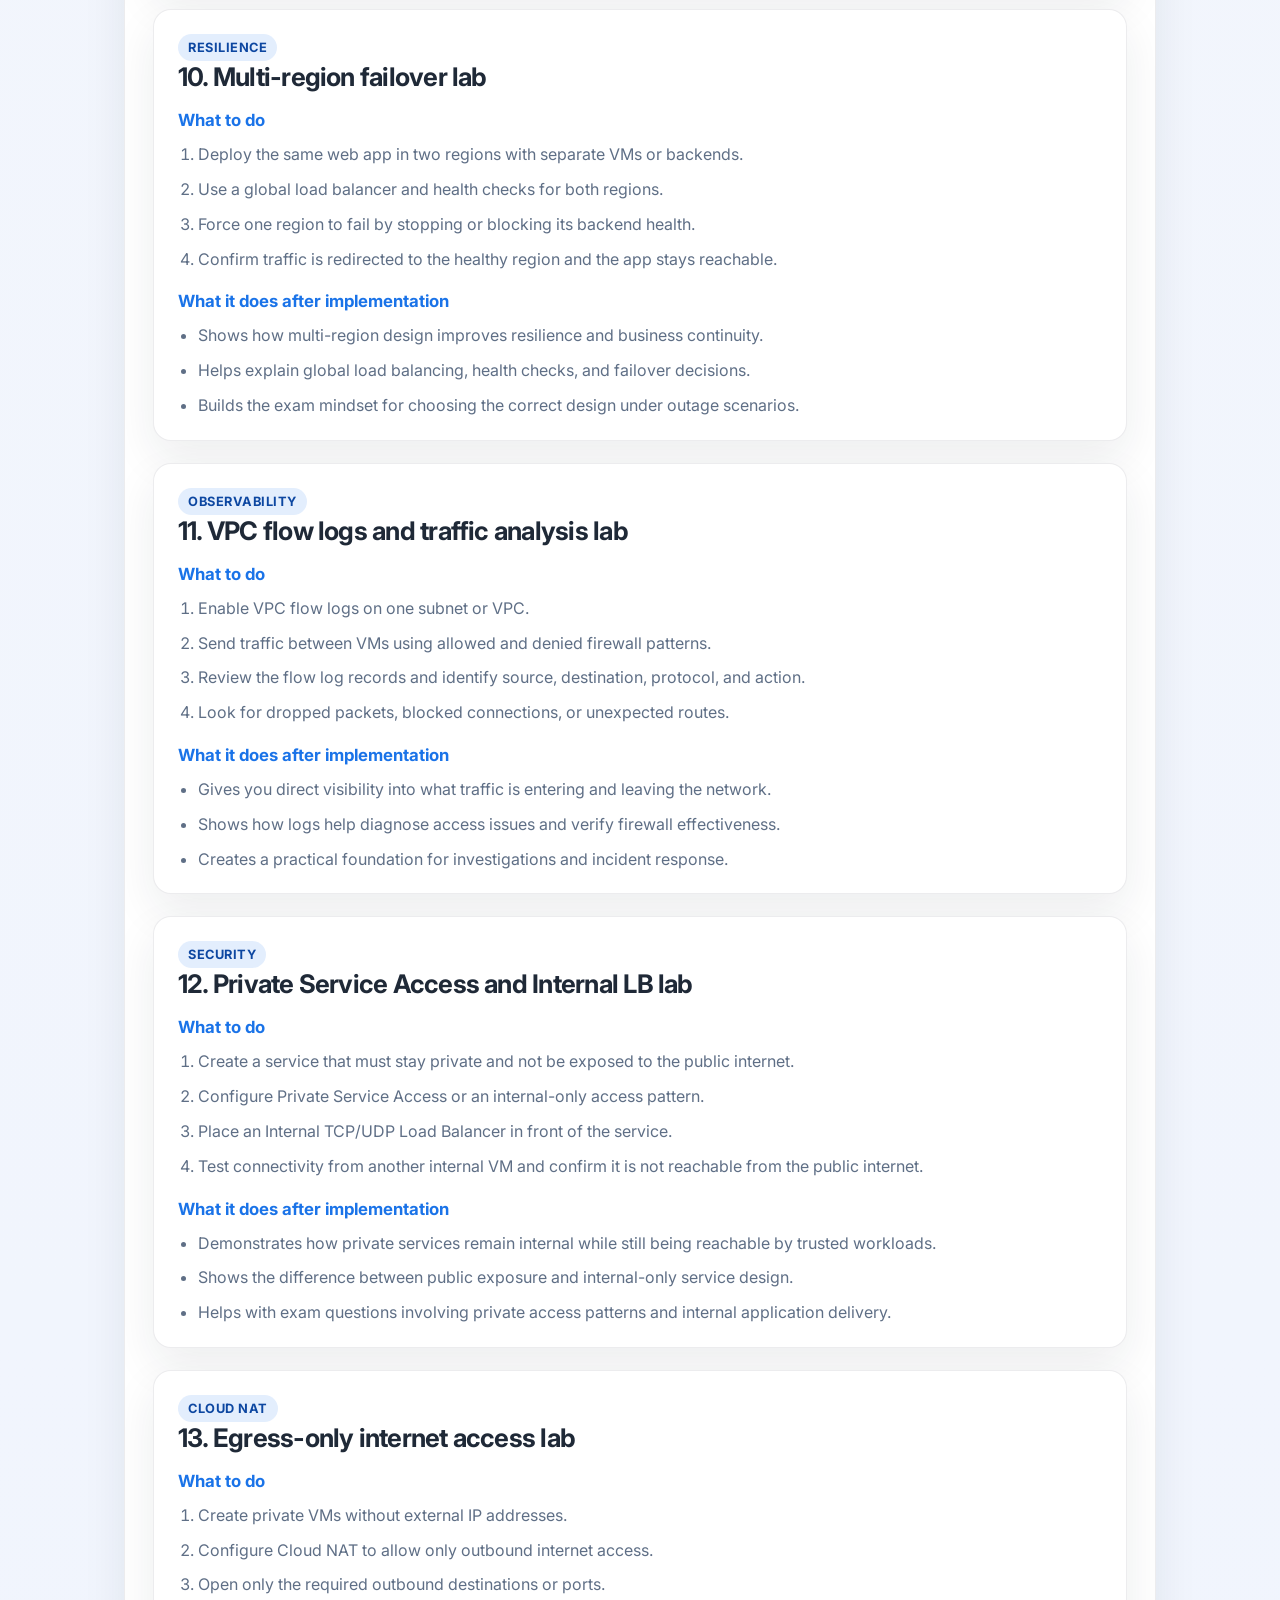
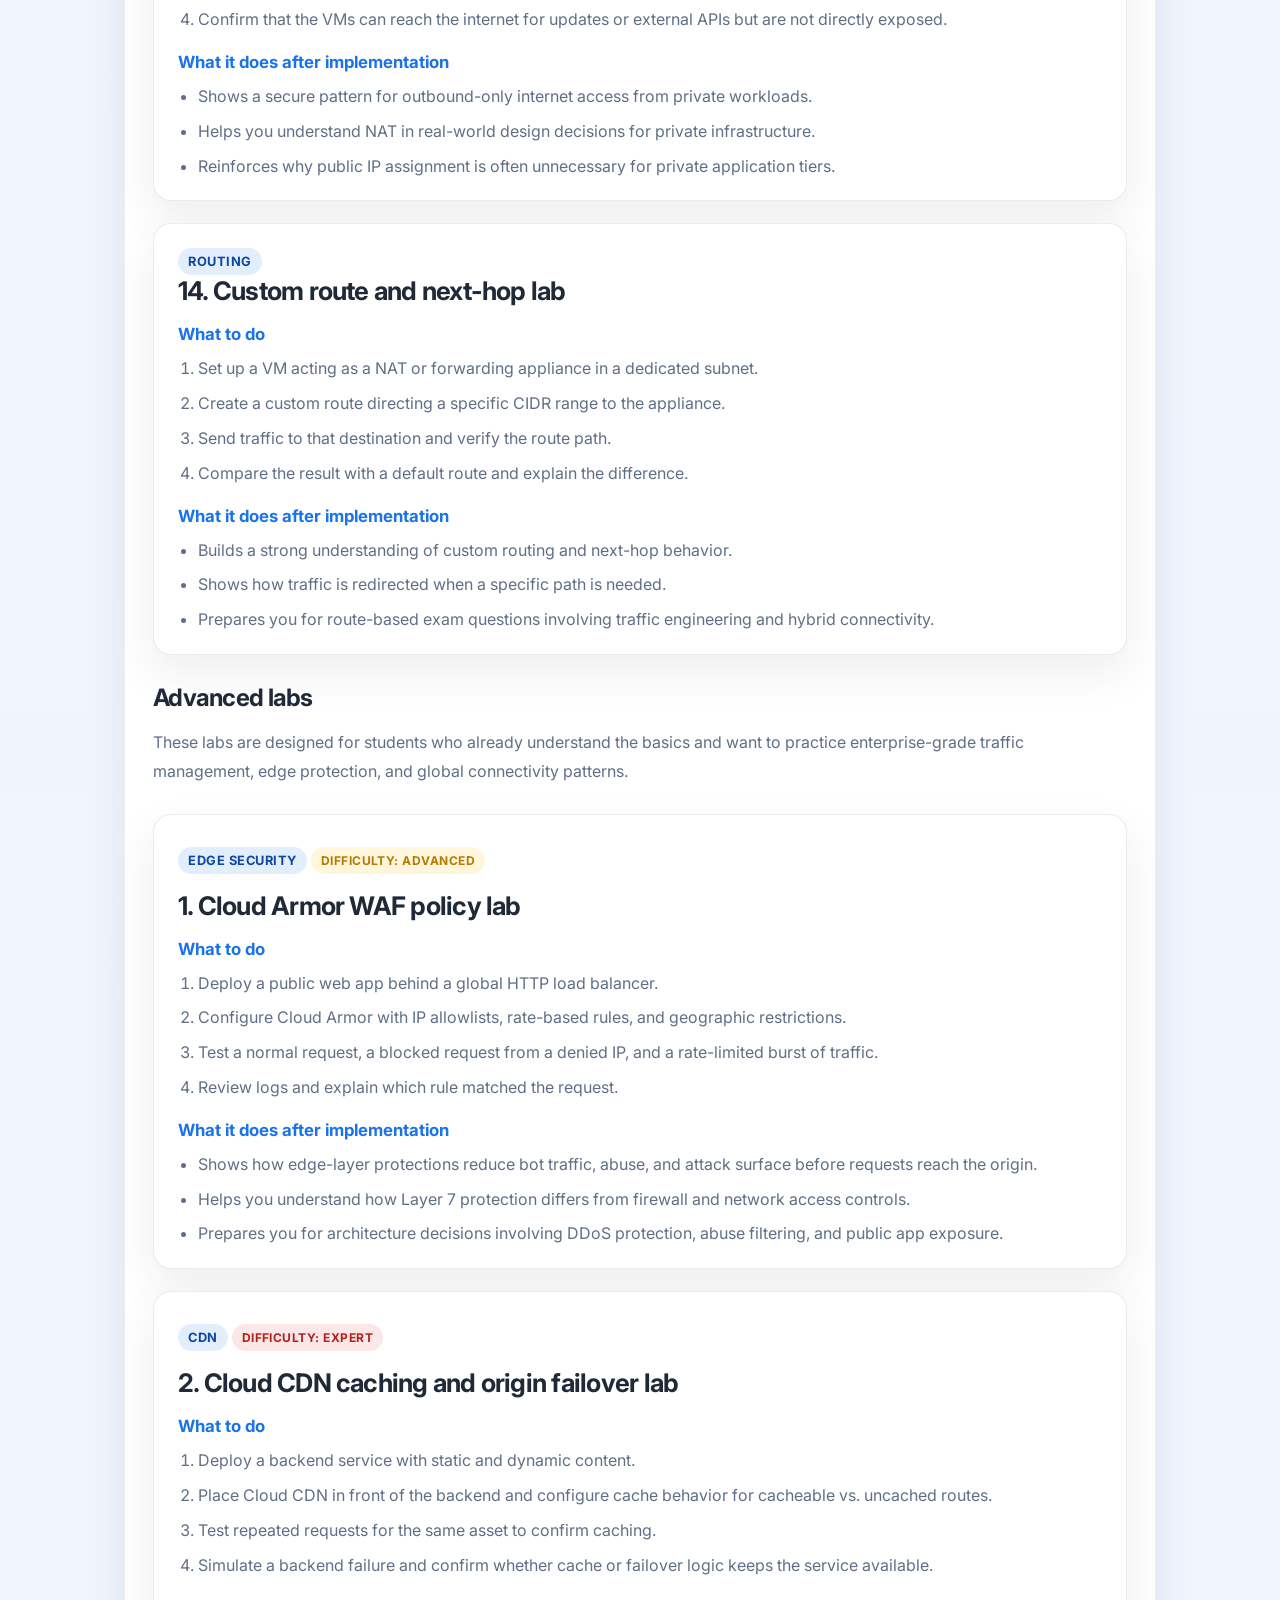
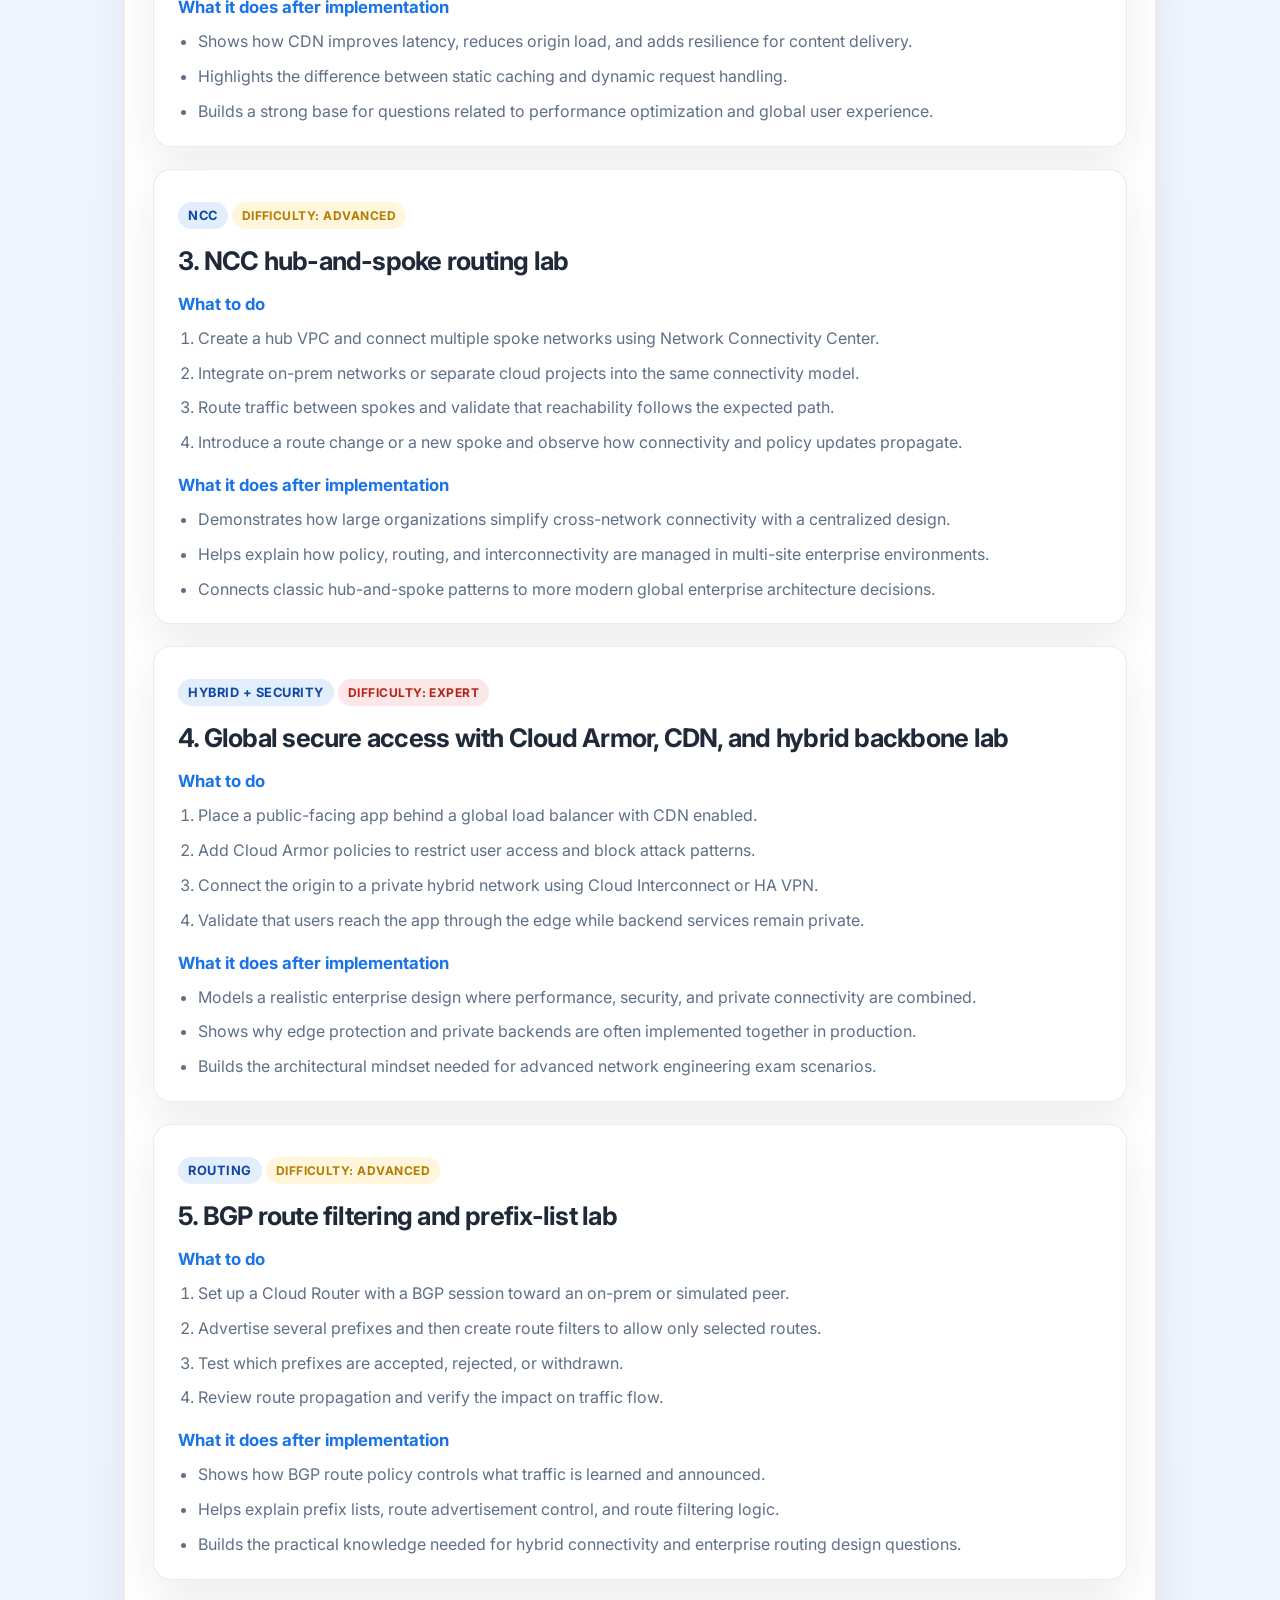
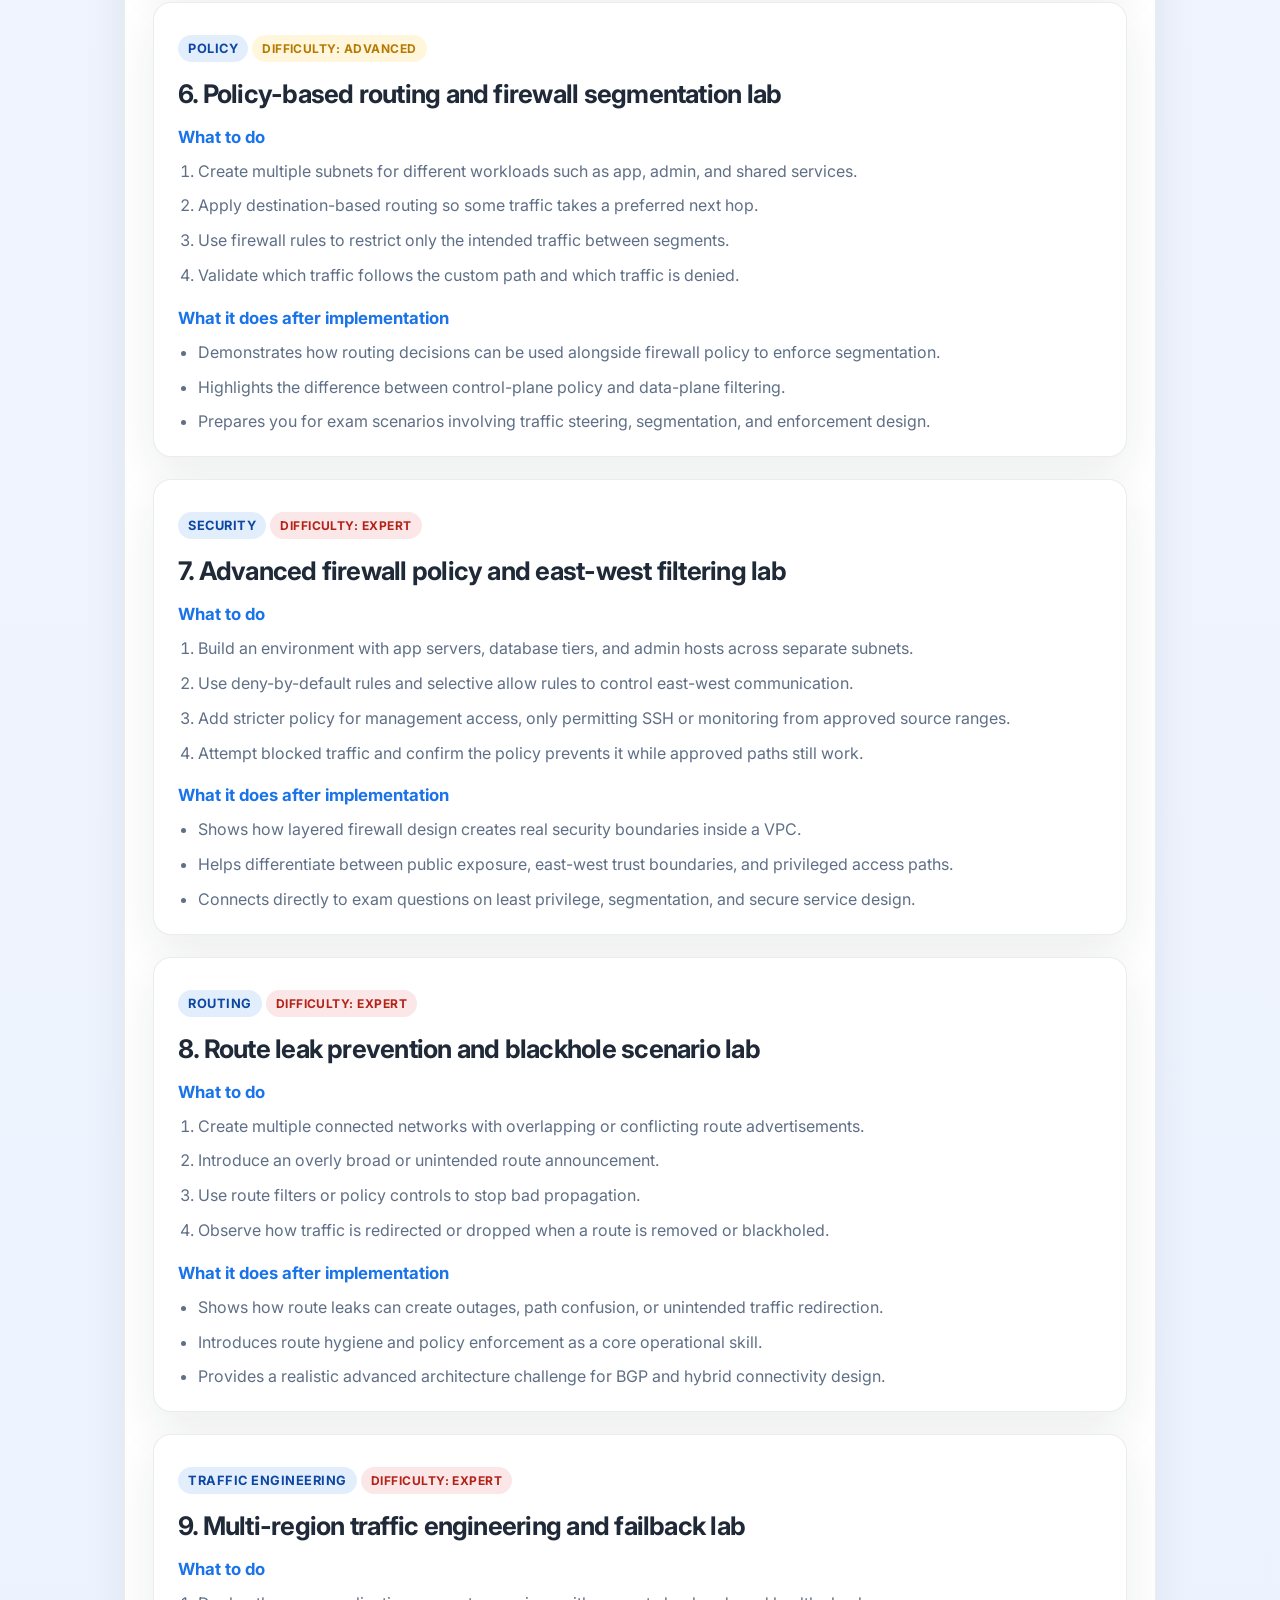
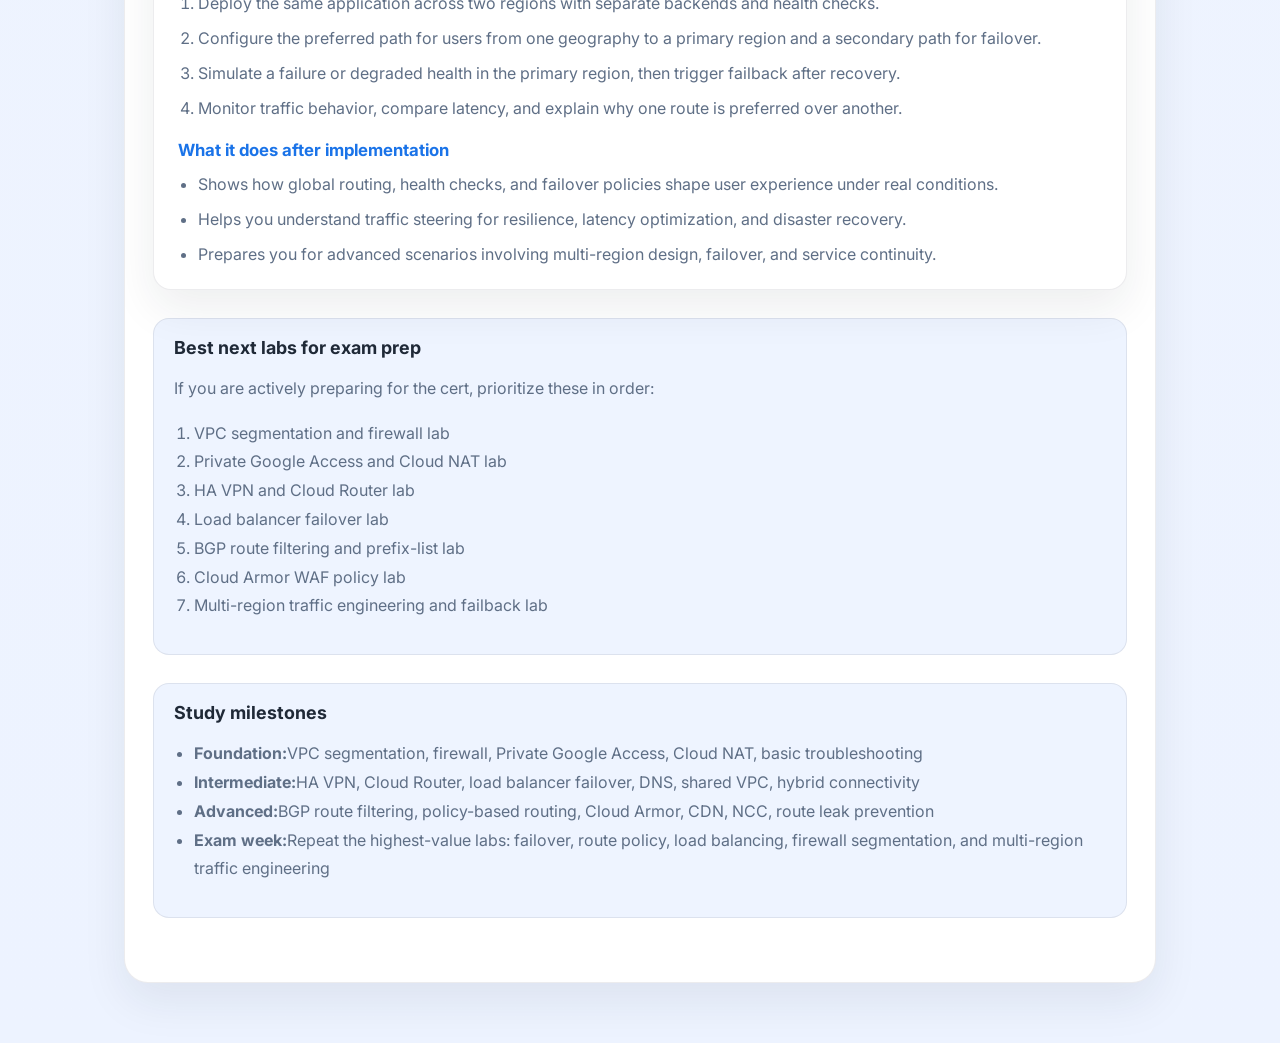
<file: topics/sandbox-labs.html>
<!DOCTYPE html>
<html lang="en">
  <head>
    <meta charset="UTF-8" />
    <meta name="viewport" content="width=device-width, initial-scale=1.0" />
    <title>Sandbox Lab Ideas</title>
    <link rel="preconnect" href="https://fonts.googleapis.com" />
    <link rel="preconnect" href="https://fonts.gstatic.com" crossorigin />
    <link href="https://fonts.googleapis.com/css2?family=Inter:wght@400;500;600;700;800&display=swap" rel="stylesheet" />
    <link rel="icon" type="image/svg+xml" href="../favicon.svg" />
    <link rel="stylesheet" href="../styles.css" />
  </head>
  <body>
    <div class="topic-page">
      <div class="topic-shell">
        <header class="topic-header">
          <nav class="topbar">
            <div class="brand">GCP Study Hub</div>
            <div class="nav-actions">
              <button id="languageToggle" class="language-toggle" type="button" aria-label="Switch language">AL</button>
              <button id="themeToggle" class="theme-toggle" type="button" aria-label="Toggle dark mode">🌙</button>
              <a href="../index.html" data-i18n="backToDashboard">Back to dashboard</a>
            </div>
          </nav>
          <h1>Sandbox Lab Ideas</h1>
          <p>These labs are designed for a free-tier or sandbox Google Cloud setup. Each exercise gives you a realistic networking challenge, shows how to build it step by step, and explains the value after it is implemented.</p>
          <div class="topic-nav">
            <a href="../index.html">Home</a>
            <a href="vpc-fundamentals.html">VPC</a>
            <a href="cidr-subnet-design.html">CIDR</a>
            <a href="hybrid-connectivity.html">Hybrid</a>
            <a href="load-balancing-dns.html">LB & DNS</a>
            <a href="security-monitoring.html">Security</a>
          </div>
        </header>

        <article class="topic-content">
          <section>
            <h2>Lab ideas</h2>
            <p>Each lab below is meant to be done in a sandbox account using a small number of resources. The focus is on understanding traffic flow, access control, connectivity, and troubleshooting rather than building a production-grade architecture.</p>
          </section>

          <section class="topic-box">
            <h3>Recommended order to study</h3>
            <ol>
              <li>Start with VPC segmentation, firewall, and private access labs to build the core networking foundations.</li>
              <li>Move to hybrid connectivity, routing, load balancing, and DNS so you understand traffic behavior across networks.</li>
              <li>Practice troubleshooting, NAT, flow logs, and shared VPC patterns to strengthen operational thinking.</li>
              <li>Finish with the advanced labs on Cloud Armor, CDN, and NCC to prepare for multi-service and enterprise scale designs.</li>
            </ol>
          </section>

          <section class="lab-list">
            <article class="lab-card">
              <span class="topic-tag">Networking</span>
              <h2>1. VPC segmentation and firewall lab</h2>
              <h3>What to do</h3>
              <ol>
                <li>Create one VPC with at least three regional subnets: app, db, and management.</li>
                <li>Deploy a VM in each subnet.</li>
                <li>Create firewall rules that allow only specific ports and source ranges.</li>
                <li>Test traffic between the VM groups using SSH or ping from allowed and blocked sources.</li>
              </ol>
              <h3>What it does after implementation</h3>
              <ul>
                <li>Shows how a VPC isolates workloads by segment.</li>
                <li>Demonstrates how firewall rules control east-west traffic.</li>
                <li>Helps you learn why default deny and explicit allow patterns matter in exam design questions.</li>
              </ul>
            </article>

            <article class="lab-card">
              <span class="topic-tag">Private access</span>
              <h2>2. Private Google Access lab</h2>
              <h3>What to do</h3>
              <ol>
                <li>Create a private subnet without external IP addresses.</li>
                <li>Launch a VM in that subnet.</li>
                <li>Enable Private Google Access on the subnet.</li>
                <li>Test whether the VM can reach Google APIs such as Cloud Storage or BigQuery without a public IP.</li>
              </ol>
              <h3>What it does after implementation</h3>
              <ul>
                <li>Shows how workloads can communicate with Google services without internet exposure.</li>
                <li>Reinforces the difference between public access, private access, and NAT.</li>
                <li>Creates a strong mental model for private-only architectures.</li>
              </ul>
            </article>

            <article class="lab-card">
              <span class="topic-tag">Hybrid</span>
              <h2>3. HA VPN and Cloud Router lab</h2>
              <h3>What to do</h3>
              <ol>
                <li>Set up a Cloud Router and connect it to a VPN tunnel.</li>
                <li>Configure BGP on both sides using a private ASN.</li>
                <li>Advertise a simple on-prem CIDR range to Google Cloud.</li>
                <li>Check route propagation and confirm traffic can flow between the networks.</li>
              </ol>
              <h3>What it does after implementation</h3>
              <ul>
                <li>Creates a working hybrid connection between a cloud network and an on-prem environment.</li>
                <li>Shows how dynamic routing works with BGP and Cloud Router.</li>
                <li>Helps you understand which connectivity pattern fits different enterprise scenarios.</li>
              </ul>
            </article>

            <article class="lab-card">
              <span class="topic-tag">Traffic</span>
              <h2>4. Load balancer failover lab</h2>
              <h3>What to do</h3>
              <ol>
                <li>Create two backend VMs in different zones or regions.</li>
                <li>Deploy an HTTP(S) load balancer in front of them.</li>
                <li>Configure health checks and make one backend unhealthy.</li>
                <li>Test whether traffic automatically shifts to the healthy instance.</li>
              </ol>
              <h3>What it does after implementation</h3>
              <ul>
                <li>Validates how traffic is distributed and how health checks affect failover.</li>
                <li>Showcases the difference between regional and global load balancing patterns.</li>
                <li>Builds confidence for questions about availability and resilience.</li>
              </ul>
            </article>

            <article class="lab-card">
              <span class="topic-tag">Security</span>
              <h2>5. Cloud NAT and edge protection lab</h2>
              <h3>What to do</h3>
              <ol>
                <li>Create a private VM without an external IP.</li>
                <li>Configure Cloud NAT so the instance can access the internet for outbound traffic.</li>
                <li>Apply firewall rules to allow only required ports.</li>
                <li>If available, add a simple Cloud Armor rule or test policy in front of a load balancer.</li>
              </ol>
              <h3>What it does after implementation</h3>
              <ul>
                <li>Shows how private workloads can still use outbound internet access safely.</li>
                <li>Introduces the idea of protecting public-facing services before traffic reaches origin workloads.</li>
                <li>Helps explain why NAT and edge security are different design decisions.</li>
              </ul>
            </article>

            <article class="lab-card">
              <span class="topic-tag">Operations</span>
              <h2>6. Network troubleshooting lab</h2>
              <h3>What to do</h3>
              <ol>
                <li>Create a VPC with a few subnets and firewall rules.</li>
                <li>Intentionally misconfigure one route or firewall rule.</li>
                <li>Use logs, flow logs, and connectivity checks to diagnose the issue.</li>
                <li>Fix the path and verify successful communication.</li>
              </ol>
              <h3>What it does after implementation</h3>
              <ul>
                <li>Teaches a structured troubleshooting process for network problems.</li>
                <li>Shows how route and firewall mismatch issues can impact connectivity.</li>
                <li>Develops the practical thinking needed for exam scenario questions.</li>
              </ul>
            </article>

            <article class="lab-card">
              <span class="topic-tag">DNS</span>
              <h2>7. Split-horizon DNS lab</h2>
              <h3>What to do</h3>
              <ol>
                <li>Create a private DNS zone for an internal service name.</li>
                <li>Create a public DNS zone for the same service name or a public front end.</li>
                <li>Configure different answers depending on whether the client is internal or external.</li>
                <li>Validate the records from both internal and public clients.</li>
              </ol>
              <h3>What it does after implementation</h3>
              <ul>
                <li>Demonstrates how internal and external users can resolve the same hostname differently.</li>
                <li>Explains why split-horizon DNS is useful for enterprise environments.</li>
                <li>Improves understanding of public/private naming strategies in cloud networking.</li>
              </ul>
            </article>

            <article class="lab-card">
              <span class="topic-tag">Policy</span>
              <h2>8. Shared VPC and project access lab</h2>
              <h3>What to do</h3>
              <ol>
                <li>Create a host project with the shared VPC.</li>
                <li>Create one or two service projects.</li>
                <li>Assign IAM roles so each project can use shared subnets and services.</li>
                <li>Test instance connectivity across projects and verify network policy behavior.</li>
              </ol>
              <h3>What it does after implementation</h3>
              <ul>
                <li>Shows how centralizing network resources can simplify governance.</li>
                <li>Helps you understand multi-project network design in real organizations.</li>
                <li>Builds a foundation for learning shared VPC and service networking patterns.</li>
              </ul>
            </article>

            <article class="lab-card">
              <span class="topic-tag">Proxy</span>
              <h2>9. Squid proxy lab for outbound filtering</h2>
              <h3>What to do</h3>
              <ol>
                <li>Create a VM instance in a private subnet with no external IP.</li>
                <li>Deploy a Squid proxy server on another VM in a different subnet or client network.</li>
                <li>Configure the client VM to use the Squid proxy for HTTP and HTTPS traffic.</li>
                <li>Use a whitelist or ACL rule to only allow selected domains or destinations.</li>
                <li>Test that allowed sites work and restricted sites are blocked.</li>
              </ol>
              <h3>What it does after implementation</h3>
              <ul>
                <li>Demonstrates how traffic can be centrally inspected and filtered before leaving the network.</li>
                <li>Shows why proxy services are useful for compliance, content control, and outbound security.</li>
                <li>Helps you connect real-world proxy design with firewall, routing, and private access concepts.</li>
              </ul>
            </article>

            <article class="lab-card">
              <span class="topic-tag">Resilience</span>
              <h2>10. Multi-region failover lab</h2>
              <h3>What to do</h3>
              <ol>
                <li>Deploy the same web app in two regions with separate VMs or backends.</li>
                <li>Use a global load balancer and health checks for both regions.</li>
                <li>Force one region to fail by stopping or blocking its backend health.</li>
                <li>Confirm traffic is redirected to the healthy region and the app stays reachable.</li>
              </ol>
              <h3>What it does after implementation</h3>
              <ul>
                <li>Shows how multi-region design improves resilience and business continuity.</li>
                <li>Helps explain global load balancing, health checks, and failover decisions.</li>
                <li>Builds the exam mindset for choosing the correct design under outage scenarios.</li>
              </ul>
            </article>

            <article class="lab-card">
              <span class="topic-tag">Observability</span>
              <h2>11. VPC flow logs and traffic analysis lab</h2>
              <h3>What to do</h3>
              <ol>
                <li>Enable VPC flow logs on one subnet or VPC.</li>
                <li>Send traffic between VMs using allowed and denied firewall patterns.</li>
                <li>Review the flow log records and identify source, destination, protocol, and action.</li>
                <li>Look for dropped packets, blocked connections, or unexpected routes.</li>
              </ol>
              <h3>What it does after implementation</h3>
              <ul>
                <li>Gives you direct visibility into what traffic is entering and leaving the network.</li>
                <li>Shows how logs help diagnose access issues and verify firewall effectiveness.</li>
                <li>Creates a practical foundation for investigations and incident response.</li>
              </ul>
            </article>

            <article class="lab-card">
              <span class="topic-tag">Security</span>
              <h2>12. Private Service Access and Internal LB lab</h2>
              <h3>What to do</h3>
              <ol>
                <li>Create a service that must stay private and not be exposed to the public internet.</li>
                <li>Configure Private Service Access or an internal-only access pattern.</li>
                <li>Place an Internal TCP/UDP Load Balancer in front of the service.</li>
                <li>Test connectivity from another internal VM and confirm it is not reachable from the public internet.</li>
              </ol>
              <h3>What it does after implementation</h3>
              <ul>
                <li>Demonstrates how private services remain internal while still being reachable by trusted workloads.</li>
                <li>Shows the difference between public exposure and internal-only service design.</li>
                <li>Helps with exam questions involving private access patterns and internal application delivery.</li>
              </ul>
            </article>

            <article class="lab-card">
              <span class="topic-tag">Cloud NAT</span>
              <h2>13. Egress-only internet access lab</h2>
              <h3>What to do</h3>
              <ol>
                <li>Create private VMs without external IP addresses.</li>
                <li>Configure Cloud NAT to allow only outbound internet access.</li>
                <li>Open only the required outbound destinations or ports.</li>
                <li>Confirm that the VMs can reach the internet for updates or external APIs but are not directly exposed.</li>
              </ol>
              <h3>What it does after implementation</h3>
              <ul>
                <li>Shows a secure pattern for outbound-only internet access from private workloads.</li>
                <li>Helps you understand NAT in real-world design decisions for private infrastructure.</li>
                <li>Reinforces why public IP assignment is often unnecessary for private application tiers.</li>
              </ul>
            </article>

            <article class="lab-card">
              <span class="topic-tag">Routing</span>
              <h2>14. Custom route and next-hop lab</h2>
              <h3>What to do</h3>
              <ol>
                <li>Set up a VM acting as a NAT or forwarding appliance in a dedicated subnet.</li>
                <li>Create a custom route directing a specific CIDR range to the appliance.</li>
                <li>Send traffic to that destination and verify the route path.</li>
                <li>Compare the result with a default route and explain the difference.</li>
              </ol>
              <h3>What it does after implementation</h3>
              <ul>
                <li>Builds a strong understanding of custom routing and next-hop behavior.</li>
                <li>Shows how traffic is redirected when a specific path is needed.</li>
                <li>Prepares you for route-based exam questions involving traffic engineering and hybrid connectivity.</li>
              </ul>
            </article>
          </section>

          <section>
            <h2>Advanced labs</h2>
            <p>These labs are designed for students who already understand the basics and want to practice enterprise-grade traffic management, edge protection, and global connectivity patterns.</p>
          </section>

          <section class="lab-list advanced-lab-list">
            <article class="lab-card advanced-card">
              <span class="topic-tag">Edge Security</span>
              <span class="difficulty-badge difficulty-advanced">Difficulty: Advanced</span>
              <h2>1. Cloud Armor WAF policy lab</h2>
              <h3>What to do</h3>
              <ol>
                <li>Deploy a public web app behind a global HTTP load balancer.</li>
                <li>Configure Cloud Armor with IP allowlists, rate-based rules, and geographic restrictions.</li>
                <li>Test a normal request, a blocked request from a denied IP, and a rate-limited burst of traffic.</li>
                <li>Review logs and explain which rule matched the request.</li>
              </ol>
              <h3>What it does after implementation</h3>
              <ul>
                <li>Shows how edge-layer protections reduce bot traffic, abuse, and attack surface before requests reach the origin.</li>
                <li>Helps you understand how Layer 7 protection differs from firewall and network access controls.</li>
                <li>Prepares you for architecture decisions involving DDoS protection, abuse filtering, and public app exposure.</li>
              </ul>
            </article>

            <article class="lab-card advanced-card">
              <span class="topic-tag">CDN</span>
              <span class="difficulty-badge difficulty-expert">Difficulty: Expert</span>
              <h2>2. Cloud CDN caching and origin failover lab</h2>
              <h3>What to do</h3>
              <ol>
                <li>Deploy a backend service with static and dynamic content.</li>
                <li>Place Cloud CDN in front of the backend and configure cache behavior for cacheable vs. uncached routes.</li>
                <li>Test repeated requests for the same asset to confirm caching.</li>
                <li>Simulate a backend failure and confirm whether cache or failover logic keeps the service available.</li>
              </ol>
              <h3>What it does after implementation</h3>
              <ul>
                <li>Shows how CDN improves latency, reduces origin load, and adds resilience for content delivery.</li>
                <li>Highlights the difference between static caching and dynamic request handling.</li>
                <li>Builds a strong base for questions related to performance optimization and global user experience.</li>
              </ul>
            </article>

            <article class="lab-card advanced-card">
              <span class="topic-tag">NCC</span>
              <span class="difficulty-badge difficulty-advanced">Difficulty: Advanced</span>
              <h2>3. NCC hub-and-spoke routing lab</h2>
              <h3>What to do</h3>
              <ol>
                <li>Create a hub VPC and connect multiple spoke networks using Network Connectivity Center.</li>
                <li>Integrate on-prem networks or separate cloud projects into the same connectivity model.</li>
                <li>Route traffic between spokes and validate that reachability follows the expected path.</li>
                <li>Introduce a route change or a new spoke and observe how connectivity and policy updates propagate.</li>
              </ol>
              <h3>What it does after implementation</h3>
              <ul>
                <li>Demonstrates how large organizations simplify cross-network connectivity with a centralized design.</li>
                <li>Helps explain how policy, routing, and interconnectivity are managed in multi-site enterprise environments.</li>
                <li>Connects classic hub-and-spoke patterns to more modern global enterprise architecture decisions.</li>
              </ul>
            </article>

            <article class="lab-card advanced-card">
              <span class="topic-tag">Hybrid + Security</span>
              <span class="difficulty-badge difficulty-expert">Difficulty: Expert</span>
              <h2>4. Global secure access with Cloud Armor, CDN, and hybrid backbone lab</h2>
              <h3>What to do</h3>
              <ol>
                <li>Place a public-facing app behind a global load balancer with CDN enabled.</li>
                <li>Add Cloud Armor policies to restrict user access and block attack patterns.</li>
                <li>Connect the origin to a private hybrid network using Cloud Interconnect or HA VPN.</li>
                <li>Validate that users reach the app through the edge while backend services remain private.</li>
              </ol>
              <h3>What it does after implementation</h3>
              <ul>
                <li>Models a realistic enterprise design where performance, security, and private connectivity are combined.</li>
                <li>Shows why edge protection and private backends are often implemented together in production.</li>
                <li>Builds the architectural mindset needed for advanced network engineering exam scenarios.</li>
              </ul>
            </article>

            <article class="lab-card advanced-card">
              <span class="topic-tag">Routing</span>
              <span class="difficulty-badge difficulty-advanced">Difficulty: Advanced</span>
              <h2>5. BGP route filtering and prefix-list lab</h2>
              <h3>What to do</h3>
              <ol>
                <li>Set up a Cloud Router with a BGP session toward an on-prem or simulated peer.</li>
                <li>Advertise several prefixes and then create route filters to allow only selected routes.</li>
                <li>Test which prefixes are accepted, rejected, or withdrawn.</li>
                <li>Review route propagation and verify the impact on traffic flow.</li>
              </ol>
              <h3>What it does after implementation</h3>
              <ul>
                <li>Shows how BGP route policy controls what traffic is learned and announced.</li>
                <li>Helps explain prefix lists, route advertisement control, and route filtering logic.</li>
                <li>Builds the practical knowledge needed for hybrid connectivity and enterprise routing design questions.</li>
              </ul>
            </article>

            <article class="lab-card advanced-card">
              <span class="topic-tag">Policy</span>
              <span class="difficulty-badge difficulty-advanced">Difficulty: Advanced</span>
              <h2>6. Policy-based routing and firewall segmentation lab</h2>
              <h3>What to do</h3>
              <ol>
                <li>Create multiple subnets for different workloads such as app, admin, and shared services.</li>
                <li>Apply destination-based routing so some traffic takes a preferred next hop.</li>
                <li>Use firewall rules to restrict only the intended traffic between segments.</li>
                <li>Validate which traffic follows the custom path and which traffic is denied.</li>
              </ol>
              <h3>What it does after implementation</h3>
              <ul>
                <li>Demonstrates how routing decisions can be used alongside firewall policy to enforce segmentation.</li>
                <li>Highlights the difference between control-plane policy and data-plane filtering.</li>
                <li>Prepares you for exam scenarios involving traffic steering, segmentation, and enforcement design.</li>
              </ul>
            </article>

            <article class="lab-card advanced-card">
              <span class="topic-tag">Security</span>
              <span class="difficulty-badge difficulty-expert">Difficulty: Expert</span>
              <h2>7. Advanced firewall policy and east-west filtering lab</h2>
              <h3>What to do</h3>
              <ol>
                <li>Build an environment with app servers, database tiers, and admin hosts across separate subnets.</li>
                <li>Use deny-by-default rules and selective allow rules to control east-west communication.</li>
                <li>Add stricter policy for management access, only permitting SSH or monitoring from approved source ranges.</li>
                <li>Attempt blocked traffic and confirm the policy prevents it while approved paths still work.</li>
              </ol>
              <h3>What it does after implementation</h3>
              <ul>
                <li>Shows how layered firewall design creates real security boundaries inside a VPC.</li>
                <li>Helps differentiate between public exposure, east-west trust boundaries, and privileged access paths.</li>
                <li>Connects directly to exam questions on least privilege, segmentation, and secure service design.</li>
              </ul>
            </article>

            <article class="lab-card advanced-card">
              <span class="topic-tag">Routing</span>
              <span class="difficulty-badge difficulty-expert">Difficulty: Expert</span>
              <h2>8. Route leak prevention and blackhole scenario lab</h2>
              <h3>What to do</h3>
              <ol>
                <li>Create multiple connected networks with overlapping or conflicting route advertisements.</li>
                <li>Introduce an overly broad or unintended route announcement.</li>
                <li>Use route filters or policy controls to stop bad propagation.</li>
                <li>Observe how traffic is redirected or dropped when a route is removed or blackholed.</li>
              </ol>
              <h3>What it does after implementation</h3>
              <ul>
                <li>Shows how route leaks can create outages, path confusion, or unintended traffic redirection.</li>
                <li>Introduces route hygiene and policy enforcement as a core operational skill.</li>
                <li>Provides a realistic advanced architecture challenge for BGP and hybrid connectivity design.</li>
              </ul>
            </article>

            <article class="lab-card advanced-card">
              <span class="topic-tag">Traffic Engineering</span>
              <span class="difficulty-badge difficulty-expert">Difficulty: Expert</span>
              <h2>9. Multi-region traffic engineering and failback lab</h2>
              <h3>What to do</h3>
              <ol>
                <li>Deploy the same application across two regions with separate backends and health checks.</li>
                <li>Configure the preferred path for users from one geography to a primary region and a secondary path for failover.</li>
                <li>Simulate a failure or degraded health in the primary region, then trigger failback after recovery.</li>
                <li>Monitor traffic behavior, compare latency, and explain why one route is preferred over another.</li>
              </ol>
              <h3>What it does after implementation</h3>
              <ul>
                <li>Shows how global routing, health checks, and failover policies shape user experience under real conditions.</li>
                <li>Helps you understand traffic steering for resilience, latency optimization, and disaster recovery.</li>
                <li>Prepares you for advanced scenarios involving multi-region design, failover, and service continuity.</li>
              </ul>
            </article>
          </section>

          <section class="topic-box">
            <h3>Best next labs for exam prep</h3>
            <p>If you are actively preparing for the cert, prioritize these in order:</p>
            <ol>
              <li>VPC segmentation and firewall lab</li>
              <li>Private Google Access and Cloud NAT lab</li>
              <li>HA VPN and Cloud Router lab</li>
              <li>Load balancer failover lab</li>
              <li>BGP route filtering and prefix-list lab</li>
              <li>Cloud Armor WAF policy lab</li>
              <li>Multi-region traffic engineering and failback lab</li>
            </ol>
          </section>

          <section class="topic-box">
            <h3>Study milestones</h3>
            <ul>
              <li><strong>Foundation:</strong> VPC segmentation, firewall, Private Google Access, Cloud NAT, basic troubleshooting</li>
              <li><strong>Intermediate:</strong> HA VPN, Cloud Router, load balancer failover, DNS, shared VPC, hybrid connectivity</li>
              <li><strong>Advanced:</strong> BGP route filtering, policy-based routing, Cloud Armor, CDN, NCC, route leak prevention</li>
              <li><strong>Exam week:</strong> Repeat the highest-value labs: failover, route policy, load balancing, firewall segmentation, and multi-region traffic engineering</li>
            </ul>
          </section>
        </article>
      </div>
    </div>

    <script src="../script.js"></script>
  </body>
</html>

    <script src="../script.js"></script>
  </body>
</html>
</file>
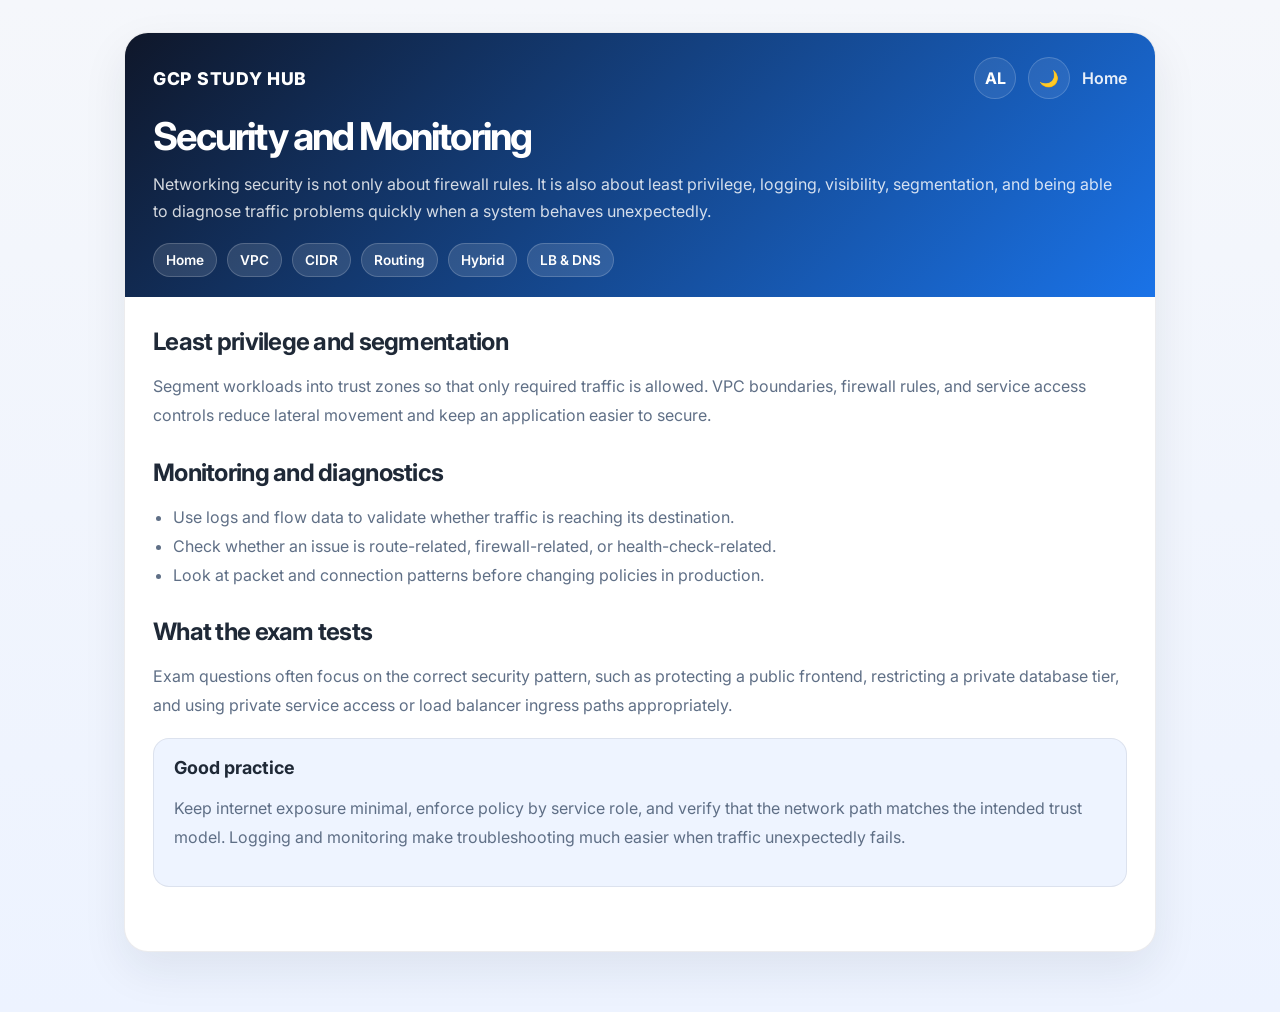
<file: topics/security-monitoring.html>
<!DOCTYPE html>
<html lang="en">
  <head>
    <meta charset="UTF-8" />
    <meta name="viewport" content="width=device-width, initial-scale=1.0" />
    <title>Security and Monitoring</title>
    <link rel="preconnect" href="https://fonts.googleapis.com" />
    <link rel="preconnect" href="https://fonts.gstatic.com" crossorigin />
    <link href="https://fonts.googleapis.com/css2?family=Inter:wght@400;500;600;700;800&display=swap" rel="stylesheet" />
    <link rel="icon" type="image/svg+xml" href="../favicon.svg" />
    <link rel="stylesheet" href="../styles.css" />
  </head>
  <body>
    <div class="topic-page">
      <div class="topic-shell">
        <header class="topic-header">
          <nav class="topbar">
            <div class="brand">GCP Study Hub</div>
            <div class="nav-actions">
              <button id="languageToggle" class="language-toggle" type="button" aria-label="Switch language">AL</button>
              <button id="themeToggle" class="theme-toggle" type="button" aria-label="Toggle dark mode">🌙</button>
              <a href="../index.html" data-i18n="backToDashboard">Back to dashboard</a>
            </div>
          </nav>
          <h1>Security and Monitoring</h1>
          <p>Networking security is not only about firewall rules. It is also about least privilege, logging, visibility, segmentation, and being able to diagnose traffic problems quickly when a system behaves unexpectedly.</p>
          <div class="topic-nav">
            <a href="../index.html">Home</a>
            <a href="vpc-fundamentals.html">VPC</a>
            <a href="cidr-subnet-design.html">CIDR</a>
            <a href="routing-firewall.html">Routing</a>
            <a href="hybrid-connectivity.html">Hybrid</a>
            <a href="load-balancing-dns.html">LB & DNS</a>
          </div>
        </header>

        <article class="topic-content">
          <section>
            <h2>Least privilege and segmentation</h2>
            <p>Segment workloads into trust zones so that only required traffic is allowed. VPC boundaries, firewall rules, and service access controls reduce lateral movement and keep an application easier to secure.</p>
          </section>

          <section>
            <h2>Monitoring and diagnostics</h2>
            <ul>
              <li>Use logs and flow data to validate whether traffic is reaching its destination.</li>
              <li>Check whether an issue is route-related, firewall-related, or health-check-related.</li>
              <li>Look at packet and connection patterns before changing policies in production.</li>
            </ul>
          </section>

          <section>
            <h2>What the exam tests</h2>
            <p>Exam questions often focus on the correct security pattern, such as protecting a public frontend, restricting a private database tier, and using private service access or load balancer ingress paths appropriately.</p>
            <div class="topic-box">
              <h3>Good practice</h3>
              <p>Keep internet exposure minimal, enforce policy by service role, and verify that the network path matches the intended trust model. Logging and monitoring make troubleshooting much easier when traffic unexpectedly fails.</p>
            </div>
          </section>
        </article>
      </div>
    </div>

    <script src="../script.js"></script>
  </body>
</html>
</file>
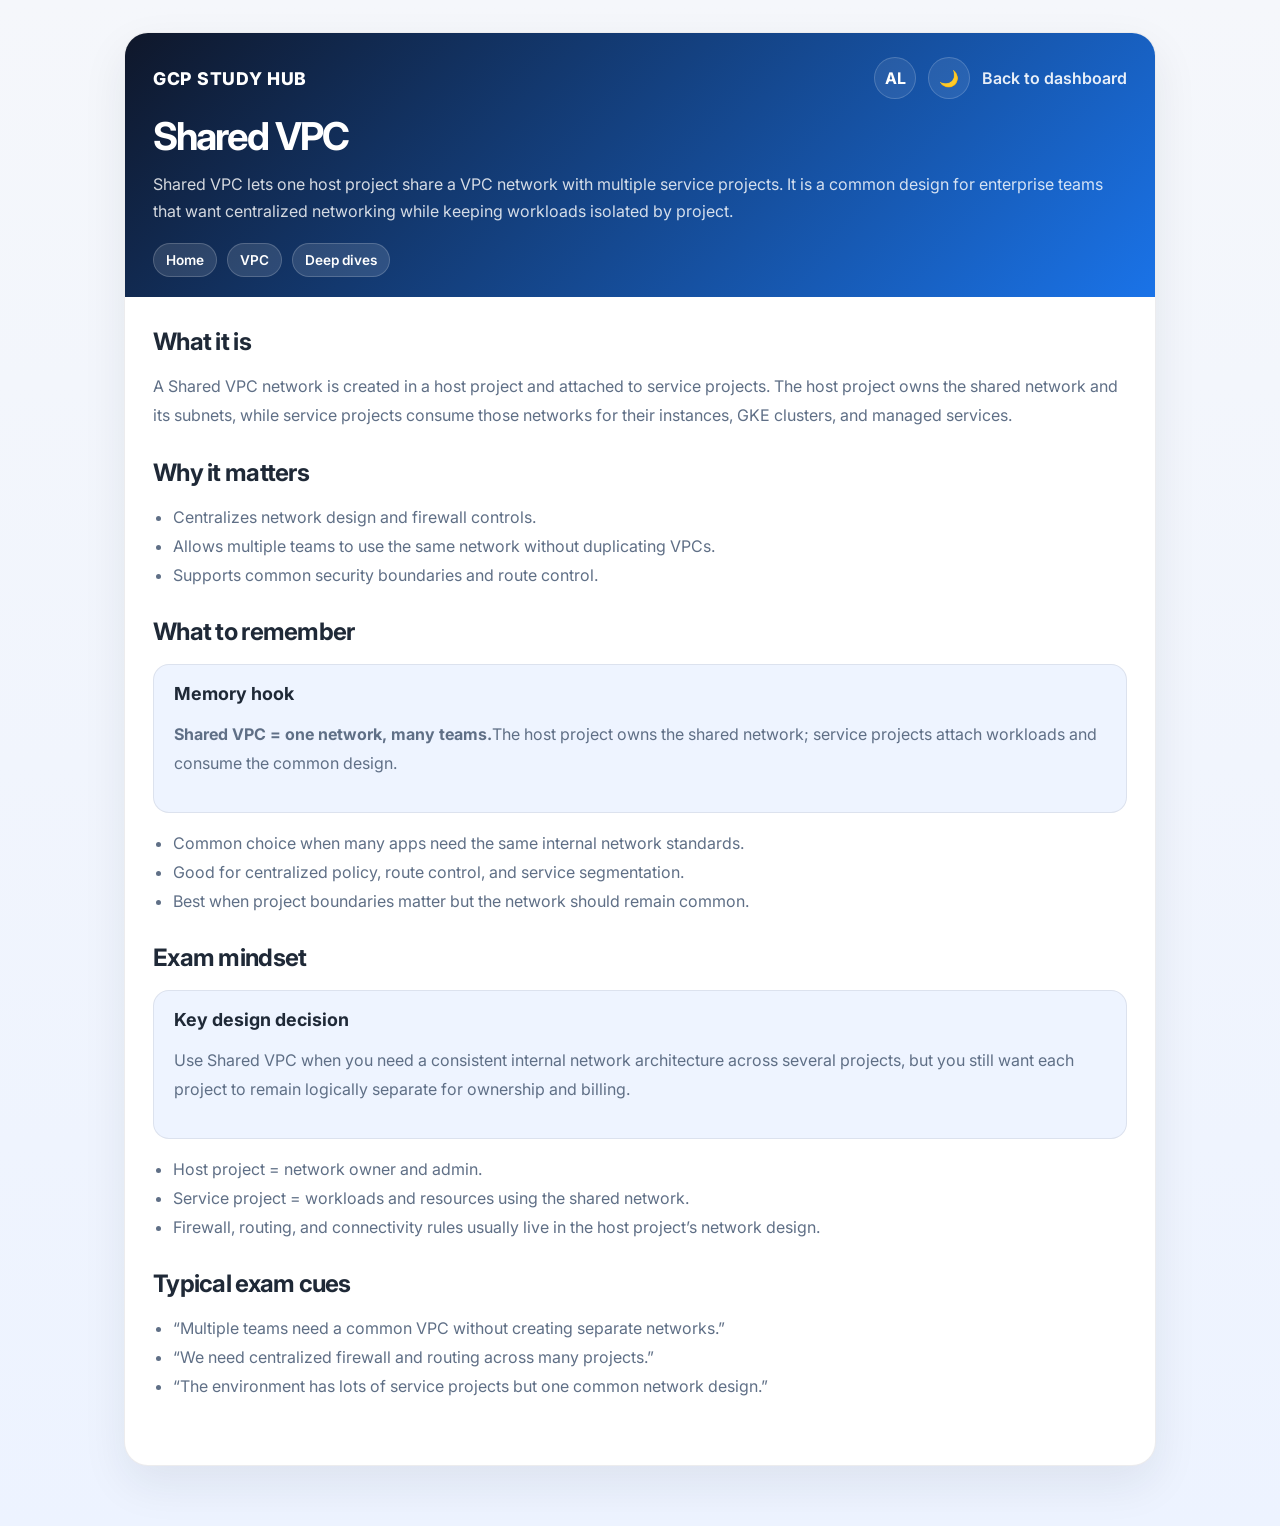
<file: topics/shared-vpc.html>
<!DOCTYPE html>
<html lang="en">
  <head>
    <meta charset="UTF-8" />
    <meta name="viewport" content="width=device-width, initial-scale=1.0" />
    <title>Shared VPC</title>
    <link rel="preconnect" href="https://fonts.googleapis.com" />
    <link rel="preconnect" href="https://fonts.gstatic.com" crossorigin />
    <link href="https://fonts.googleapis.com/css2?family=Inter:wght@400;500;600;700;800&display=swap" rel="stylesheet" />
    <link rel="icon" type="image/svg+xml" href="../favicon.svg" />
    <link rel="stylesheet" href="../styles.css" />
  </head>
  <body>
    <div class="topic-page">
      <div class="topic-shell">
        <header class="topic-header">
          <nav class="topbar">
            <div class="brand">GCP Study Hub</div>
            <div class="nav-actions">
              <button id="languageToggle" class="language-toggle" type="button" aria-label="Switch language">AL</button>
              <button id="themeToggle" class="theme-toggle" type="button" aria-label="Toggle dark mode">🌙</button>
              <a href="../index.html" data-i18n="backToDashboard">Back to dashboard</a>
            </div>
          </nav>
          <h1>Shared VPC</h1>
          <p>Shared VPC lets one host project share a VPC network with multiple service projects. It is a common design for enterprise teams that want centralized networking while keeping workloads isolated by project.</p>
          <div class="topic-nav">
            <a href="../index.html">Home</a>
            <a href="vpc-fundamentals.html">VPC</a>
            <a href="network-deep-dives.html">Deep dives</a>
          </div>
        </header>

        <article class="topic-content">
          <section>
            <h2>What it is</h2>
            <p>A Shared VPC network is created in a host project and attached to service projects. The host project owns the shared network and its subnets, while service projects consume those networks for their instances, GKE clusters, and managed services.</p>
          </section>

          <section>
            <h2>Why it matters</h2>
            <ul>
              <li>Centralizes network design and firewall controls.</li>
              <li>Allows multiple teams to use the same network without duplicating VPCs.</li>
              <li>Supports common security boundaries and route control.</li>
            </ul>
          </section>

          <section>
            <h2>What to remember</h2>
            <div class="topic-box">
              <h3>Memory hook</h3>
              <p><strong>Shared VPC = one network, many teams.</strong> The host project owns the shared network; service projects attach workloads and consume the common design.</p>
            </div>
            <ul>
              <li>Common choice when many apps need the same internal network standards.</li>
              <li>Good for centralized policy, route control, and service segmentation.</li>
              <li>Best when project boundaries matter but the network should remain common.</li>
            </ul>
          </section>

          <section>
            <h2>Exam mindset</h2>
            <div class="topic-box">
              <h3>Key design decision</h3>
              <p>Use Shared VPC when you need a consistent internal network architecture across several projects, but you still want each project to remain logically separate for ownership and billing.</p>
            </div>
            <ul>
              <li>Host project = network owner and admin.</li>
              <li>Service project = workloads and resources using the shared network.</li>
              <li>Firewall, routing, and connectivity rules usually live in the host project’s network design.</li>
            </ul>
          </section>

          <section>
            <h2>Typical exam cues</h2>
            <ul>
              <li>“Multiple teams need a common VPC without creating separate networks.”</li>
              <li>“We need centralized firewall and routing across many projects.”</li>
              <li>“The environment has lots of service projects but one common network design.”</li>
            </ul>
          </section>
        </article>
      </div>
    </div>

    <script src="../script.js"></script>
  </body>
</html>
</file>
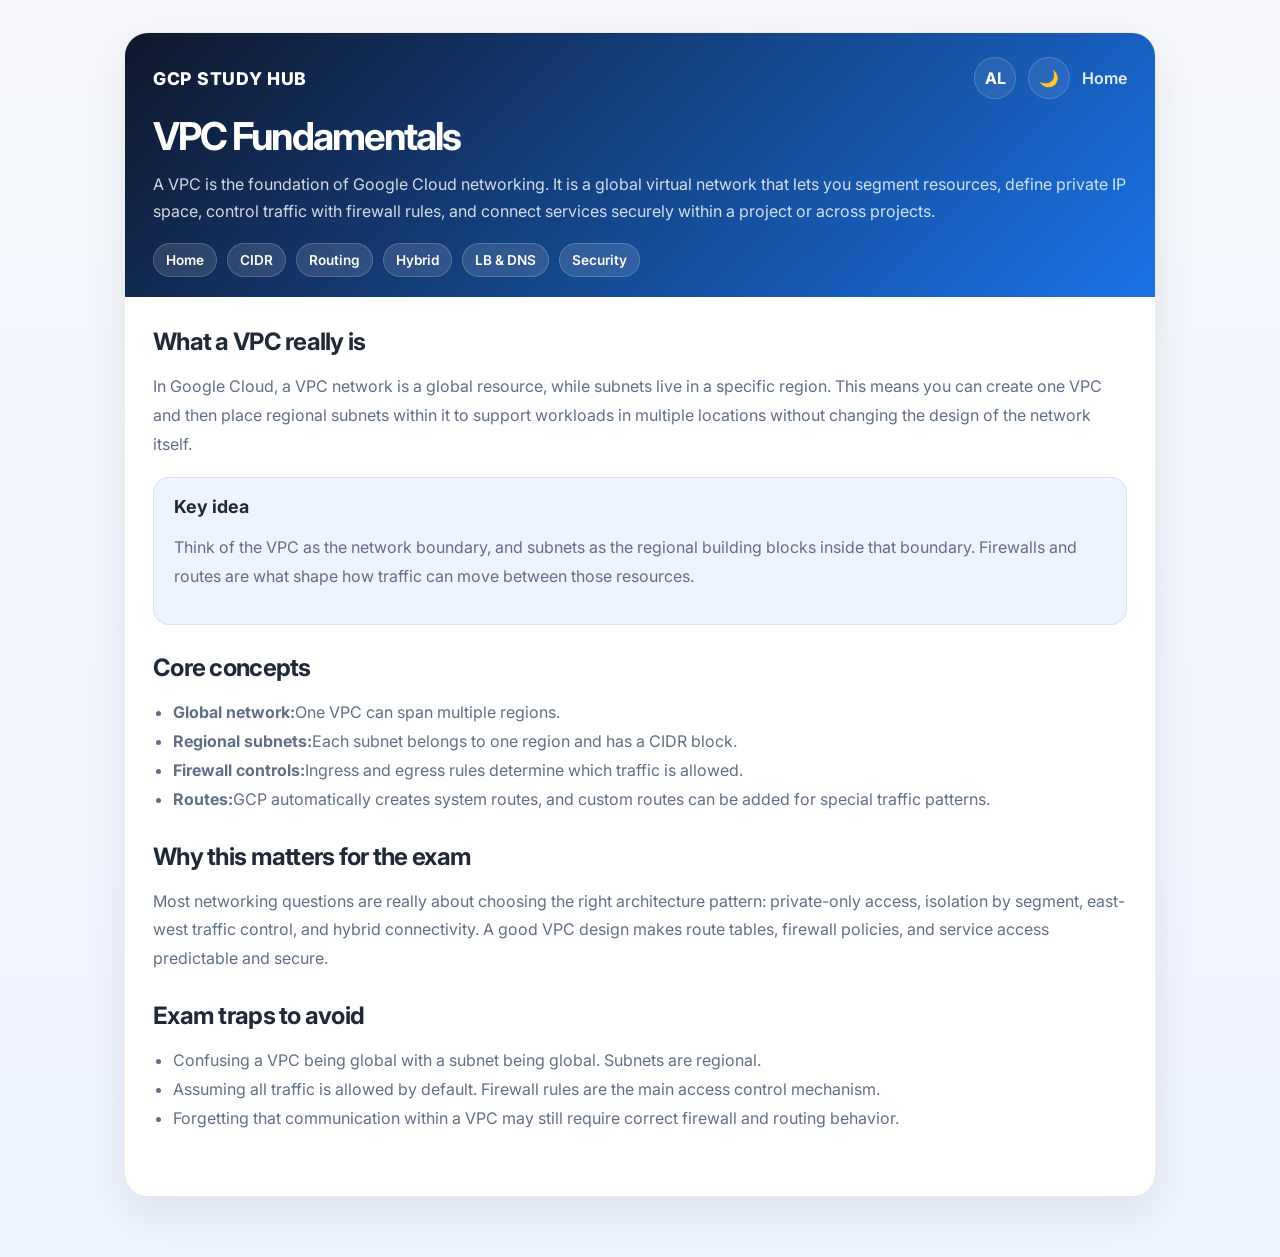
<file: topics/vpc-fundamentals.html>
<!DOCTYPE html>
<html lang="en">
  <head>
    <meta charset="UTF-8" />
    <meta name="viewport" content="width=device-width, initial-scale=1.0" />
    <title>VPC Fundamentals</title>
    <link rel="preconnect" href="https://fonts.googleapis.com" />
    <link rel="preconnect" href="https://fonts.gstatic.com" crossorigin />
    <link href="https://fonts.googleapis.com/css2?family=Inter:wght@400;500;600;700;800&display=swap" rel="stylesheet" />
    <link rel="icon" type="image/svg+xml" href="../favicon.svg" />
    <link rel="stylesheet" href="../styles.css" />
  </head>
  <body>
    <div class="topic-page">
      <div class="topic-shell">
        <header class="topic-header">
          <nav class="topbar">
            <div class="brand">GCP Study Hub</div>
            <div class="nav-actions">
              <button id="languageToggle" class="language-toggle" type="button" aria-label="Switch language">AL</button>
              <button id="themeToggle" class="theme-toggle" type="button" aria-label="Toggle dark mode">🌙</button>
              <a href="../index.html" data-i18n="backToDashboard">Back to dashboard</a>
            </div>
          </nav>
          <h1>VPC Fundamentals</h1>
          <p>A VPC is the foundation of Google Cloud networking. It is a global virtual network that lets you segment resources, define private IP space, control traffic with firewall rules, and connect services securely within a project or across projects.</p>
          <div class="topic-nav">
            <a href="../index.html">Home</a>
            <a href="cidr-subnet-design.html">CIDR</a>
            <a href="routing-firewall.html">Routing</a>
            <a href="hybrid-connectivity.html">Hybrid</a>
            <a href="load-balancing-dns.html">LB & DNS</a>
            <a href="security-monitoring.html">Security</a>
          </div>
        </header>

        <article class="topic-content">
          <section>
            <h2>What a VPC really is</h2>
            <p>In Google Cloud, a VPC network is a global resource, while subnets live in a specific region. This means you can create one VPC and then place regional subnets within it to support workloads in multiple locations without changing the design of the network itself.</p>
            <div class="topic-box">
              <h3>Key idea</h3>
              <p>Think of the VPC as the network boundary, and subnets as the regional building blocks inside that boundary. Firewalls and routes are what shape how traffic can move between those resources.</p>
            </div>
          </section>

          <section>
            <h2>Core concepts</h2>
            <ul>
              <li><strong>Global network:</strong> One VPC can span multiple regions.</li>
              <li><strong>Regional subnets:</strong> Each subnet belongs to one region and has a CIDR block.</li>
              <li><strong>Firewall controls:</strong> Ingress and egress rules determine which traffic is allowed.</li>
              <li><strong>Routes:</strong> GCP automatically creates system routes, and custom routes can be added for special traffic patterns.</li>
            </ul>
          </section>

          <section>
            <h2>Why this matters for the exam</h2>
            <p>Most networking questions are really about choosing the right architecture pattern: private-only access, isolation by segment, east-west traffic control, and hybrid connectivity. A good VPC design makes route tables, firewall policies, and service access predictable and secure.</p>
          </section>

          <section>
            <h2>Exam traps to avoid</h2>
            <ul>
              <li>Confusing a VPC being global with a subnet being global. Subnets are regional.</li>
              <li>Assuming all traffic is allowed by default. Firewall rules are the main access control mechanism.</li>
              <li>Forgetting that communication within a VPC may still require correct firewall and routing behavior.</li>
            </ul>
          </section>
        </article>
      </div>
    </div>

    <script src="../script.js"></script>
  </body>
</html>
</file>
<file: styles.css>
:root {
  --bg: #f5f7fb;
  --panel: #ffffff;
  --panel-alt: #eef4ff;
  --primary: #1a73e8;
  --primary-dark: #0d47a1;
  --primary-soft: rgba(26, 115, 232, 0.12);
  --accent: #34a853;
  --text: #1f2937;
  --muted: #5f6f86;
  --border: rgba(15, 23, 42, 0.08);
  --shadow: 0 18px 45px rgba(31, 41, 55, 0.08);
  --success: #1e8e3e;
  --warning: #fbbc04;
  --danger: #d93025;
}

body.dark-mode {
  --bg: #0f172a;
  --panel: #111827;
  --panel-alt: #172033;
  --primary: #60a5fa;
  --primary-dark: #bfdbfe;
  --primary-soft: rgba(96, 165, 250, 0.18);
  --accent: #34a853;
  --text: #e5edf9;
  --muted: #a8b3c7;
  --border: rgba(148, 163, 184, 0.16);
  --shadow: 0 18px 45px rgba(2, 6, 23, 0.32);
  --success: #4ade80;
  --warning: #fbbf24;
  --danger: #f87171;
}

* {
  box-sizing: border-box;
}

html {
  scroll-behavior: smooth;
}

body {
  margin: 0;
  font-family: "Inter", sans-serif;
  background: linear-gradient(180deg, var(--bg) 0%, #edf3ff 100%);
  color: var(--text);
  transition: background 0.2s ease, color 0.2s ease;
}

body.dark-mode {
  background: linear-gradient(180deg, var(--bg) 0%, #0b1120 100%);
}

img {
  max-width: 100%;
  display: block;
}

button,
a {
  font: inherit;
}

.hero {
  background: linear-gradient(135deg, #0f172a 0%, #1a73e8 100%);
  color: #fff;
  padding: 24px 24px 56px;
}

.topbar {
  max-width: 1180px;
  margin: 0 auto;
  display: flex;
  align-items: center;
  justify-content: space-between;
  gap: 16px;
}

.brand {
  font-size: 1.1rem;
  font-weight: 800;
  letter-spacing: 0.04em;
  text-transform: uppercase;
}

.nav-actions {
  display: flex;
  align-items: center;
  gap: 12px;
}

.topbar a {
  color: rgba(255, 255, 255, 0.9);
  text-decoration: none;
  font-weight: 600;
}

.theme-toggle,
.language-toggle {
  width: 42px;
  height: 42px;
  border-radius: 50%;
  border: 1px solid rgba(255, 255, 255, 0.18);
  background: rgba(255, 255, 255, 0.08);
  color: #fff;
  cursor: pointer;
  font-weight: 700;
}

.hero-inner {
  max-width: 1180px;
  margin: 42px auto 0;
  display: grid;
  grid-template-columns: minmax(0, 1.6fr) minmax(280px, 0.8fr);
  gap: 28px;
  align-items: center;
}

.hero-copy h1 {
  margin: 14px 0 12px;
  font-size: clamp(2.2rem, 4vw, 4rem);
  line-height: 1.06;
  letter-spacing: -0.05em;
}

.hero-copy p {
  max-width: 680px;
  margin: 0;
  color: rgba(255, 255, 255, 0.82);
  font-size: 1.08rem;
  line-height: 1.7;
}

.eyebrow,
.small-tag {
  display: inline-flex;
  align-items: center;
  padding: 7px 12px;
  border-radius: 999px;
  background: rgba(255, 255, 255, 0.12);
  border: 1px solid rgba(255, 255, 255, 0.18);
  font-size: 0.8rem;
  font-weight: 700;
  letter-spacing: 0.08em;
  text-transform: uppercase;
}

.hero-actions {
  display: flex;
  flex-wrap: wrap;
  gap: 14px;
  margin-top: 28px;
}

.button,
.link-button,
.filter {
  display: inline-flex;
  align-items: center;
  justify-content: center;
  text-decoration: none;
  border-radius: 12px;
  cursor: pointer;
  transition: transform 0.2s ease, box-shadow 0.2s ease;
  border: none;
}

.button {
  padding: 14px 18px;
  font-weight: 700;
}

.button.small {
  padding: 10px 14px;
  font-size: 0.9rem;
}

.button:hover,
.link-button:hover,
.filter:hover,
.theme-toggle:hover {
  transform: translateY(-1px);
}

.button.primary {
  background: #fff;
  color: var(--primary-dark);
  box-shadow: 0 10px 24px rgba(15, 23, 42, 0.12);
}

.button.secondary {
  background: rgba(255, 255, 255, 0.08);
  color: #fff;
  border: 1px solid rgba(255, 255, 255, 0.18);
}

.hero-card {
  background: rgba(255, 255, 255, 0.1);
  border: 1px solid rgba(255, 255, 255, 0.15);
  border-radius: 18px;
  padding: 22px 22px 18px;
  backdrop-filter: blur(8px);
}

.hero-card h3 {
  margin-top: 0;
  margin-bottom: 18px;
  font-size: 1.2rem;
}

.hero-card ul {
  list-style: none;
  padding: 0;
  margin: 0 0 18px;
  display: grid;
  gap: 10px;
  color: rgba(255, 255, 255, 0.9);
}

.hero-card li {
  padding-bottom: 6px;
  border-bottom: 1px solid rgba(255, 255, 255, 0.12);
}

.link-button {
  padding: 11px 14px;
  border-radius: 10px;
  background: rgba(255, 255, 255, 0.08);
  border: 1px solid rgba(255, 255, 255, 0.2);
  color: #fff;
  font-weight: 600;
}

.container {
  max-width: 1180px;
  margin: 0 auto;
  padding: 48px 24px 32px;
}

.section + .section {
  margin-top: 12px;
}

.section-title {
  display: flex;
  align-items: end;
  justify-content: space-between;
  gap: 20px;
  margin-bottom: 24px;
}

.section-title.compact {
  margin-bottom: 18px;
}

.section-title h2 {
  margin: 16px 0 0;
  font-size: clamp(1.8rem, 2vw, 2.5rem);
  letter-spacing: -0.04em;
}

.with-actions {
  align-items: center;
}

.dashboard-grid {
  display: grid;
  grid-template-columns: repeat(2, minmax(0, 1fr));
  gap: 20px;
}

.summary-panel,
.practice-panel,
.card,
.resource-card {
  background: var(--panel);
  border: 1px solid var(--border);
  border-radius: 18px;
  box-shadow: var(--shadow);
}

.summary-panel {
  padding: 22px;
}

.progress-ring-wrap {
  display: flex;
  justify-content: center;
  margin-bottom: 20px;
}

.progress-ring {
  width: 120px;
  height: 120px;
  border-radius: 50%;
  display: grid;
  place-items: center;
  font-weight: 800;
  background: conic-gradient(var(--primary) 0deg, var(--primary) 0deg, rgba(148, 163, 184, 0.18) 0deg);
  position: relative;
}

.progress-ring::before {
  content: "";
  position: absolute;
  width: 86px;
  height: 86px;
  border-radius: 50%;
  background: var(--panel);
}

.progress-ring span {
  position: relative;
  z-index: 1;
  font-size: 1.05rem;
}

.stat-row,
.question-bank-meta {
  display: grid;
  grid-template-columns: repeat(2, minmax(0, 1fr));
  gap: 12px;
}

.stat-row div,
.question-bank-meta div {
  background: var(--panel-alt);
  border: 1px solid var(--border);
  border-radius: 12px;
  padding: 12px;
  display: flex;
  flex-direction: column;
  gap: 6px;
  min-height: 80px;
}

.stat-row strong,
.question-bank-meta strong {
  font-size: 1.6rem;
}

.stat-row span,
.question-bank-meta span {
  color: var(--muted);
  font-size: 0.88rem;
}

.exam-actions {
  display: flex;
  flex-wrap: wrap;
  gap: 10px;
  margin-top: 18px;
}

.button.primary:not(.secondary) {
  background: var(--primary);
  color: #fff;
}

.button.secondary:not(.primary) {
  background: var(--panel-alt);
  color: var(--text);
  border: 1px solid var(--border);
}

.roadmap-grid,
.resource-grid {
  display: grid;
  grid-template-columns: repeat(3, minmax(0, 1fr));
  gap: 20px;
}

.roadmap {
  padding: 22px;
}

.roadmap span {
  display: inline-flex;
  align-items: center;
  justify-content: center;
  width: 42px;
  height: 42px;
  border-radius: 12px;
  background: var(--primary-soft);
  color: var(--primary);
  font-size: 0.9rem;
  font-weight: 800;
}

.roadmap h3 {
  margin: 16px 0 10px;
  font-size: 1.2rem;
}

.roadmap p {
  margin: 0;
  line-height: 1.7;
  color: var(--muted);
}

.checklist {
  display: grid;
  grid-template-columns: repeat(2, minmax(0, 1fr));
  gap: 14px;
}

.checklist-item {
  display: flex;
  align-items: center;
  gap: 12px;
  background: var(--panel);
  border: 1px solid var(--border);
  border-radius: 14px;
  padding: 14px 16px;
  box-shadow: var(--shadow);
}

.checklist-item input {
  width: 18px;
  height: 18px;
  accent-color: var(--primary);
}

.checklist-item label {
  line-height: 1.5;
  cursor: pointer;
}

.checklist-item.checked {
  border-color: rgba(52, 168, 83, 0.4);
  background: rgba(52, 168, 83, 0.04);
}

.priority-list {
  display: grid;
  gap: 14px;
}

.priority-item {
  display: grid;
  grid-template-columns: 134px 1fr;
  gap: 12px;
  align-items: center;
  background: var(--panel);
  color: var(--text);
  border: 1px solid var(--border);
  border-radius: 16px;
  padding: 18px 20px;
  text-decoration: none;
  box-shadow: var(--shadow);
}

.priority-date {
  display: inline-flex;
  align-items: center;
  justify-content: center;
  padding: 8px 12px;
  border-radius: 999px;
  background: var(--primary-soft);
  color: var(--primary);
  font-weight: 700;
  font-size: 0.82rem;
}

.priority-item strong {
  display: block;
  margin-bottom: 4px;
  line-height: 1.5;
}

.priority-item small {
  color: var(--muted);
}

.filters {
  display: flex;
  flex-wrap: wrap;
  gap: 10px;
}

.whitepaper-toolbar {
  display: flex;
  flex-wrap: wrap;
  align-items: center;
  justify-content: space-between;
  gap: 12px;
  margin-bottom: 18px;
}

.whitepaper-search {
  min-width: min(100%, 300px);
  flex: 1 1 260px;
  border: 1px solid var(--border);
  background: var(--panel);
  color: var(--text);
  border-radius: 12px;
  padding: 10px 12px;
  font: inherit;
}

.filter {
  border: 1px solid var(--border);
  background: var(--panel);
  color: var(--text);
  padding: 10px 14px;
  font-weight: 600;
}

.filter.active {
  background: var(--primary);
  border-color: var(--primary);
  color: #fff;
}

.resource-card {
  padding: 18px 18px 16px;
  display: flex;
  flex-direction: column;
  gap: 10px;
}

.resource-type {
  display: inline-flex;
  align-self: flex-start;
  border-radius: 999px;
  background: #edf3ff;
  color: var(--primary-dark);
  padding: 7px 10px;
  font-size: 0.75rem;
  font-weight: 700;
  letter-spacing: 0.04em;
  text-transform: uppercase;
}

body.dark-mode .resource-type {
  background: rgba(96, 165, 250, 0.12);
  color: var(--primary);
}

.resource-card h3 {
  margin: 0;
  font-size: 1.08rem;
  line-height: 1.5;
}

.resource-card p {
  margin: 0;
  color: var(--muted);
}

.resource-card a {
  margin-top: auto;
  color: var(--primary);
  text-decoration: none;
  font-weight: 700;
}

.resource-card.hidden {
  display: none;
}

.whitepaper-list {
  display: grid;
  grid-template-columns: repeat(auto-fit, minmax(260px, 1fr));
  gap: 18px;
}

.whitepaper-card {
  position: relative;
  background: linear-gradient(180deg, rgba(255,255,255,0.98), rgba(247,250,255,0.96));
  border: 1px solid rgba(148, 163, 184, 0.22);
  border-radius: 18px;
  box-shadow: 0 10px 28px rgba(15, 23, 42, 0.06);
  padding: 18px 18px 16px;
  display: flex;
  flex-direction: column;
  gap: 12px;
  min-height: 220px;
  transition: transform 0.2s ease, box-shadow 0.2s ease, border-color 0.2s ease;
}

.whitepaper-card:hover {
  transform: translateY(-2px);
  box-shadow: 0 16px 34px rgba(15, 23, 42, 0.09);
  border-color: rgba(59, 130, 246, 0.28);
}

body.dark-mode .whitepaper-card {
  background: linear-gradient(180deg, rgba(15, 23, 42, 0.96), rgba(17, 24, 39, 0.94));
  box-shadow: 0 14px 32px rgba(2, 6, 23, 0.38);
}

.whitepaper-meta {
  display: flex;
  align-items: center;
  justify-content: space-between;
  gap: 10px;
}

.whitepaper-badge {
  display: inline-flex;
  align-items: center;
  align-self: flex-start;
  width: fit-content;
  border-radius: 999px;
  background: var(--primary-soft);
  color: var(--primary);
  padding: 6px 10px;
  font-size: 0.72rem;
  font-weight: 800;
  letter-spacing: 0.05em;
  text-transform: uppercase;
}

.whitepaper-format {
  color: var(--muted);
  font-size: 0.72rem;
  font-weight: 700;
  letter-spacing: 0.04em;
  text-transform: uppercase;
}

.whitepaper-card h3 {
  margin: 0;
  font-size: 1.08rem;
  line-height: 1.5;
  letter-spacing: -0.02em;
  min-height: 72px;
}

.whitepaper-card p {
  margin: 0;
  color: var(--muted);
  line-height: 1.7;
  font-size: 0.94rem;
  flex: 1;
}

.whitepaper-card a {
  margin-top: auto;
  display: inline-flex;
  align-items: center;
  justify-content: center;
  padding: 10px 14px;
  background: rgba(59, 130, 246, 0.08);
  border: 1px solid rgba(59, 130, 246, 0.14);
  color: var(--primary);
  text-decoration: none;
  border-radius: 10px;
  font-weight: 700;
  transition: all 0.2s ease;
}

.whitepaper-card a:hover {
  background: var(--primary-soft);
  border-color: var(--primary-soft);
}

.topic-grid {
  display: grid;
  grid-template-columns: repeat(3, minmax(0, 1fr));
  gap: 20px;
}

.topic-card {
  display: flex;
  flex-direction: column;
  gap: 10px;
  padding: 20px 18px;
  background: var(--panel);
  border: 1px solid var(--border);
  border-radius: 18px;
  box-shadow: var(--shadow);
  color: var(--text);
  text-decoration: none;
}

.topic-card span {
  display: inline-flex;
  width: fit-content;
  border-radius: 999px;
  background: var(--primary-soft);
  color: var(--primary);
  padding: 7px 10px;
  font-size: 0.72rem;
  font-weight: 800;
  letter-spacing: 0.08em;
  text-transform: uppercase;
}

.topic-card strong {
  font-size: 1.2rem;
}

.topic-card small {
  color: var(--muted);
  line-height: 1.6;
}

.study-flow {
  display: grid;
  grid-template-columns: repeat(3, minmax(0, 1fr));
  gap: 20px;
}

.flow-card {
  display: flex;
  flex-direction: column;
  gap: 10px;
  padding: 22px 18px;
  background: var(--panel);
  border: 1px solid var(--border);
  border-radius: 18px;
  box-shadow: var(--shadow);
}

.flow-card span {
  display: inline-flex;
  width: fit-content;
  border-radius: 999px;
  background: var(--primary-soft);
  color: var(--primary);
  padding: 7px 10px;
  font-size: 0.72rem;
  font-weight: 800;
  letter-spacing: 0.08em;
  text-transform: uppercase;
}

.flow-card h3 {
  margin: 0;
  font-size: 1.15rem;
}

.flow-card p {
  margin: 0;
  color: var(--muted);
  line-height: 1.7;
}

.exam-checklist {
  display: grid;
  grid-template-columns: repeat(2, minmax(0, 1fr));
  gap: 14px;
}

.exam-checklist-item {
  display: flex;
  flex-direction: column;
  gap: 6px;
  padding: 14px 16px;
  border: 1px solid var(--border);
  border-radius: 14px;
  background: var(--panel);
  box-shadow: var(--shadow);
}

.exam-checklist-item strong {
  font-size: 0.98rem;
}

.exam-checklist-item span {
  color: var(--muted);
  line-height: 1.6;
}

.deep-dive-grid {
  display: grid;
  grid-template-columns: repeat(3, minmax(0, 1fr));
  gap: 20px;
}

.deep-dive-card {
  display: flex;
  flex-direction: column;
  gap: 10px;
  padding: 20px 18px;
  background: var(--panel);
  border: 1px solid var(--border);
  border-radius: 18px;
  box-shadow: var(--shadow);
  color: var(--text);
  text-decoration: none;
}

.deep-dive-card span {
  display: inline-flex;
  width: fit-content;
  border-radius: 999px;
  background: var(--primary-soft);
  color: var(--primary);
  padding: 7px 10px;
  font-size: 0.72rem;
  font-weight: 800;
  letter-spacing: 0.08em;
  text-transform: uppercase;
}

.deep-dive-card strong {
  font-size: 1.2rem;
}

.deep-dive-card small {
  color: var(--muted);
  line-height: 1.6;
}

.deep-dive-list {
  display: grid;
  gap: 18px;
}

.deep-dive-item {
  background: var(--panel);
  border: 1px solid var(--border);
  border-radius: 18px;
  box-shadow: var(--shadow);
  padding: 22px 20px;
}

.deep-dive-item h3 {
  margin: 0 0 10px;
  font-size: 1.25rem;
}

.deep-dive-item p,
.deep-dive-item li {
  color: var(--muted);
  line-height: 1.75;
}

.deep-dive-item a {
  color: var(--primary);
  text-decoration: none;
  font-weight: 700;
}

.deep-dive-item ul {
  margin: 10px 0 0;
  padding-left: 18px;
}

.topic-page {
  max-width: 1080px;
  margin: 0 auto;
  padding: 32px 24px 60px;
}

.topic-shell {
  background: var(--panel);
  border: 1px solid var(--border);
  border-radius: 24px;
  box-shadow: var(--shadow);
  overflow: hidden;
}

.topic-header {
  background: linear-gradient(135deg, #0f172a 0%, #1a73e8 100%);
  color: #fff;
  padding: 24px 28px 20px;
}

.topic-header h1 {
  margin: 14px 0 12px;
  font-size: clamp(2rem, 3vw, 3rem);
  letter-spacing: -0.05em;
}

.topic-header p {
  margin: 0;
  line-height: 1.7;
  color: rgba(255, 255, 255, 0.82);
}

.topic-nav {
  display: flex;
  flex-wrap: wrap;
  gap: 10px;
  margin-top: 18px;
}

.topic-nav a {
  display: inline-flex;
  align-items: center;
  padding: 8px 12px;
  border-radius: 999px;
  background: rgba(255, 255, 255, 0.12);
  border: 1px solid rgba(255, 255, 255, 0.18);
  color: #fff;
  text-decoration: none;
  font-size: 0.85rem;
  font-weight: 600;
}

.topic-content {
  padding: 30px 28px 36px;
}

.topic-content section {
  margin-bottom: 28px;
}

.topic-content h2 {
  margin: 0 0 12px;
  font-size: 1.5rem;
  letter-spacing: -0.03em;
}

.topic-content h3 {
  margin: 0 0 10px;
  font-size: 1.12rem;
}

.topic-content p,
.topic-content li {
  color: var(--muted);
  line-height: 1.8;
}

.topic-content ul,
.topic-content ol {
  padding-left: 20px;
}

.lab-list {
  display: grid;
  gap: 22px;
}

.lab-card {
  background: var(--panel);
  border: 1px solid var(--border);
  border-radius: 18px;
  padding: 24px 24px 20px;
  box-shadow: var(--shadow);
}

.lab-card h2 {
  margin-top: 0;
  margin-bottom: 10px;
  font-size: clamp(1.3rem, 2vw, 1.8rem);
}

.lab-card h3 {
  margin: 18px 0 10px;
  color: var(--primary);
  font-size: 1.05rem;
}

.difficulty-badge {
  display: inline-flex;
  align-items: center;
  margin: 8px 0 16px;
  border-radius: 999px;
  padding: 6px 10px;
  font-size: 0.75rem;
  font-weight: 700;
  letter-spacing: 0.04em;
  text-transform: uppercase;
}

.difficulty-advanced {
  background: rgba(255, 193, 7, 0.14);
  color: #b67a00;
}

.difficulty-expert {
  background: rgba(220, 53, 69, 0.12);
  color: #b42318;
}

.lab-card ol,
.lab-card ul {
  margin: 0;
  padding-left: 20px;
  line-height: 1.8;
}

.lab-card li + li {
  margin-top: 6px;
}

.topic-tag {
  display: inline-flex;
  align-items: center;
  border-radius: 999px;
  padding: 6px 10px;
  background: var(--primary-soft);
  color: var(--primary-dark);
  font-size: 0.8rem;
  font-weight: 700;
  letter-spacing: 0.04em;
  text-transform: uppercase;
}

.topic-box {
  background: var(--panel-alt);
  border: 1px solid var(--border);
  border-radius: 16px;
  padding: 18px 20px;
  margin-top: 18px;
}

.topic-box h3 {
  margin-top: 0;
}

.practice-panel {
  padding: 24px;
}

.practice-header {
  display: flex;
  align-items: center;
  justify-content: space-between;
  gap: 12px;
  margin-bottom: 18px;
}

.practice-meta {
  display: flex;
  align-items: center;
  gap: 12px;
  color: var(--muted);
  font-weight: 600;
}

.practice-meta span {
  border-radius: 999px;
  background: var(--primary-soft);
  color: var(--primary);
  padding: 6px 10px;
}

.practice-actions,
.exam-nav,
.exam-advanced-controls {
  display: flex;
  gap: 10px;
  flex-wrap: wrap;
}

.exam-advanced-controls {
  margin-top: 14px;
  align-items: end;
}

.exam-domain-control {
  display: flex;
  flex-direction: column;
  gap: 6px;
  color: var(--muted);
  font-size: 0.8rem;
  font-weight: 700;
}

.exam-domain-control select {
  border: 1px solid var(--border);
  border-radius: 10px;
  background: var(--panel);
  color: var(--text);
  padding: 10px 12px;
  min-width: 220px;
}

#hardModeBtn.is-active {
  border-color: rgba(249, 115, 22, 0.6);
  background: rgba(249, 115, 22, 0.12);
  color: var(--text);
}

.question-progress {
  width: 100%;
  height: 10px;
  background: rgba(148, 163, 184, 0.18);
  border-radius: 999px;
  overflow: hidden;
  margin-bottom: 18px;
}

#progressBar {
  height: 100%;
  width: 0%;
  background: linear-gradient(90deg, var(--primary), #4f9cff);
  border-radius: inherit;
  transition: width 0.25s ease;
}

.question-card {
  background: var(--panel-alt);
  border: 1px solid var(--border);
  border-radius: 16px;
  padding: 22px;
}

.question-card h3 {
  margin: 0 0 18px;
  font-size: clamp(1.2rem, 2vw, 1.7rem);
  line-height: 1.5;
}

.question-card .question-meta {
  display: flex;
  justify-content: space-between;
  align-items: center;
  gap: 12px;
  margin-bottom: 14px;
  color: var(--muted);
  font-size: 0.9rem;
}

.answers {
  display: grid;
  gap: 12px;
  margin-top: 18px;
}

.answer-option {
  width: 100%;
  display: flex;
  align-items: center;
  gap: 12px;
  background: var(--panel);
  border: 1px solid var(--border);
  border-radius: 12px;
  padding: 12px 14px;
  text-align: left;
  color: var(--text);
  cursor: pointer;
}

.answer-option.correct {
  border-color: rgba(30, 142, 62, 0.45);
  background: rgba(30, 142, 62, 0.08);
}

.answer-option.wrong {
  border-color: rgba(217, 48, 37, 0.45);
  background: rgba(217, 48, 37, 0.08);
}

.answer-option.selected {
  border-color: var(--primary);
  box-shadow: 0 0 0 2px rgba(26, 115, 232, 0.12);
}

.answer-label {
  width: 26px;
  height: 26px;
  border-radius: 50%;
  display: inline-flex;
  align-items: center;
  justify-content: center;
  font-size: 0.8rem;
  background: rgba(148, 163, 184, 0.15);
  color: var(--muted);
  font-weight: 700;
}

.answer-option.correct .answer-label,
.answer-option.wrong .answer-label {
  color: #fff;
}

.answer-option.correct .answer-label {
  background: var(--success);
}

.answer-option.wrong .answer-label {
  background: var(--danger);
}

.explanation {
  margin-top: 18px;
  padding: 16px 18px;
  background: rgba(96, 165, 250, 0.08);
  border-left: 4px solid var(--primary);
  border-radius: 12px;
  color: var(--text);
  line-height: 1.6;
}

.exam-summary {
  margin-top: 22px;
  padding: 24px;
  background: var(--panel-alt);
  border: 1px solid var(--border);
  border-radius: 16px;
}

.exam-summary h3 {
  margin-top: 0;
  margin-bottom: 14px;
}

.exam-summary .score {
  font-size: 2rem;
  font-weight: 800;
  margin-bottom: 8px;
}

.performance-band {
  display: inline-block;
  margin-bottom: 12px;
  padding: 6px 10px;
  border-radius: 999px;
  font-size: 0.8rem;
  font-weight: 700;
  letter-spacing: 0.04em;
  text-transform: uppercase;
  background: rgba(96, 165, 250, 0.1);
  color: var(--primary);
}

.performance-band.strong {
  background: rgba(34, 197, 94, 0.12);
  color: #16a34a;
}

.performance-band.excellent {
  background: rgba(34, 197, 94, 0.12);
  color: #16a34a;
}

.performance-band.borderline {
  background: rgba(250, 204, 21, 0.12);
  color: #b45309;
}

.performance-band.needs-improvement {
  background: rgba(239, 68, 68, 0.12);
  color: #b91c1c;
}

.weak-domains {
  margin: 18px 0;
  padding: 10px 12px;
  border: 1px solid var(--border);
  border-radius: 10px;
  background: rgba(96, 165, 250, 0.05);
  color: var(--muted);
  line-height: 1.5;
}

.domain-breakdown {
  display: grid;
  gap: 12px;
  margin: 20px 0;
}

.domain-score {
  background: var(--panel);
  border: 1px solid var(--border);
  border-radius: 12px;
  padding: 10px 12px;
}

.domain-score-top {
  display: flex;
  justify-content: space-between;
  align-items: center;
  gap: 8px;
  margin-bottom: 8px;
  font-size: 0.9rem;
  color: var(--muted);
}

.domain-score-bar {
  height: 10px;
  background: rgba(148, 163, 184, 0.18);
  border-radius: 999px;
  overflow: hidden;
}

.domain-score-bar span {
  display: block;
  height: 100%;
  border-radius: inherit;
  background: linear-gradient(90deg, var(--primary), #4f9cff);
}

.review-panel {
  margin: 20px 0;
}

.review-panel h4 {
  margin: 0 0 12px;
}

.review-list {
  list-style: none;
  padding: 0;
  margin: 0;
  display: grid;
  gap: 12px;
}

.review-item {
  background: var(--panel);
  border: 1px solid var(--border);
  border-radius: 12px;
  padding: 12px 14px;
}

.review-item.review-correct {
  border-left: 4px solid var(--success);
}

.review-item.review-wrong {
  border-left: 4px solid var(--danger);
}

.review-header {
  display: flex;
  justify-content: space-between;
  gap: 8px;
  margin-bottom: 8px;
  color: var(--muted);
  font-size: 0.8rem;
}

.review-item p {
  margin: 0 0 8px;
  line-height: 1.5;
}

.review-answer-line {
  font-size: 0.9rem;
  color: var(--muted);
}

.hidden {
  display: none !important;
}

.footer {
  padding: 10px 24px 40px;
  text-align: center;
  color: var(--muted);
}

@media (max-width: 920px) {
  .hero-inner,
  .roadmap-grid,
  .resource-grid,
  .dashboard-grid,
  .checklist {
    grid-template-columns: 1fr;
  }

  .section-title {
    flex-direction: column;
    align-items: flex-start;
  }

  .filters {
    width: 100%;
  }
}

@media (max-width: 540px) {
  .topbar,
  .practice-header {
    flex-direction: column;
    align-items: flex-start;
  }

  .priority-item {
    grid-template-columns: 1fr;
  }

  .button,
  .button.small {
    width: 100%;
  }

  .nav-actions {
    width: 100%;
    justify-content: space-between;
  }
}
</file>
